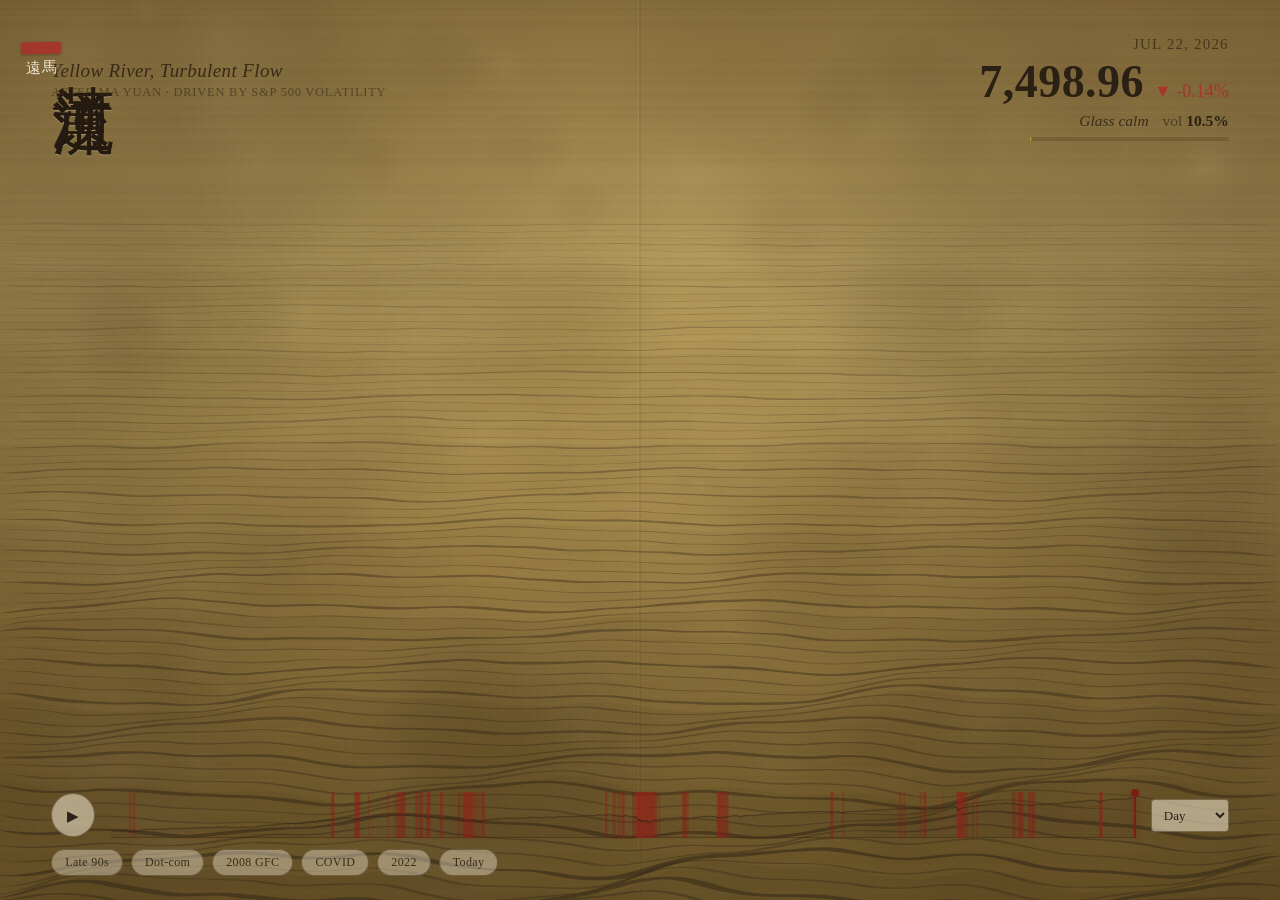
<file: ma-yuan-web/index.html>
<!DOCTYPE html>
<html lang="en">
<head>
<meta charset="utf-8">
<meta name="viewport" content="width=device-width, initial-scale=1">
<title>Yellow River, Turbulent Flow — Ma Yuan × S&P 500</title>
<link rel="stylesheet" href="css/style.css">
</head>
<body>
  <div id="stage">
    <canvas id="sea"></canvas>

    <!-- calligraphic title, top-left, over the open silk -->
    <div class="title">
      <div class="han">黃河逆流</div>
      <div class="seal">馬<br>遠</div>
      <div class="subtitle">Yellow River, Turbulent Flow</div>
      <div class="tagline">after Ma Yuan · driven by S&amp;P 500 volatility</div>
    </div>

    <!-- floating event caption -->
    <div id="event-label"></div>

    <!-- market readout -->
    <div class="readout">
      <div class="r-date" id="m-date">—</div>
      <div class="r-main">
        <span class="r-level" id="m-level">—</span>
        <span class="chg up" id="m-change">—</span>
      </div>
      <div class="r-sea">
        <span id="m-sea">—</span>
        <span class="r-vol">vol <b id="m-vol">—</b></span>
      </div>
      <div class="volgauge"><div id="vol-bar"></div></div>
    </div>

    <!-- transport / timeline -->
    <div class="transport">
      <button id="play" class="play" aria-label="Play">❚❚</button>
      <div class="timeline">
        <canvas id="spark"></canvas>
        <input id="scrub" type="range" value="0">
        <div id="playhead"></div>
      </div>
      <select id="gran" title="Data granularity — how much time each moment reflects">
        <option value="day" selected>Day</option>
        <option value="week">Week</option>
        <option value="month">Month</option>
        <option value="quarter">Quarter</option>
        <option value="year">Year</option>
      </select>
    </div>

    <div id="chips" class="chips"></div>
  </div>

  <script src="js/data.js"></script>
  <script src="js/waves.js"></script>
  <script src="js/app.js"></script>
</body>
</html>
</file>
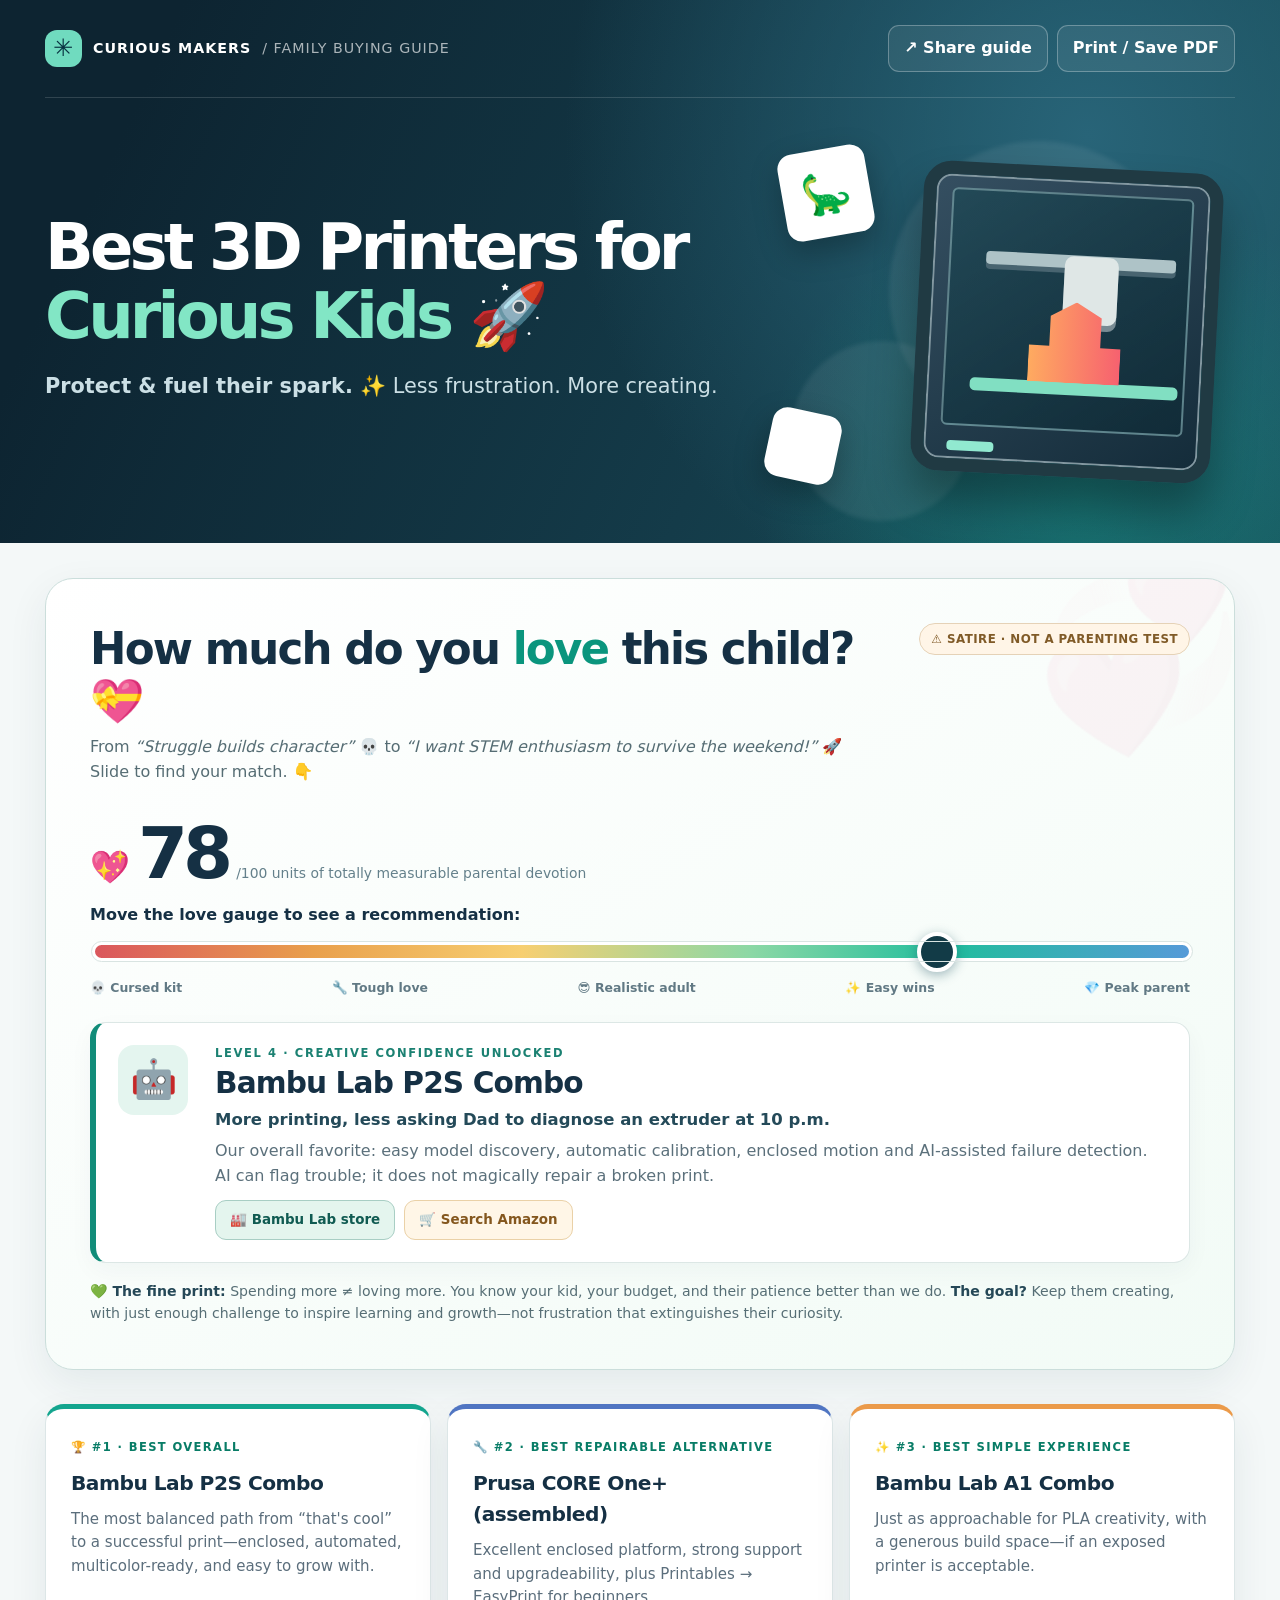
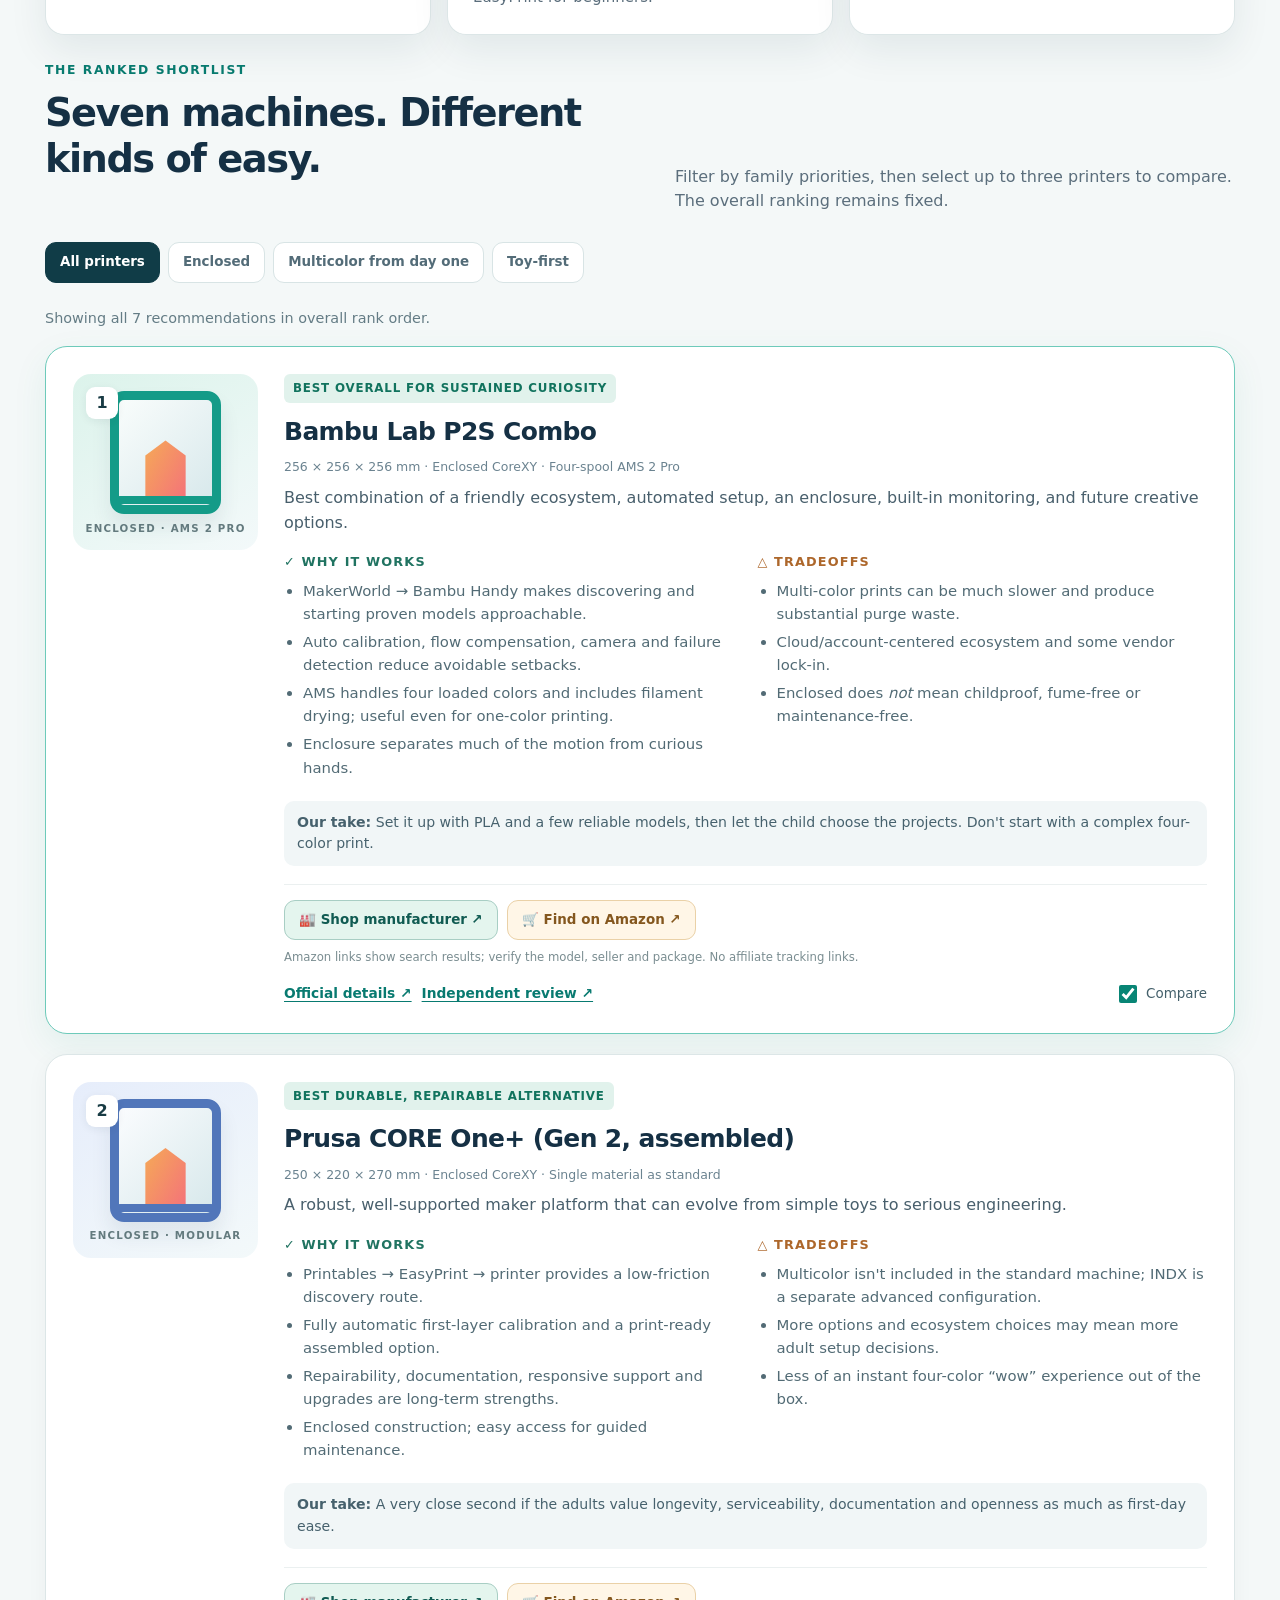
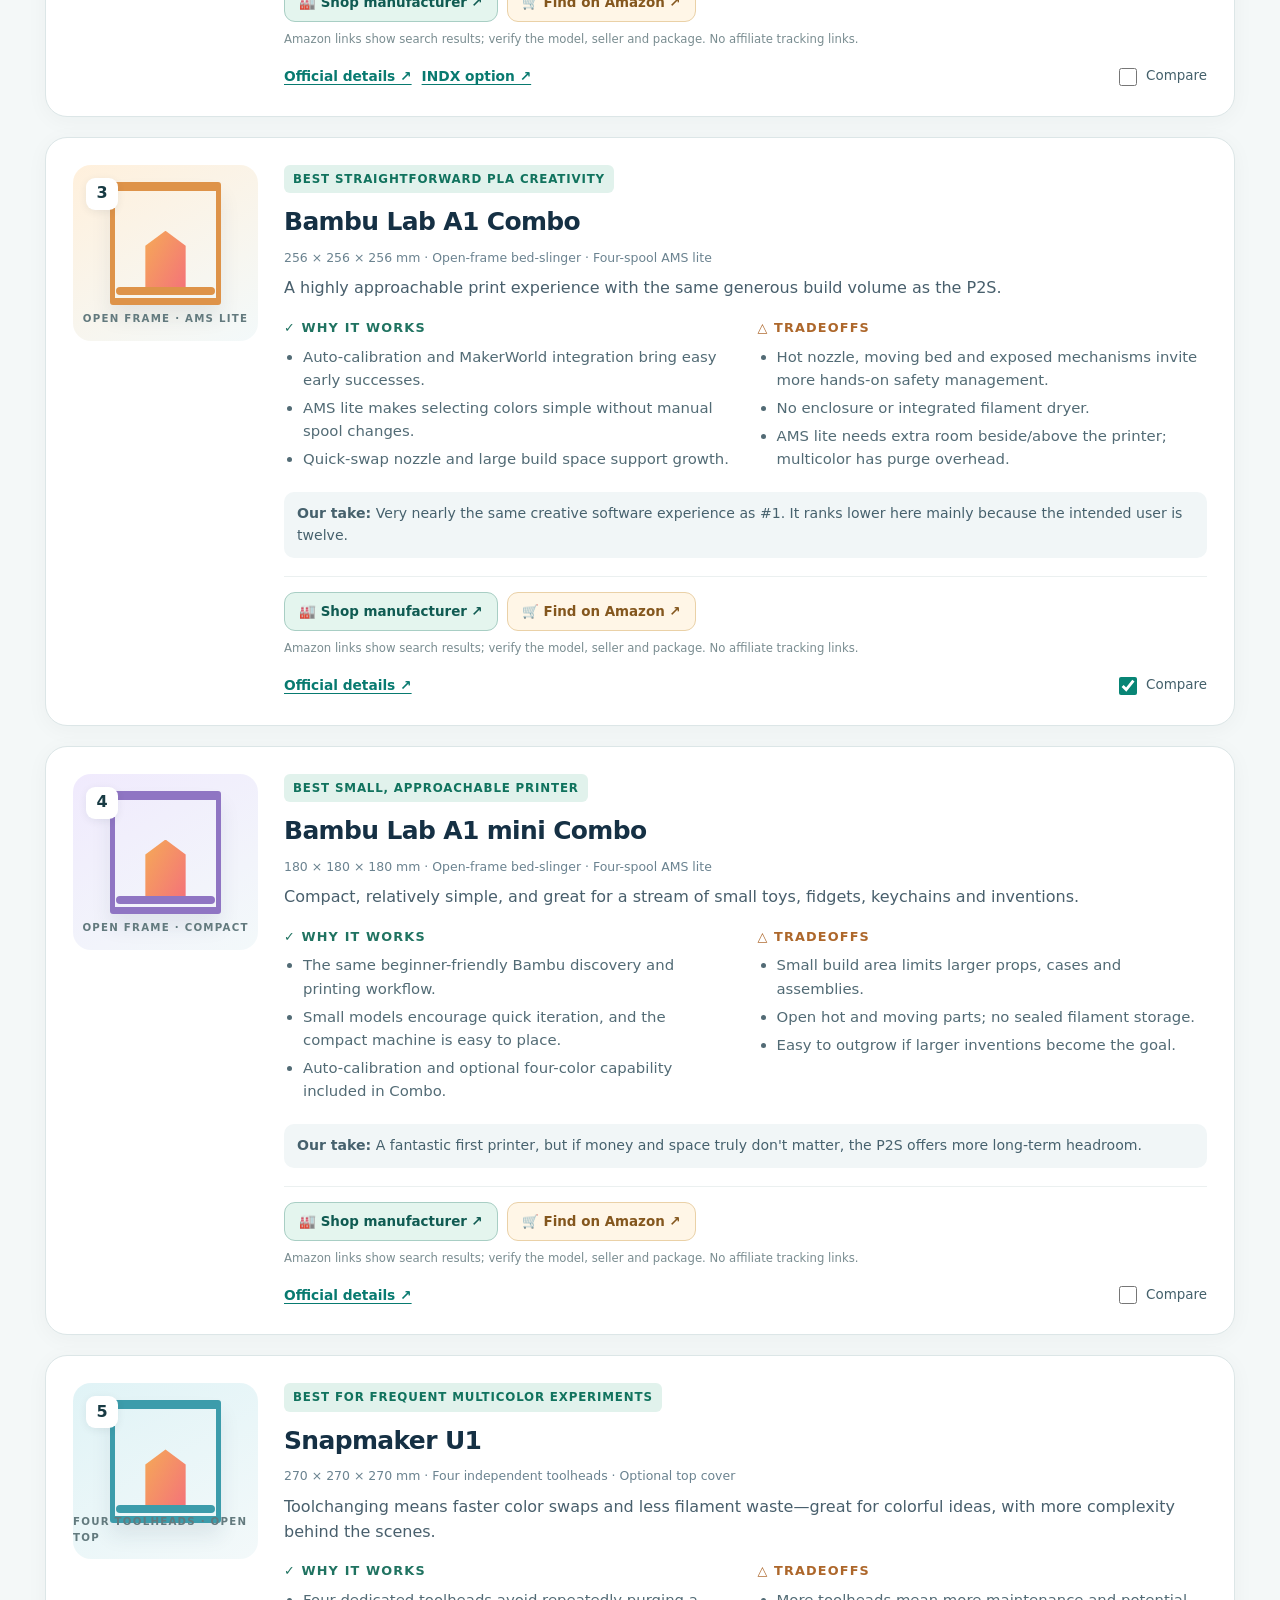
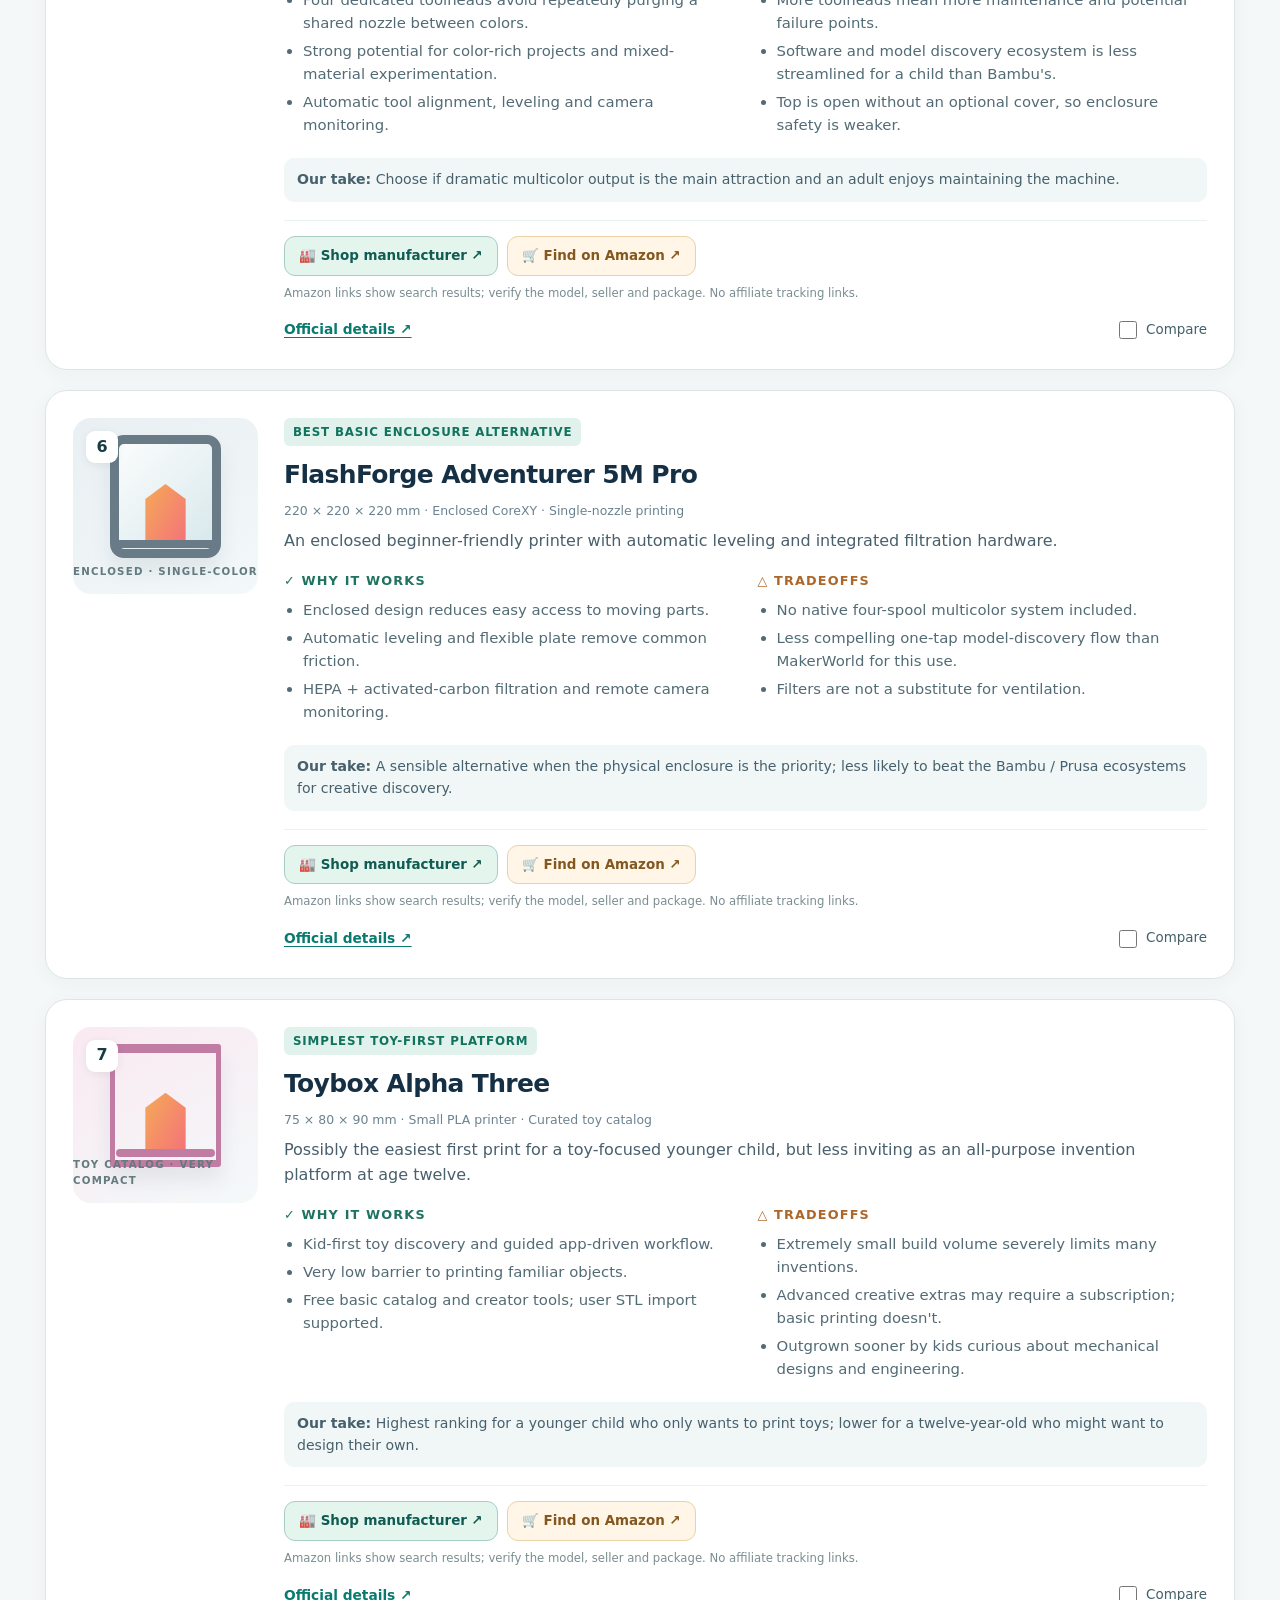
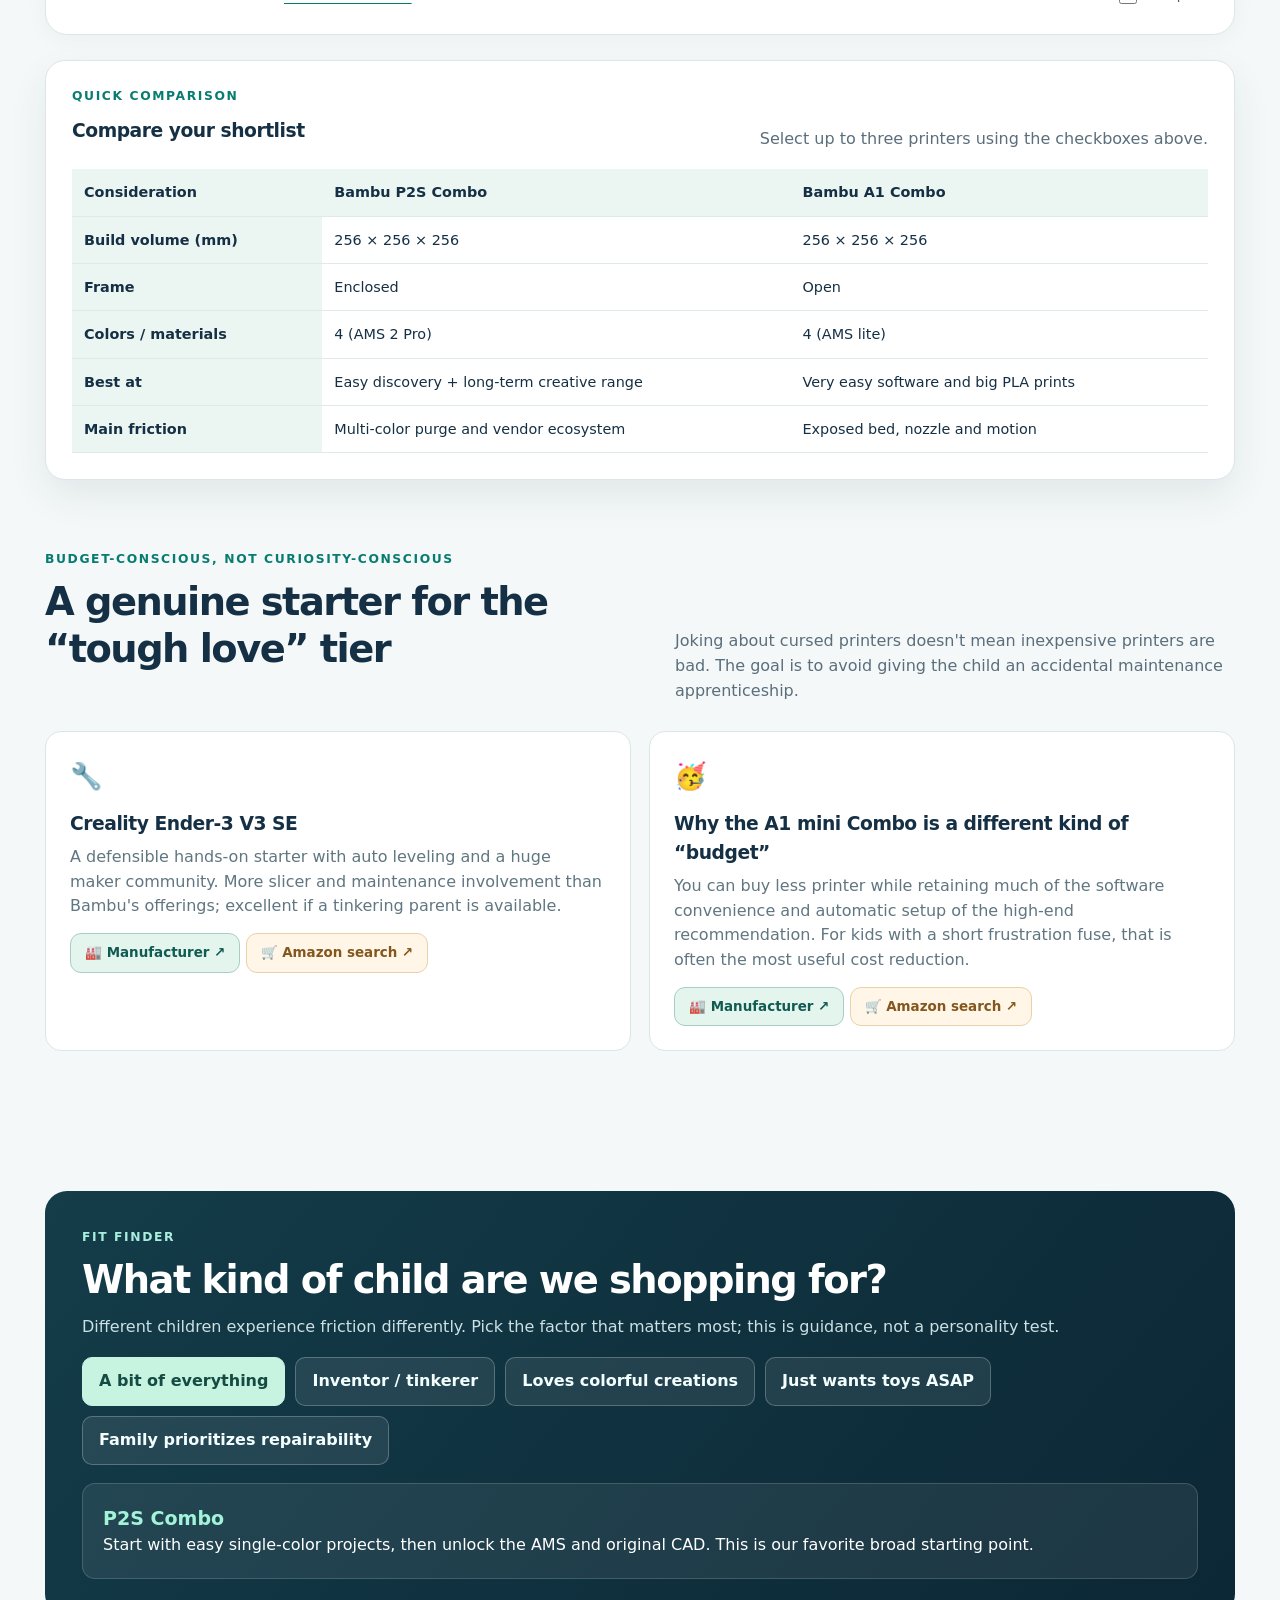
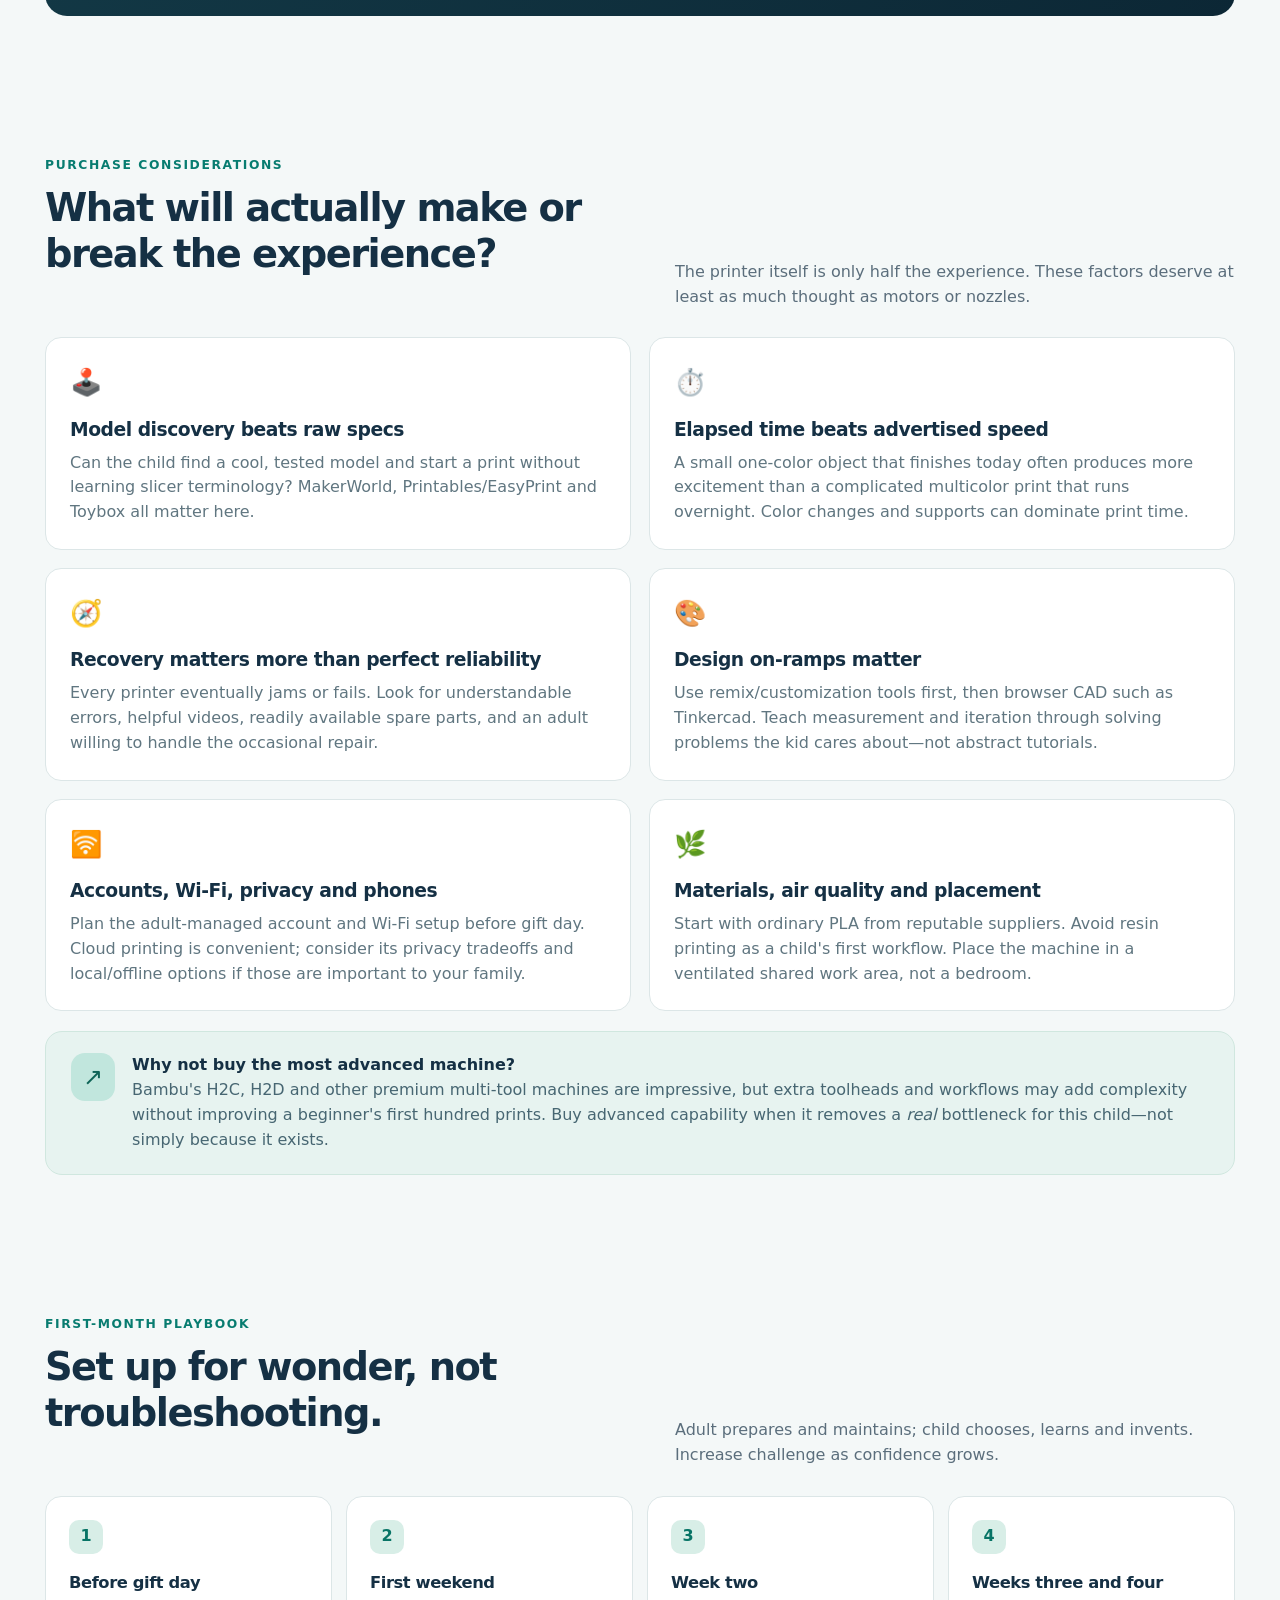
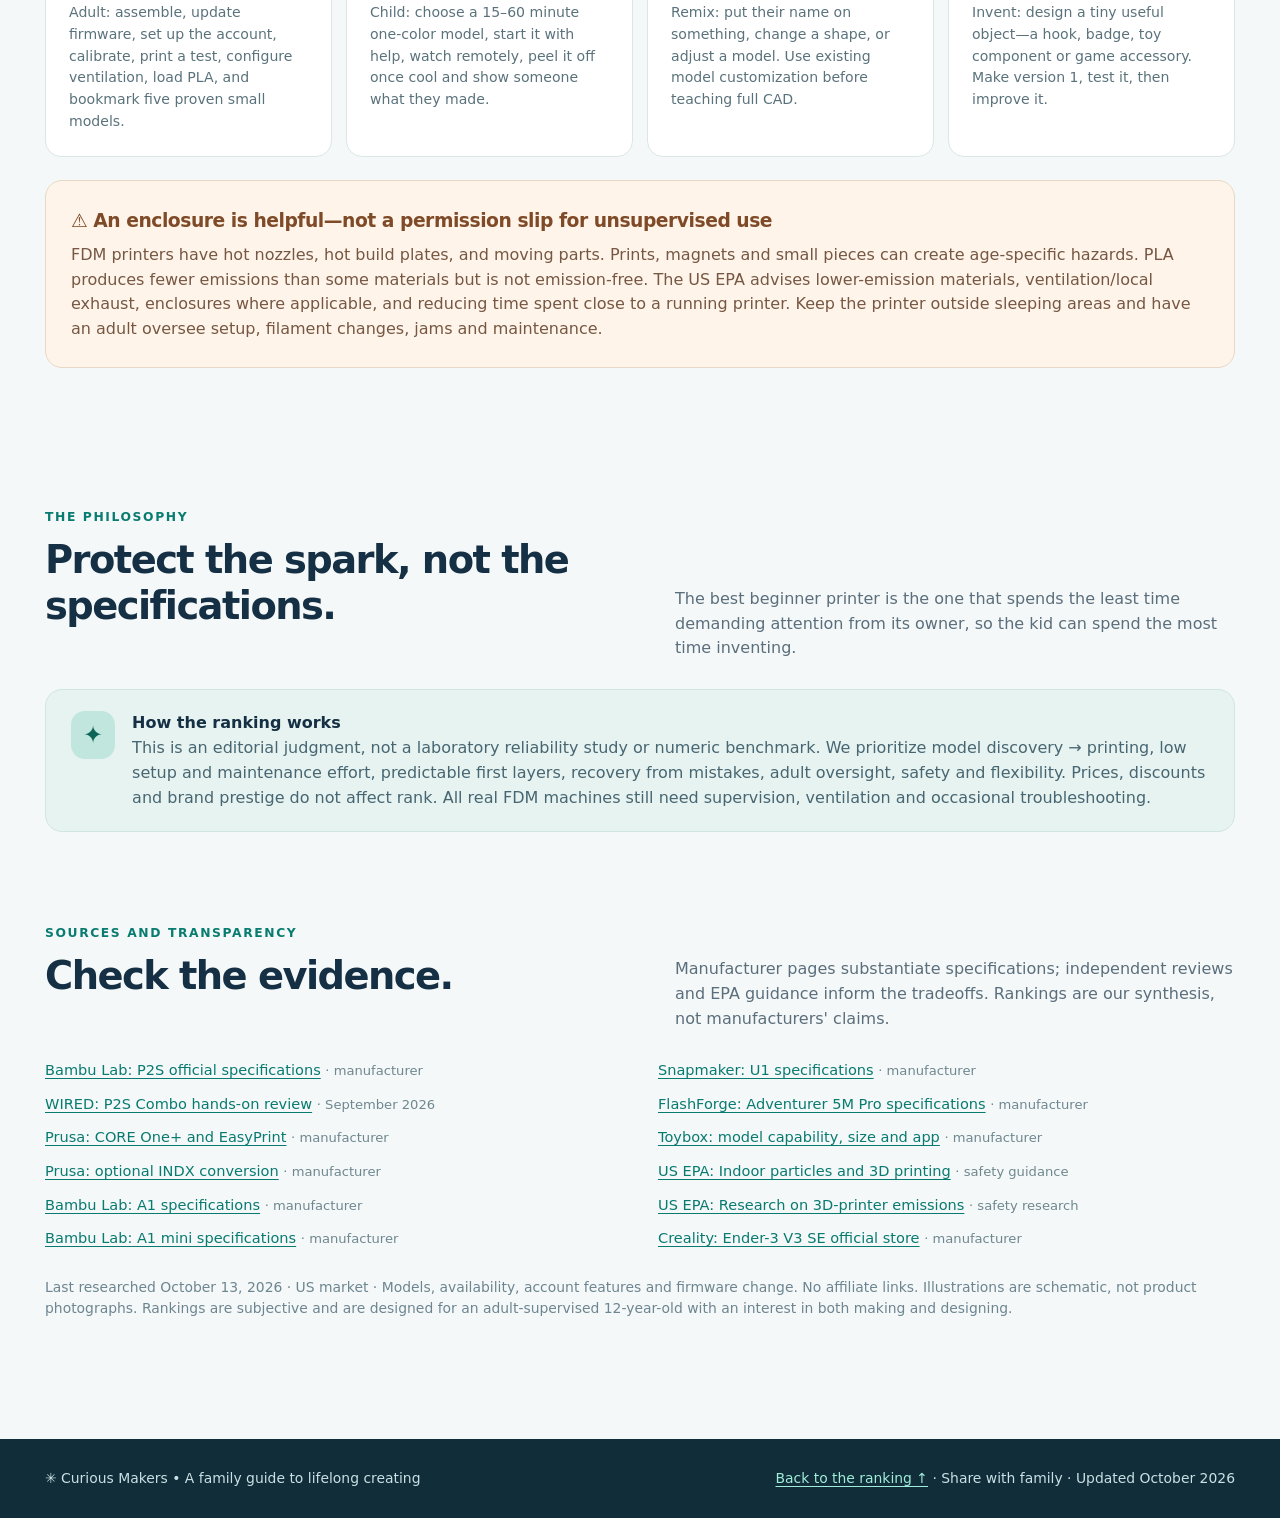
<file: guides/3d-printers-for-curious-kids/index.html>
<!doctype html>
<html lang="en">
<head>
<meta charset="utf-8">
<meta name="viewport" content="width=device-width, initial-scale=1">
<meta name="theme-color" content="#0d2431">
<meta name="description" content="A family-friendly, independently ranked guide to 3D printers that keep a curious 12-year-old creating. Price is intentionally excluded from the ranking.">
<title>Make the idea real • 3D printers for curious kids</title>
<style>
:root{--ink:#153044;--muted:#5b6e7c;--bg:#f4f8f8;--line:#dce6e7;--green:#087c66;--teal:#18b9aa;--orange:#f2a052;--blue:#436ac0;--shadow:0 16px 38px rgba(16,51,63,.08)}
*{box-sizing:border-box}html{scroll-behavior:smooth}body{margin:0;background:var(--bg);color:var(--ink);font:16px/1.55 system-ui,-apple-system,BlinkMacSystemFont,"Segoe UI",sans-serif}a{color:#087a70;text-underline-offset:3px}a:hover{color:#044e49}button,input{font:inherit}button{cursor:pointer}button:focus-visible,a:focus-visible,input:focus-visible{outline:3px solid #ebaa58;outline-offset:3px}h1,h2,h3,h4,p{margin-top:0}h1{font-size:clamp(2.35rem,5vw,4.65rem);letter-spacing:-.06em;line-height:1.07;margin-bottom:20px;max-width:980px}h2{font-size:clamp(1.75rem,3vw,2.45rem);letter-spacing:-.04em;line-height:1.2}h3{letter-spacing:-.025em}.wrap{width:min(1190px,calc(100% - 44px));margin:auto}.hero{background:radial-gradient(circle at 85% 25%,#286478 0,transparent 45%),linear-gradient(115deg,#0d2431 12%,#143b49 60%,#17535b);color:#fff;position:relative;overflow:hidden}.hero:after{content:"";position:absolute;right:-10%;bottom:-280px;width:650px;height:650px;background:radial-gradient(circle,#12b79b50,transparent 70%);pointer-events:none}.topbar{display:flex;justify-content:space-between;align-items:center;gap:14px;padding:25px 0;border-bottom:1px solid #ffffff25;position:relative;z-index:2}.brand{display:flex;align-items:center;gap:11px;font-size:.89rem;font-weight:800;letter-spacing:.07em;text-transform:uppercase}.brandmark{display:grid;place-items:center;background:#70dbbf;color:#093342;width:37px;height:37px;border-radius:12px;font-size:24px}.head-actions{display:flex;gap:9px;flex-wrap:wrap}.ghost,.primary,.secondary,.tab,.compare-button{border-radius:11px;border:1px solid transparent;padding:10px 15px;font-weight:750}.ghost{border-color:#ffffff48;background:#ffffff12;color:white}.ghost:hover{background:#ffffff24}.primary{background:#0d917a;color:white}.primary:hover{background:#0a735f}.secondary{background:#edf7f5;color:#0e7669;border-color:#b8e0d8}.secondary:hover{background:#d9f1eb}.hero-inner{display:grid;grid-template-columns:1.2fr .8fr;align-items:center;gap:48px;padding:43px 0 47px;position:relative;z-index:1}.eyebrow{font-weight:850;text-transform:uppercase;letter-spacing:.16em;font-size:.77rem;color:#80e4d0;margin-bottom:20px}.hero h1 em{font-style:normal;color:#82e6c5}.lede{font-size:clamp(1.05rem,1.8vw,1.3rem);color:#cbdfe5;max-width:730px;line-height:1.56}.hero-badges{display:flex;gap:9px;flex-wrap:wrap;margin-top:28px}.hero-badges span{display:inline-flex;align-items:center;border:1px solid #ffffff32;border-radius:100px;padding:7px 12px;color:#daebed;background:#ffffff0b;font-size:.83rem}.hero-art{position:relative;min-height:355px;isolation:isolate}.orb{position:absolute;border-radius:50%;background:#ffffff12;filter:blur(2px)}.orb.a{width:300px;height:300px;right:10%;top:0}.orb.b{width:180px;height:180px;bottom:-7%;left:3%}.device{position:absolute;top:26px;right:18px;width:300px;height:310px;border:13px solid #203a43;border-radius:28px;background:linear-gradient(145deg,#354f61,#142c3a);box-shadow:0 30px 45px #0005,inset 0 0 0 2px #8297a0;transform:rotate(3deg)}.device::before{content:"";position:absolute;inset:13px 16px 33px;border:2px solid #b5e1e273;border-radius:6px;background:linear-gradient(145deg,#1b4854aa,#102b37cc)}.device::after{content:"";position:absolute;bottom:8px;left:23px;background:#91e9d0;width:47px;height:10px;border-radius:4px}.rail{position:absolute;top:75px;left:53px;width:190px;height:13px;background:#aec3c7;border-radius:4px;box-shadow:0 5px 0 #486470}.head{position:absolute;left:132px;top:76px;width:54px;height:68px;border-radius:9px;background:#dfe7e6;box-shadow:0 6px 0 #788b93;z-index:2}.head::after{content:"";position:absolute;bottom:-13px;left:17px;border-left:11px solid transparent;border-right:11px solid transparent;border-top:16px solid #f2a451}.plate{position:absolute;bottom:69px;left:43px;width:208px;height:13px;border-radius:5px;background:#81dfc2;z-index:2}.model{position:absolute;left:95px;bottom:81px;width:102px;height:81px;clip-path:polygon(5% 100%,5% 55%,25% 55%,25% 18%,50% 0,75% 18%,75% 55%,95% 55%,95% 100%);background:linear-gradient(90deg,#ffaf5f,#f65d70);z-index:3}.sticker{position:absolute;display:grid;place-items:center;background:#fff;border-radius:15px;box-shadow:0 12px 30px #0004;transform:rotate(-10deg);font-size:40px;width:88px;height:88px}.sticker.star{top:8px;left:4px}.sticker.bolt{bottom:15px;left:-10px;transform:rotate(12deg);width:70px;height:70px;font-size:31px}.section{padding:70px 0}.section-head{display:flex;align-items:end;justify-content:space-between;gap:20px;margin-bottom:28px}.section-head p{max-width:560px;color:var(--muted);margin:0}.kicker{text-transform:uppercase;color:#087c70;font-weight:850;letter-spacing:.13em;font-size:.77rem;margin-bottom:10px}.top-picks{display:grid;grid-template-columns:repeat(3,1fr);gap:16px;margin-top:0;margin-bottom:10px;position:relative;z-index:3}.pick{background:white;border:1px solid var(--line);box-shadow:var(--shadow);border-radius:19px;padding:25px}.pick:first-child{border-top:5px solid #13a58e}.pick:nth-child(2){border-top:5px solid #5075c2}.pick:nth-child(3){border-top:5px solid #eb9a49}.pick .small{font-size:.72rem;font-weight:850;letter-spacing:.12em;text-transform:uppercase;color:var(--green)}.pick h3{font-size:1.26rem;margin:9px 0}.pick p{color:var(--muted);margin:0;font-size:.94rem}.method{background:#e7f3f0;border:1px solid #d0e7df;border-radius:17px;padding:21px 25px;display:flex;gap:17px;align-items:start;margin-top:24px}.method-icon{background:#c1e6dd;color:#0e6457;font-size:24px;line-height:1;padding:12px;border-radius:14px}.method p{margin:0;color:#476672}.controls{display:flex;flex-wrap:wrap;gap:8px;margin:0 0 24px}.tab{background:white;color:#536c78;border-color:#d8e4e5;font-size:.84rem;padding:9px 14px}.tab.active{background:#103c47;color:white;border-color:#103c47}.results-note{color:#647c85;font-size:.9rem;margin:0 0 17px}.cards{display:grid;gap:20px}.printer{display:grid;grid-template-columns:185px 1fr;gap:26px;align-items:start;background:#fff;border:1px solid #dce6e7;border-radius:22px;padding:27px;box-shadow:0 4px 22px rgba(16,51,63,.04)}.printer:first-child{border-color:#6dcaba;box-shadow:0 12px 35px #08866c14}.visual{min-height:176px;border-radius:18px;display:flex;align-items:center;justify-content:center;flex-direction:column;gap:8px;background:linear-gradient(150deg,var(--pale),#f3f9fa);position:relative;overflow:hidden}.visual:before{content:"";position:absolute;inset:17px 37px 36px;border:9px solid var(--accent);border-radius:14px;background:linear-gradient(135deg,#ffffffca,#d7e8eb);box-shadow:0 13px 20px #253e4d16}.visual.open:before{border-left:5px solid var(--accent);border-right:5px solid var(--accent);border-top:9px solid var(--accent);border-bottom:7px solid var(--accent);border-radius:3px;background:transparent}.visual .print-object{position:absolute;width:48px;height:60px;bottom:50px;left:50%;transform:translateX(-50%);background:linear-gradient(120deg,#f5ac55,#f46f7c);clip-path:polygon(50% 0,92% 25%,92% 100%,8% 100%,8% 25%)}.visual .print-bed{position:absolute;left:23%;right:23%;height:8px;background:var(--accent);bottom:46px;border-radius:8px}.visual .minilabel{position:absolute;bottom:14px;font-size:.64rem;font-weight:850;text-transform:uppercase;letter-spacing:.12em;color:#637a7e}.rank{position:absolute;left:13px;top:13px;font-size:1rem;font-weight:900;color:#183b44;background:white;width:32px;height:32px;display:grid;place-items:center;border-radius:9px;box-shadow:0 2px 9px #102b3712}.printer-head{display:flex;align-items:start;justify-content:space-between;gap:16px;flex-wrap:wrap}.printer h3{font-size:1.56rem;margin:0 0 6px}.label{display:inline-block;font-size:.74rem;font-weight:850;text-transform:uppercase;letter-spacing:.07em;padding:5px 9px;background:#e1f2ec;color:#11735e;border-radius:6px;margin-bottom:10px}.one-line{color:#485f6c;font-size:1rem;margin:9px 0 17px}.procon{display:grid;grid-template-columns:1fr 1fr;gap:24px}.procon h4{font-size:.8rem;text-transform:uppercase;letter-spacing:.09em;color:#207361;margin:0 0 8px}.procon .cons-title{color:#ad672b}.procon ul{margin:0;padding-left:19px;color:#526b75;font-size:.93rem}.procon li{margin:5px 0}.micro{margin:16px 0 0;background:#f1f6f7;border-radius:10px;padding:11px 13px;color:#46616d;font-size:.88rem}.tools{display:flex;gap:10px;flex-wrap:wrap;margin-top:17px;align-items:center}.textlink{font-size:.86rem;font-weight:700}.compare-check{font-size:.84rem;color:#44606b;display:flex;align-items:center;gap:6px;margin-left:auto}.compare-check input{accent-color:#088575;width:18px;height:18px}.specs{font-size:.78rem;color:#6b8390;margin:0}.compare-panel{margin-top:25px;background:#fff;border:1px solid var(--line);border-radius:20px;padding:26px;box-shadow:var(--shadow)}.compare-panel h3{margin-bottom:6px}.scroll-table{overflow:auto}.compare-table{border-collapse:collapse;width:100%;min-width:620px;font-size:.9rem;margin-top:18px}.compare-table th,.compare-table td{text-align:left;padding:12px;border-bottom:1px solid #e0e9e9;vertical-align:top}.compare-table th{background:#ebf5f2}.compare-empty{color:var(--muted);font-size:.92rem}.feature-grid{display:grid;grid-template-columns:repeat(2,1fr);gap:18px}.feature{background:white;border:1px solid var(--line);padding:24px;border-radius:16px}.feature .symbol{font-size:26px}.feature h3{margin:12px 0 7px}.feature p{color:#607680;margin:0}.quiz{background:linear-gradient(130deg,#143c49,#0c2735);padding:37px;border-radius:22px;color:white}.quiz h2{margin:0 0 11px}.quiz p{color:#cce1e4}.quiz-buttons{display:flex;flex-wrap:wrap;gap:10px;margin:18px 0}.quiz-buttons button{border:1px solid #ffffff3d;background:#ffffff15;color:#f3ffff;padding:11px 16px;border-radius:10px;font-weight:700}.quiz-buttons button.chosen{background:#c7f4e1;color:#154b42;border-color:#c7f4e1}.quiz-answer{background:#ffffff12;border:1px solid #ffffff28;border-radius:13px;padding:20px;margin-top:15px;color:white}.quiz-answer strong{color:#a3f3d9;font-size:1.19rem}.steps{display:grid;grid-template-columns:repeat(4,1fr);gap:14px}.step{background:white;padding:23px;border:1px solid var(--line);border-radius:16px}.step .n{display:grid;place-items:center;background:#d8eee7;color:#087466;width:34px;height:34px;border-radius:10px;font-weight:900;margin-bottom:16px}.step h3{font-size:1.02rem;margin:0 0 7px}.step p{font-size:.88rem;color:#5a727c;margin:0}.safety{background:#fff4e9;border:1px solid #e8d8c5;padding:25px;border-radius:17px}.safety h3{margin:0 0 8px;color:#7e4a27}.safety p{margin:0;color:#765743}.sources{columns:2;column-gap:36px;list-style:none;padding:0}.sources li{break-inside:avoid;margin:0 0 11px;font-size:.91rem}.sources span{color:#6f8790;font-size:.82rem}.footer{background:#102d39;color:#cae0e4;padding:29px 0;margin-top:35px;font-size:.87rem}.footer a{color:#a0edd9}.footer-row{display:flex;justify-content:space-between;gap:16px;flex-wrap:wrap}.print-only{display:none}
@media(max-width:900px){.topbar{display:none}.hero-inner{grid-template-columns:1fr;padding:40px 0 45px}.hero-art{display:none}.top-picks{grid-template-columns:1fr}.printer{grid-template-columns:150px 1fr;gap:18px}.steps{grid-template-columns:repeat(2,1fr)}}@media(max-width:660px){.wrap{width:min(100% - 28px,1190px)}.head-actions .ghost:nth-child(1){display:none}.hero-inner{padding:35px 0 40px}.hero h1{font-size:2.5rem}.section{padding:49px 0}.top-picks{margin-top:0}.section-head{display:block}.section-head p{margin-top:9px}.printer{display:block;padding:20px}.visual{min-height:138px;margin-bottom:18px}.visual:before{inset:12px 26% 28px}.visual .print-bed{bottom:33px}.visual .print-object{bottom:37px;width:41px;height:48px}.visual .minilabel{bottom:8px}.procon{grid-template-columns:1fr;gap:16px}.feature-grid,.steps{grid-template-columns:1fr}.sources{columns:1}.quiz{padding:25px}.compare-check{margin-left:0}}
@media print{body{background:white;color:black;font-size:11pt}.hero{background:white;color:black;padding:0}.hero h1 em,.eyebrow{color:black}.hero-inner{padding:12px 0}.lede{color:#333}.topbar,.head-actions,.hero-badges,.hero-art,.controls,.compare-panel,.quiz,.tools,.footer{display:none!important}.top-picks{margin-top:0;grid-template-columns:repeat(3,1fr)}.pick,.printer,.feature,.step{break-inside:avoid;box-shadow:none}.printer{grid-template-columns:110px 1fr;gap:15px;padding:14px}.visual{min-height:120px}.section{padding:23px 0}.wrap{width:100%}.feature-grid{grid-template-columns:repeat(2,1fr)}.steps{grid-template-columns:repeat(4,1fr)}.print-only{display:block}}

/* Playful family-first love gauge */
.love-section{padding-top:35px;padding-bottom:34px}
.love-stage{position:relative;background:linear-gradient(150deg,#fff,#f2fbf6);border:1px solid #cbdedb;box-shadow:0 14px 40px #123c4313;border-radius:28px;padding:clamp(21px,4vw,44px);overflow:hidden}
.love-stage:after{content:"💞";position:absolute;right:-17px;top:-60px;font-size:175px;opacity:.055;pointer-events:none;transform:rotate(-10deg)}
.love-heading{display:flex;justify-content:space-between;align-items:start;flex-wrap:wrap;gap:19px;position:relative;z-index:1}
.love-heading h2{max-width:770px;font-size:clamp(1.9rem,3.4vw,3.1rem);margin:0 0 8px}
.love-heading p{color:#566d74;margin:0;max-width:780px}
.satire{border:1px solid #e5d2b7;background:#fff5e7;color:#805b28;padding:6px 11px;border-radius:40px;font-size:.74rem;font-weight:850;letter-spacing:.04em;white-space:nowrap}
.love-reading{display:flex;align-items:baseline;gap:8px;margin:32px 0 11px;flex-wrap:wrap}
.love-reading strong{font-variant-numeric:tabular-nums;font-size:clamp(2.7rem,6vw,4.5rem);line-height:1;letter-spacing:-.07em}
.love-reading .love-emoji{font-size:2rem}
.love-reading span:last-child{font-size:.87rem;color:#64808b}
.love-range{-webkit-appearance:none;appearance:none;display:block;width:100%;height:19px;border-radius:50px;background:linear-gradient(90deg,#da575d 0%,#e9a04c 20%,#f7cf71 39%,#8bd8a5 60%,#21bd9d 78%,#569ad8 100%);border:3px solid white;outline:1px solid #d9e4e2;cursor:pointer}
.love-range::-webkit-slider-thumb{-webkit-appearance:none;appearance:none;border:4px solid white;width:40px;height:40px;border-radius:50%;background:#123b47;box-shadow:0 3px 12px #174d5d66;cursor:grab}
.love-range::-moz-range-thumb{border:4px solid white;width:32px;height:32px;border-radius:50%;background:#123b47;box-shadow:0 3px 12px #174d5d66;cursor:grab}
.love-range:focus-visible{outline:3px solid #174fbc;outline-offset:7px}
.love-ticks{display:flex;justify-content:space-between;gap:9px;margin:17px 0 24px;font-size:.78rem;color:#617984;font-weight:750}
.love-ticks span:last-child{text-align:right}
.love-output{display:grid;grid-template-columns:75px 1fr;gap:22px;background:#fff;border:1px solid #dce7e5;border-left:6px solid #188f7f;box-shadow:0 8px 25px #1839410a;border-radius:16px;padding:22px;align-items:start;position:relative;z-index:1}
.love-buddy{display:grid;place-items:center;background:#e4f5ef;border-radius:16px;width:70px;height:70px;font-size:38px}
.love-level{font-size:.72rem;letter-spacing:.14em;text-transform:uppercase;color:#1b8172;font-weight:900;margin-bottom:4px}
.love-product{font-size:clamp(1.35rem,2.5vw,1.85rem);letter-spacing:-.03em;font-weight:850;line-height:1.18;margin:0 0 6px}
.love-zinger{font-size:1.03rem;font-weight:700;color:#244a59;margin:0 0 6px}
.love-explain{color:#5b707b;margin-bottom:12px}
.love-links{display:flex;gap:9px;flex-wrap:wrap}
.love-links a,.shop-link{display:inline-flex;align-items:center;justify-content:center;gap:6px;text-decoration:none;border-radius:11px;padding:10px 14px;font-size:.84rem;font-weight:800;border:1px solid #a8cec4;background:#e4f5ee;color:#105b52;line-height:1.3}
.love-links a:nth-child(2),.shop-link.amazon{background:#fff6e7;color:#84571e;border-color:#ead1a7}
.love-links a:hover,.shop-link:hover{filter:brightness(.97)}
.love-note{margin:17px 0 0;color:#566e75;line-height:1.6;font-size:.88rem}
.love-note strong{color:#254857}
.shops{display:flex;align-items:center;gap:9px;flex-wrap:wrap;margin-top:18px;padding:15px 0 0;border-top:1px solid #ebf0f0}
.shops small{font-size:.73rem;line-height:1.4;color:#7a8d91;flex-basis:100%}
@media(max-width:660px){.love-section{padding-top:36px}.love-stage{border-radius:19px}.love-output{grid-template-columns:1fr;gap:8px}.love-buddy{width:54px;height:54px;font-size:30px}.love-ticks{font-size:.66rem}.love-links a,.shop-link{flex:1}.love-reading{margin-top:27px}}
@media print{.love-section{padding:18px 0}.love-stage{box-shadow:none}.love-range{height:12px}.love-ticks{margin:8px 0 14px}.love-output{padding:12px}.love-links,.shops{display:none!important}}

/* Compact layouts: retain generous tap targets while shortening scroll on phones. */
@media(max-width:660px){
  body{font-size:.94rem;line-height:1.46}
  .wrap{width:calc(100% - 26px)}
  .hero-inner{padding:20px 0 23px}
  .hero h1{font-size:clamp(1.8rem,7.2vw,2.35rem);line-height:1.09;margin-bottom:9px}
  .hero .lede{font-size:.91rem;line-height:1.4;margin:0;max-width:100%;letter-spacing:-.008em}
  .love-section{padding-top:19px;padding-bottom:23px}
  .love-stage{padding:16px;border-radius:16px}
  .love-heading{gap:8px}
  .love-heading h2{font-size:clamp(1.5rem,6.2vw,1.9rem);line-height:1.17;margin-bottom:7px}
  .love-heading p{font-size:.89rem;line-height:1.45}
  .satire{font-size:.63rem;padding:4px 8px}
  .love-reading{margin:17px 0 11px;gap:6px}
  .love-reading strong{font-size:2.45rem}
  .love-reading .love-emoji{font-size:1.6rem}
  .love-reading span:last-child{font-size:.76rem}
  .love-stage label[for="love-slider"]{font-size:.85rem;margin-bottom:11px!important}
  .love-ticks{font-size:.6rem;margin:14px 0 17px;gap:5px}
  .love-output{padding:14px;gap:9px;border-radius:12px}
  .love-buddy{width:46px;height:46px;font-size:26px;border-radius:11px}
  .love-level{font-size:.65rem;letter-spacing:.09em}
  .love-product{font-size:1.26rem}
  .love-zinger{font-size:.92rem;margin-bottom:6px}
  .love-explain{font-size:.87rem;line-height:1.45;margin-bottom:9px}
  .love-links{gap:7px}
  .love-links a,.shop-link{min-height:42px;padding:10px 9px;font-size:.77rem}
  .love-note{font-size:.82rem;line-height:1.46;margin-top:12px}
  .top-picks{gap:10px;margin-bottom:0}
  .pick{padding:16px;border-radius:14px}
  .pick h3{font-size:1.12rem;margin:6px 0}
  .pick p{font-size:.87rem;line-height:1.45}
  .section{padding:32px 0}
  .section h2{font-size:clamp(1.5rem,6vw,1.95rem);line-height:1.16}
  .section-head{margin-bottom:17px}
  .section-head p{font-size:.89rem;line-height:1.46;margin-top:6px}
  .kicker{font-size:.7rem;margin-bottom:7px}
  .method{padding:15px;gap:10px;border-radius:13px}
  .method-icon{font-size:19px;padding:8px;border-radius:9px}
  .method p{font-size:.86rem;line-height:1.44}
  .controls{gap:6px;margin-bottom:15px}
  .tab{padding:9px 11px;font-size:.77rem;min-height:40px}
  .printer{padding:16px;border-radius:15px}
  .printer h3{font-size:1.3rem}
  .printer .one-line{font-size:.9rem;margin:9px 0 13px}
  .printer .procon ul{font-size:.86rem}
  .printer .procon li{margin:4px 0}
  .visual{margin-bottom:13px}
  .micro{font-size:.84rem;margin-top:12px;padding:9px 11px}
  .tools{margin-top:12px}
  .shops{margin-top:13px;padding-top:12px;gap:7px}
  .feature-grid,.steps{gap:11px}
  .feature,.step{padding:16px;border-radius:13px}
  .feature h3{margin:7px 0 5px}
  .feature p,.step p{font-size:.87rem}
  .compare-panel{padding:16px;border-radius:14px}
  .quiz{padding:19px;border-radius:16px}
  .quiz h2{font-size:1.6rem}
  .quiz-buttons{gap:7px;margin:13px 0}
  .quiz-buttons button{padding:10px 12px;font-size:.85rem}
  .quiz-answer{padding:13px}
  .safety{padding:17px}
  .footer{padding:20px 0;margin-top:14px}
}
</style>
</head>
<body>
<header class="hero">
  <div class="wrap">
    <div class="topbar"><div class="brand"><span class="brandmark">✳</span> Curious Makers <span style="font-weight:400;opacity:.65">/ family buying guide</span></div><div class="head-actions"><button class="ghost" id="share" type="button">↗ Share guide</button><button class="ghost" onclick="window.print()" type="button">Print / Save PDF</button></div></div>
    <div class="hero-inner">
      <div><h1>Best 3D Printers for <em>Curious Kids 🚀</em></h1><p class="lede"><strong>Protect &amp; fuel their spark. ✨</strong> Less frustration. More creating.</p></div>
      <div class="hero-art" aria-hidden="true"><div class="orb a"></div><div class="orb b"></div><div class="device"><div class="rail"></div><div class="head"></div><div class="plate"></div><div class="model"></div></div><div class="sticker star">🦕</div><div class="sticker bolt">⚙️</div></div>
    </div>
  </div>
</header>
<main>

  
  <section class="wrap love-section" id="love-meter">
    <div class="love-stage">
      <div class="love-heading">
        <div>
          <h2>How much do you <span style="color:#0a957d">love</span> this child? 💝</h2>
          <p>From <em>“Struggle builds character”</em> 💀 to <em>“I want STEM enthusiasm to survive the weekend!”</em> 🚀 Slide to find your match. 👇</p>
        </div>
        <span class="satire">⚠ SATIRE · NOT A PARENTING TEST</span>
      </div>
      <div class="love-reading" aria-live="off"><span class="love-emoji" id="love-emoji">💖</span><strong id="love-value">78</strong><span>/100 units of totally measurable parental devotion</span></div>
      <label for="love-slider" style="display:block;font-weight:800;margin-bottom:14px">Move the love gauge to see a recommendation:</label>
      <input class="love-range" id="love-slider" type="range" min="0" max="100" value="78" step="1" aria-describedby="love-caveat love-recommendation">
      <div class="love-ticks" aria-hidden="true"><span>💀 Cursed kit</span><span>🔧 Tough love</span><span>😎 Realistic adult</span><span>✨ Easy wins</span><span>💎 Peak parent</span></div>
      <div class="love-output" id="love-recommendation" aria-live="polite" aria-atomic="true">
        <div class="love-buddy" id="love-buddy">🤖</div>
        <div><div class="love-level" id="love-tier">LEVEL 5 · CREATIVE CONFIDENCE UNLOCKED</div>
          <div class="love-product" id="love-printer">Bambu Lab P2S Combo</div>
          <p class="love-zinger" id="love-joke">More printing, less asking Dad to diagnose an extruder at 10 p.m.</p>
          <p class="love-explain" id="love-description">Automatic setup, helpful monitoring and an enclosed design make early successes easier. It doesn't guarantee perfection or replace adult supervision.</p>
          <div class="love-links"><a id="love-maker" href="https://us.store.bambulab.com/products/p2s" target="_blank" rel="noopener noreferrer">🏭 Manufacturer</a><a id="love-amazon" href="https://www.amazon.com/s?k=Bambu+Lab+P2S+Combo+3D+printer" target="_blank" rel="noopener noreferrer">🛒 Search Amazon</a></div>
        </div>
      </div>
      <p class="love-note" id="love-caveat">💚 <strong>The fine print:</strong> Spending more ≠ loving more. You know your kid, your budget, and their patience better than we do. <strong>The goal?</strong> Keep them creating, with just enough challenge to inspire learning and growth—not frustration that extinguishes their curiosity.</p>
    </div>
  </section>
  <div class="wrap top-picks" aria-label="Top recommendations">
    <div class="pick"><span class="small">🏆 #1 · best overall</span><h3>Bambu Lab P2S Combo</h3><p>The most balanced path from “that's cool” to a successful print—enclosed, automated, multicolor-ready, and easy to grow with.</p></div>
    <div class="pick"><span class="small">🔧 #2 · best repairable alternative</span><h3>Prusa CORE One+ (assembled)</h3><p>Excellent enclosed platform, strong support and upgradeability, plus Printables → EasyPrint for beginners.</p></div>
    <div class="pick"><span class="small">✨ #3 · best simple experience</span><h3>Bambu Lab A1 Combo</h3><p>Just as approachable for PLA creativity, with a generous build space—if an exposed printer is acceptable.</p></div>
  </div>


  <section class="wrap section" id="ranking" style="padding-top:16px">
    <div class="section-head"><div><div class="kicker">The ranked shortlist</div><h2>Seven machines. Different kinds of easy.</h2></div><p>Filter by family priorities, then select up to three printers to compare. The overall ranking remains fixed.</p></div>
    <div class="controls" role="group" aria-label="Filter printers"><button class="tab active" data-filter="all" aria-pressed="true">All printers</button><button class="tab" data-filter="enclosed" aria-pressed="false">Enclosed</button><button class="tab" data-filter="multicolor" aria-pressed="false">Multicolor from day one</button><button class="tab" data-filter="toy" aria-pressed="false">Toy-first</button></div>
    <div class="results-note" id="results">Showing all 7 recommendations in overall rank order.</div>
    <div class="cards">
      <article class="printer" data-tags="enclosed multicolor" data-key="p2s" style="--accent:#149b88;--pale:#dcf3eb">
        <div class="visual"><span class="rank">1</span><span class="print-object"></span><span class="print-bed"></span><span class="minilabel">Enclosed · AMS 2 Pro</span></div>
        <div><div class="printer-head"><div><span class="label">Best overall for sustained curiosity</span><h3>Bambu Lab P2S Combo</h3><p class="specs">256 × 256 × 256 mm · Enclosed CoreXY · Four-spool AMS 2 Pro</p></div></div>
        <p class="one-line">Best combination of a friendly ecosystem, automated setup, an enclosure, built-in monitoring, and future creative options.</p>
        <div class="procon"><div><h4>✓ Why it works</h4><ul><li>MakerWorld → Bambu Handy makes discovering and starting proven models approachable.</li><li>Auto calibration, flow compensation, camera and failure detection reduce avoidable setbacks.</li><li>AMS handles four loaded colors and includes filament drying; useful even for one-color printing.</li><li>Enclosure separates much of the motion from curious hands.</li></ul></div><div><h4 class="cons-title">△ Tradeoffs</h4><ul><li>Multi-color prints can be much slower and produce substantial purge waste.</li><li>Cloud/account-centered ecosystem and some vendor lock-in.</li><li>Enclosed does <em>not</em> mean childproof, fume-free or maintenance-free.</li></ul></div></div>
        <p class="micro"><b>Our take:</b> Set it up with PLA and a few reliable models, then let the child choose the projects. Don't start with a complex four-color print.</p>
        <div class="shops" data-shop="p2s"><a class="shop-link" href="https://us.store.bambulab.com/products/p2s" target="_blank" rel="noopener noreferrer">🏭 Shop manufacturer ↗</a><a class="shop-link amazon" href="https://www.amazon.com/s?k=Bambu%20Lab%20P2S%20Combo%203D%20Printer" target="_blank" rel="noopener noreferrer">🛒 Find on Amazon ↗</a><small>Amazon links show search results; verify the model, seller and package. No affiliate tracking links.</small></div><div class="tools"><a class="textlink" target="_blank" rel="noopener noreferrer" href="https://bambulab.com/en-us/p2s">Official details ↗</a><a class="textlink" target="_blank" rel="noopener noreferrer" href="https://www.wired.com/review/bambu-p2s-combo-3d-printer">Independent review ↗</a><label class="compare-check"><input type="checkbox" data-select="p2s" checked> Compare</label></div></div>
      </article>
      <article class="printer" data-tags="enclosed" data-key="prusa" style="--accent:#5176ba;--pale:#e6edfb">
        <div class="visual"><span class="rank">2</span><span class="print-object"></span><span class="print-bed"></span><span class="minilabel">Enclosed · modular</span></div>
        <div><span class="label">Best durable, repairable alternative</span><h3>Prusa CORE One+ (Gen 2, assembled)</h3><p class="specs">250 × 220 × 270 mm · Enclosed CoreXY · Single material as standard</p>
        <p class="one-line">A robust, well-supported maker platform that can evolve from simple toys to serious engineering.</p>
        <div class="procon"><div><h4>✓ Why it works</h4><ul><li>Printables → EasyPrint → printer provides a low-friction discovery route.</li><li>Fully automatic first-layer calibration and a print-ready assembled option.</li><li>Repairability, documentation, responsive support and upgrades are long-term strengths.</li><li>Enclosed construction; easy access for guided maintenance.</li></ul></div><div><h4 class="cons-title">△ Tradeoffs</h4><ul><li>Multicolor isn't included in the standard machine; INDX is a separate advanced configuration.</li><li>More options and ecosystem choices may mean more adult setup decisions.</li><li>Less of an instant four-color “wow” experience out of the box.</li></ul></div></div>
        <p class="micro"><b>Our take:</b> A very close second if the adults value longevity, serviceability, documentation and openness as much as first-day ease.</p>
        <div class="shops" data-shop="prusa"><a class="shop-link" href="https://www.prusa3d.com/product/prusa-core-one/" target="_blank" rel="noopener noreferrer">🏭 Shop manufacturer ↗</a><a class="shop-link amazon" href="https://www.amazon.com/s?k=Prusa%20CORE%20One%20Plus%203D%20printer%20assembled" target="_blank" rel="noopener noreferrer">🛒 Find on Amazon ↗</a><small>Amazon links show search results; verify the model, seller and package. No affiliate tracking links.</small></div><div class="tools"><a class="textlink" target="_blank" rel="noopener noreferrer" href="https://www.prusa3d.com/p/core-one-plus/">Official details ↗</a><a class="textlink" target="_blank" rel="noopener noreferrer" href="https://www.prusa3d.com/p/bondtech-indx">INDX option ↗</a><label class="compare-check"><input type="checkbox" data-select="prusa"> Compare</label></div></div>
      </article>
      <article class="printer" data-tags="multicolor" data-key="a1" style="--accent:#de9349;--pale:#fff0dc">
        <div class="visual open"><span class="rank">3</span><span class="print-object"></span><span class="print-bed"></span><span class="minilabel">Open frame · AMS lite</span></div>
        <div><span class="label">Best straightforward PLA creativity</span><h3>Bambu Lab A1 Combo</h3><p class="specs">256 × 256 × 256 mm · Open-frame bed-slinger · Four-spool AMS lite</p>
        <p class="one-line">A highly approachable print experience with the same generous build volume as the P2S.</p>
        <div class="procon"><div><h4>✓ Why it works</h4><ul><li>Auto-calibration and MakerWorld integration bring easy early successes.</li><li>AMS lite makes selecting colors simple without manual spool changes.</li><li>Quick-swap nozzle and large build space support growth.</li></ul></div><div><h4 class="cons-title">△ Tradeoffs</h4><ul><li>Hot nozzle, moving bed and exposed mechanisms invite more hands-on safety management.</li><li>No enclosure or integrated filament dryer.</li><li>AMS lite needs extra room beside/above the printer; multicolor has purge overhead.</li></ul></div></div>
        <p class="micro"><b>Our take:</b> Very nearly the same creative software experience as #1. It ranks lower here mainly because the intended user is twelve.</p>
        <div class="shops" data-shop="a1"><a class="shop-link" href="https://us.store.bambulab.com/products/a1" target="_blank" rel="noopener noreferrer">🏭 Shop manufacturer ↗</a><a class="shop-link amazon" href="https://www.amazon.com/s?k=Bambu%20Lab%20A1%20Combo%203D%20Printer" target="_blank" rel="noopener noreferrer">🛒 Find on Amazon ↗</a><small>Amazon links show search results; verify the model, seller and package. No affiliate tracking links.</small></div><div class="tools"><a class="textlink" target="_blank" rel="noopener noreferrer" href="https://us.store.bambulab.com/products/a1">Official details ↗</a><label class="compare-check"><input type="checkbox" data-select="a1" checked> Compare</label></div></div>
      </article>
      <article class="printer" data-tags="multicolor" data-key="mini" style="--accent:#8f75c3;--pale:#f0eafd">
        <div class="visual open"><span class="rank">4</span><span class="print-object"></span><span class="print-bed"></span><span class="minilabel">Open frame · compact</span></div>
        <div><span class="label">Best small, approachable printer</span><h3>Bambu Lab A1 mini Combo</h3><p class="specs">180 × 180 × 180 mm · Open-frame bed-slinger · Four-spool AMS lite</p>
        <p class="one-line">Compact, relatively simple, and great for a stream of small toys, fidgets, keychains and inventions.</p>
        <div class="procon"><div><h4>✓ Why it works</h4><ul><li>The same beginner-friendly Bambu discovery and printing workflow.</li><li>Small models encourage quick iteration, and the compact machine is easy to place.</li><li>Auto-calibration and optional four-color capability included in Combo.</li></ul></div><div><h4 class="cons-title">△ Tradeoffs</h4><ul><li>Small build area limits larger props, cases and assemblies.</li><li>Open hot and moving parts; no sealed filament storage.</li><li>Easy to outgrow if larger inventions become the goal.</li></ul></div></div>
        <p class="micro"><b>Our take:</b> A fantastic first printer, but if money and space truly don't matter, the P2S offers more long-term headroom.</p>
        <div class="shops" data-shop="mini"><a class="shop-link" href="https://us.store.bambulab.com/products/a1-mini" target="_blank" rel="noopener noreferrer">🏭 Shop manufacturer ↗</a><a class="shop-link amazon" href="https://www.amazon.com/s?k=Bambu%20Lab%20A1%20mini%20Combo%203D%20Printer" target="_blank" rel="noopener noreferrer">🛒 Find on Amazon ↗</a><small>Amazon links show search results; verify the model, seller and package. No affiliate tracking links.</small></div><div class="tools"><a class="textlink" target="_blank" rel="noopener noreferrer" href="https://us.store.bambulab.com/products/a1-mini">Official details ↗</a><label class="compare-check"><input type="checkbox" data-select="mini"> Compare</label></div></div>
      </article>
      <article class="printer" data-tags="multicolor" data-key="u1" style="--accent:#3c9cab;--pale:#e0f3f6">
        <div class="visual open"><span class="rank">5</span><span class="print-object"></span><span class="print-bed"></span><span class="minilabel">Four toolheads · open top</span></div>
        <div><span class="label">Best for frequent multicolor experiments</span><h3>Snapmaker U1</h3><p class="specs">270 × 270 × 270 mm · Four independent toolheads · Optional top cover</p>
        <p class="one-line">Toolchanging means faster color swaps and less filament waste—great for colorful ideas, with more complexity behind the scenes.</p>
        <div class="procon"><div><h4>✓ Why it works</h4><ul><li>Four dedicated toolheads avoid repeatedly purging a shared nozzle between colors.</li><li>Strong potential for color-rich projects and mixed-material experimentation.</li><li>Automatic tool alignment, leveling and camera monitoring.</li></ul></div><div><h4 class="cons-title">△ Tradeoffs</h4><ul><li>More toolheads mean more maintenance and potential failure points.</li><li>Software and model discovery ecosystem is less streamlined for a child than Bambu's.</li><li>Top is open without an optional cover, so enclosure safety is weaker.</li></ul></div></div>
        <p class="micro"><b>Our take:</b> Choose if dramatic multicolor output is the main attraction and an adult enjoys maintaining the machine.</p>
        <div class="shops" data-shop="u1"><a class="shop-link" href="https://us.snapmaker.com/" target="_blank" rel="noopener noreferrer">🏭 Shop manufacturer ↗</a><a class="shop-link amazon" href="https://www.amazon.com/s?k=Snapmaker%20U1%203D%20Printer" target="_blank" rel="noopener noreferrer">🛒 Find on Amazon ↗</a><small>Amazon links show search results; verify the model, seller and package. No affiliate tracking links.</small></div><div class="tools"><a class="textlink" target="_blank" rel="noopener noreferrer" href="https://www.snapmaker.com/snapmaker-u1">Official details ↗</a><label class="compare-check"><input type="checkbox" data-select="u1"> Compare</label></div></div>
      </article>
      <article class="printer" data-tags="enclosed" data-key="flash" style="--accent:#687b87;--pale:#e9eff2">
        <div class="visual"><span class="rank">6</span><span class="print-object"></span><span class="print-bed"></span><span class="minilabel">Enclosed · single-color</span></div>
        <div><span class="label">Best basic enclosure alternative</span><h3>FlashForge Adventurer 5M Pro</h3><p class="specs">220 × 220 × 220 mm · Enclosed CoreXY · Single-nozzle printing</p>
        <p class="one-line">An enclosed beginner-friendly printer with automatic leveling and integrated filtration hardware.</p>
        <div class="procon"><div><h4>✓ Why it works</h4><ul><li>Enclosed design reduces easy access to moving parts.</li><li>Automatic leveling and flexible plate remove common friction.</li><li>HEPA + activated-carbon filtration and remote camera monitoring.</li></ul></div><div><h4 class="cons-title">△ Tradeoffs</h4><ul><li>No native four-spool multicolor system included.</li><li>Less compelling one-tap model-discovery flow than MakerWorld for this use.</li><li>Filters are not a substitute for ventilation.</li></ul></div></div>
        <p class="micro"><b>Our take:</b> A sensible alternative when the physical enclosure is the priority; less likely to beat the Bambu / Prusa ecosystems for creative discovery.</p>
        <div class="shops" data-shop="flash"><a class="shop-link" href="https://www.flashforge.com/products/adventurer-5m-pro-3d-printer" target="_blank" rel="noopener noreferrer">🏭 Shop manufacturer ↗</a><a class="shop-link amazon" href="https://www.amazon.com/s?k=Flashforge%20Adventurer%205M%20Pro%203D%20printer" target="_blank" rel="noopener noreferrer">🛒 Find on Amazon ↗</a><small>Amazon links show search results; verify the model, seller and package. No affiliate tracking links.</small></div><div class="tools"><a class="textlink" target="_blank" rel="noopener noreferrer" href="https://www.flashforge.com/products/adventurer-5m-pro-3d-printer">Official details ↗</a><label class="compare-check"><input type="checkbox" data-select="flash"> Compare</label></div></div>
      </article>
      <article class="printer" data-tags="toy" data-key="toybox" style="--accent:#c17ca3;--pale:#fae9f1">
        <div class="visual open"><span class="rank">7</span><span class="print-object"></span><span class="print-bed"></span><span class="minilabel">Toy catalog · very compact</span></div>
        <div><span class="label">Simplest toy-first platform</span><h3>Toybox Alpha Three</h3><p class="specs">75 × 80 × 90 mm · Small PLA printer · Curated toy catalog</p>
        <p class="one-line">Possibly the easiest first print for a toy-focused younger child, but less inviting as an all-purpose invention platform at age twelve.</p>
        <div class="procon"><div><h4>✓ Why it works</h4><ul><li>Kid-first toy discovery and guided app-driven workflow.</li><li>Very low barrier to printing familiar objects.</li><li>Free basic catalog and creator tools; user STL import supported.</li></ul></div><div><h4 class="cons-title">△ Tradeoffs</h4><ul><li>Extremely small build volume severely limits many inventions.</li><li>Advanced creative extras may require a subscription; basic printing doesn't.</li><li>Outgrown sooner by kids curious about mechanical designs and engineering.</li></ul></div></div>
        <p class="micro"><b>Our take:</b> Highest ranking for a younger child who only wants to print toys; lower for a twelve-year-old who might want to design their own.</p>
        <div class="shops" data-shop="toybox"><a class="shop-link" href="https://toybox.com/products/toybox-3d-printer-alpha3-starter-bundle" target="_blank" rel="noopener noreferrer">🏭 Shop manufacturer ↗</a><a class="shop-link amazon" href="https://www.amazon.com/s?k=Toybox%20Alpha%20Three%203D%20Printer" target="_blank" rel="noopener noreferrer">🛒 Find on Amazon ↗</a><small>Amazon links show search results; verify the model, seller and package. No affiliate tracking links.</small></div><div class="tools"><a class="textlink" target="_blank" rel="noopener noreferrer" href="https://toybox.com/products/toybox-3d-printer-alpha3-starter-bundle">Official details ↗</a><label class="compare-check"><input type="checkbox" data-select="toybox"> Compare</label></div></div>
      </article>
    </div>
    <div class="compare-panel" id="comparison"><div class="section-head" style="margin-bottom:0"><div><div class="kicker">Quick comparison</div><h3>Compare your shortlist</h3></div><p>Select up to three printers using the checkboxes above.</p></div><div id="compare-content"></div></div>
  </section>
  
  <section class="wrap section" id="budget-reality" style="padding-top:0">
    <div class="section-head"><div><div class="kicker">Budget-conscious, not curiosity-conscious</div><h2>A genuine starter for the “tough love” tier</h2></div><p>Joking about cursed printers doesn't mean inexpensive printers are bad. The goal is to avoid giving the child an accidental maintenance apprenticeship.</p></div>
    <div class="feature-grid" style="grid-template-columns:1fr 1fr">
      <div class="feature"><span class="symbol">🔧</span><h3>Creality Ender-3 V3 SE</h3><p>A defensible hands-on starter with auto leveling and a huge maker community. More slicer and maintenance involvement than Bambu's offerings; excellent if a tinkering parent is available.</p><p style="margin-top:14px"><a class="shop-link" target="_blank" rel="noopener noreferrer" href="https://store.creality.com/products/ender-3-v3-se-3d-printer">🏭 Manufacturer ↗</a> <a class="shop-link amazon" target="_blank" rel="noopener noreferrer" href="https://www.amazon.com/s?k=Creality+Ender+3+V3+SE+3D+Printer">🛒 Amazon search ↗</a></p></div>
      <div class="feature"><span class="symbol">🥳</span><h3>Why the A1 mini Combo is a different kind of “budget”</h3><p>You can buy less printer while retaining much of the software convenience and automatic setup of the high-end recommendation. For kids with a short frustration fuse, that is often the most useful cost reduction.</p><p style="margin-top:14px"><a class="shop-link" target="_blank" rel="noopener noreferrer" href="https://us.store.bambulab.com/products/a1-mini">🏭 Manufacturer ↗</a> <a class="shop-link amazon" target="_blank" rel="noopener noreferrer" href="https://www.amazon.com/s?k=Bambu+Lab+A1+mini+Combo+3D+Printer">🛒 Amazon search ↗</a></p></div>
    </div>
  </section>
<section class="wrap section" id="decision">
    <div class="quiz"><div class="kicker" style="color:#a9eede">Fit finder</div><h2>What kind of child are we shopping for?</h2><p>Different children experience friction differently. Pick the factor that matters most; this is guidance, not a personality test.</p><div class="quiz-buttons" role="group" aria-label="Choose child priority"><button class="chosen" data-answer="all" aria-pressed="true">A bit of everything</button><button data-answer="engineer" aria-pressed="false">Inventor / tinkerer</button><button data-answer="colors" aria-pressed="false">Loves colorful creations</button><button data-answer="toy" aria-pressed="false">Just wants toys ASAP</button><button data-answer="repair" aria-pressed="false">Family prioritizes repairability</button></div><div class="quiz-answer" id="quiz-answer" aria-live="polite"><strong>P2S Combo</strong><div>Start with easy single-color projects, then unlock the AMS and original CAD. This is our favorite broad starting point.</div></div></div>
  </section>
  <section class="wrap section" id="consider">
    <div class="section-head"><div><div class="kicker">Purchase considerations</div><h2>What will actually make or break the experience?</h2></div><p>The printer itself is only half the experience. These factors deserve at least as much thought as motors or nozzles.</p></div>
    <div class="feature-grid">
      <div class="feature"><span class="symbol">🕹️</span><h3>Model discovery beats raw specs</h3><p>Can the child find a cool, tested model and start a print without learning slicer terminology? MakerWorld, Printables/EasyPrint and Toybox all matter here.</p></div>
      <div class="feature"><span class="symbol">⏱️</span><h3>Elapsed time beats advertised speed</h3><p>A small one-color object that finishes today often produces more excitement than a complicated multicolor print that runs overnight. Color changes and supports can dominate print time.</p></div>
      <div class="feature"><span class="symbol">🧭</span><h3>Recovery matters more than perfect reliability</h3><p>Every printer eventually jams or fails. Look for understandable errors, helpful videos, readily available spare parts, and an adult willing to handle the occasional repair.</p></div>
      <div class="feature"><span class="symbol">🎨</span><h3>Design on-ramps matter</h3><p>Use remix/customization tools first, then browser CAD such as Tinkercad. Teach measurement and iteration through solving problems the kid cares about—not abstract tutorials.</p></div>
      <div class="feature"><span class="symbol">🛜</span><h3>Accounts, Wi-Fi, privacy and phones</h3><p>Plan the adult-managed account and Wi-Fi setup before gift day. Cloud printing is convenient; consider its privacy tradeoffs and local/offline options if those are important to your family.</p></div>
      <div class="feature"><span class="symbol">🌿</span><h3>Materials, air quality and placement</h3><p>Start with ordinary PLA from reputable suppliers. Avoid resin printing as a child's first workflow. Place the machine in a ventilated shared work area, not a bedroom.</p></div>
    </div>
    <div class="method" style="margin-top:20px"><div class="method-icon">↗</div><div><strong>Why not buy the most advanced machine?</strong><p>Bambu's H2C, H2D and other premium multi-tool machines are impressive, but extra toolheads and workflows may add complexity without improving a beginner's first hundred prints. Buy advanced capability when it removes a <em>real</em> bottleneck for this child—not simply because it exists.</p></div></div>
  </section>
  <section class="wrap section" id="start">
    <div class="section-head"><div><div class="kicker">First-month playbook</div><h2>Set up for wonder, not troubleshooting.</h2></div><p>Adult prepares and maintains; child chooses, learns and invents. Increase challenge as confidence grows.</p></div>
    <div class="steps"><div class="step"><div class="n">1</div><h3>Before gift day</h3><p>Adult: assemble, update firmware, set up the account, calibrate, print a test, configure ventilation, load PLA, and bookmark five proven small models.</p></div><div class="step"><div class="n">2</div><h3>First weekend</h3><p>Child: choose a 15–60 minute one-color model, start it with help, watch remotely, peel it off once cool and show someone what they made.</p></div><div class="step"><div class="n">3</div><h3>Week two</h3><p>Remix: put their name on something, change a shape, or adjust a model. Use existing model customization before teaching full CAD.</p></div><div class="step"><div class="n">4</div><h3>Weeks three and four</h3><p>Invent: design a tiny useful object—a hook, badge, toy component or game accessory. Make version 1, test it, then improve it.</p></div></div>
    <div class="safety" style="margin-top:23px"><h3>⚠ An enclosure is helpful—not a permission slip for unsupervised use</h3><p>FDM printers have hot nozzles, hot build plates, and moving parts. Prints, magnets and small pieces can create age-specific hazards. PLA produces fewer emissions than some materials but is not emission-free. The US EPA advises lower-emission materials, ventilation/local exhaust, enclosures where applicable, and reducing time spent close to a running printer. Keep the printer outside sleeping areas and have an adult oversee setup, filament changes, jams and maintenance.</p></div>
  </section>
<section class="wrap section" id="why">
    <div class="section-head"><div><div class="kicker">The philosophy</div><h2>Protect the spark, not the specifications.</h2></div><p>The best beginner printer is the one that spends the least time demanding attention from its owner, so the kid can spend the most time inventing.</p></div>
    <div class="method"><div class="method-icon" aria-hidden="true">✦</div><div><strong>How the ranking works</strong><p>This is an editorial judgment, not a laboratory reliability study or numeric benchmark. We prioritize model discovery → printing, low setup and maintenance effort, predictable first layers, recovery from mistakes, adult oversight, safety and flexibility. Prices, discounts and brand prestige do not affect rank. All real FDM machines still need supervision, ventilation and occasional troubleshooting.</p></div></div>
  </section>
  <section class="wrap section" id="sources" style="padding-top:22px">
    <div class="section-head"><div><div class="kicker">Sources and transparency</div><h2>Check the evidence.</h2></div><p>Manufacturer pages substantiate specifications; independent reviews and EPA guidance inform the tradeoffs. Rankings are our synthesis, not manufacturers' claims.</p></div>
    <ul class="sources">
      <li><a target="_blank" rel="noopener noreferrer" href="https://us.store.bambulab.com/products/p2s">Bambu Lab: P2S official specifications</a> <span>· manufacturer</span></li>
      <li><a target="_blank" rel="noopener noreferrer" href="https://www.wired.com/review/bambu-p2s-combo-3d-printer">WIRED: P2S Combo hands-on review</a> <span>· September 2026</span></li>
      <li><a target="_blank" rel="noopener noreferrer" href="https://www.prusa3d.com/p/core-one-plus/">Prusa: CORE One+ and EasyPrint</a> <span>· manufacturer</span></li>
      <li><a target="_blank" rel="noopener noreferrer" href="https://www.prusa3d.com/p/bondtech-indx">Prusa: optional INDX conversion</a> <span>· manufacturer</span></li>
      <li><a target="_blank" rel="noopener noreferrer" href="https://us.store.bambulab.com/products/a1">Bambu Lab: A1 specifications</a> <span>· manufacturer</span></li>
      <li><a target="_blank" rel="noopener noreferrer" href="https://us.store.bambulab.com/products/a1-mini">Bambu Lab: A1 mini specifications</a> <span>· manufacturer</span></li>
      <li><a target="_blank" rel="noopener noreferrer" href="https://www.snapmaker.com/snapmaker-u1">Snapmaker: U1 specifications</a> <span>· manufacturer</span></li>
      <li><a target="_blank" rel="noopener noreferrer" href="https://www.flashforge.com/products/adventurer-5m-pro-3d-printer">FlashForge: Adventurer 5M Pro specifications</a> <span>· manufacturer</span></li>
      <li><a target="_blank" rel="noopener noreferrer" href="https://toybox.com/pages/qr">Toybox: model capability, size and app</a> <span>· manufacturer</span></li>
      <li><a target="_blank" rel="noopener noreferrer" href="https://www.epa.gov/indoor-air-quality-iaq/sources-indoor-particulate-matter-pm">US EPA: Indoor particles and 3D printing</a> <span>· safety guidance</span></li>
      <li><a target="_blank" rel="noopener noreferrer" href="https://www.epa.gov/chemical-research/3d-printing-research-epa">US EPA: Research on 3D-printer emissions</a> <span>· safety research</span></li>
    <li><a target="_blank" rel="noopener noreferrer" href="https://store.creality.com/products/ender-3-v3-se-3d-printer">Creality: Ender-3 V3 SE official store</a> <span>· manufacturer</span></li></ul><p style="color:#6d8591;font-size:.87rem">Last researched October 13, 2026 · US market · Models, availability, account features and firmware change. No affiliate links. Illustrations are schematic, not product photographs. Rankings are subjective and are designed for an adult-supervised 12-year-old with an interest in both making and designing.</p>
  </section>
</main>
<footer class="footer"><div class="wrap footer-row"><span>✳ Curious Makers • A family guide to lifelong creating</span><span><a href="#ranking">Back to the ranking ↑</a> · Share with family · Updated October 2026</span></div></footer>
<script>
(function(){
"use strict";
var data = {
 p2s:{name:"Bambu P2S Combo",build:"256 × 256 × 256",frame:"Enclosed",colors:"4 (AMS 2 Pro)",strength:"Easy discovery + long-term creative range",catch:"Multi-color purge and vendor ecosystem"},
 prusa:{name:"Prusa CORE One+",build:"250 × 220 × 270",frame:"Enclosed",colors:"1 standard; INDX optional",strength:"Long-term support and repairability",catch:"Multicolor requires extra hardware"},
 a1:{name:"Bambu A1 Combo",build:"256 × 256 × 256",frame:"Open",colors:"4 (AMS lite)",strength:"Very easy software and big PLA prints",catch:"Exposed bed, nozzle and motion"},
 mini:{name:"Bambu A1 mini Combo",build:"180 × 180 × 180",frame:"Open",colors:"4 (AMS lite)",strength:"Small easy projects and remixing",catch:"Limited print size"},
 u1:{name:"Snapmaker U1",build:"270 × 270 × 270",frame:"Open top (cover optional)",colors:"4 independent toolheads",strength:"Efficient color swaps and material experiments",catch:"Extra toolhead complexity"},
 flash:{name:"FlashForge 5M Pro",build:"220 × 220 × 220",frame:"Enclosed",colors:"1",strength:"Simple enclosure and filtration hardware",catch:"Fewer kid-oriented discovery shortcuts"},
 toybox:{name:"Toybox Alpha Three",build:"75 × 80 × 90",frame:"Open-front",colors:"1",strength:"App toy catalog and easiest guided start",catch:"Tiny print size and limited growth"}
};
var chosen = {p2s:true,a1:true}; 
function escapeText(v){return String(v).replace(/&/g,"&amp;").replace(/</g,"&lt;").replace(/>/g,"&gt;")}
function renderCompare(){
 var keys=Object.keys(chosen).filter(function(k){return chosen[k]});
 var root=document.getElementById("compare-content");
 if(!keys.length){root.innerHTML='<p class="compare-empty">Select two or three printers above to compare their tradeoffs here.</p>';return}
 var fields=[["Build volume (mm)","build"],["Frame","frame"],["Colors / materials","colors"],["Best at","strength"],["Main friction","catch"]];
 var out='<div class="scroll-table"><table class="compare-table"><thead><tr><th>Consideration</th>'+keys.map(function(k){return '<th>'+escapeText(data[k].name)+'</th>'}).join("")+'</tr></thead><tbody>';
 fields.forEach(function(pair){out+='<tr><th>'+pair[0]+'</th>'+keys.map(function(k){return '<td>'+escapeText(data[k][pair[1]])+'</td>'}).join("")+'</tr>'});
 root.innerHTML=out+'</tbody></table></div>';
}
document.querySelectorAll("[data-select]").forEach(function(cb){
 cb.checked=!!chosen[cb.dataset.select];
 cb.addEventListener("change",function(){
  var key=cb.dataset.select;
  if(cb.checked && Object.keys(chosen).filter(function(k){return chosen[k]}).length>=3){cb.checked=false;window.alert("Please select up to three printers for a readable comparison.");return}
  chosen[key]=cb.checked;renderCompare();
 })
});renderCompare();
document.querySelectorAll("[data-filter]").forEach(function(btn){btn.addEventListener("click",function(){
 var filter=btn.dataset.filter,count=0;
 document.querySelectorAll(".printer").forEach(function(card){var show=(filter==="all"||card.dataset.tags.split(" ").indexOf(filter)>=0);card.hidden=!show;if(show)count++});
 document.querySelectorAll("[data-filter]").forEach(function(el){var active=el===btn;el.classList.toggle("active",active);el.setAttribute("aria-pressed",String(active))});
 document.getElementById("results").textContent=filter==="all"?"Showing all 7 recommendations in overall rank order.":"Showing "+count+" matching "+(count===1?"printer":"printers")+". Rankings are unchanged.";
})});
var answers={
 all:["P2S Combo","Start with easy single-color projects, then unlock the AMS and original CAD. This is our favorite broad starting point."],
 engineer:["Prusa CORE One+ or P2S Combo","Both support serious CAD and prototyping. Pick Prusa for repairability and long-term openness; P2S for the most seamless early creative workflow."],
 colors:["P2S Combo (first) or Snapmaker U1","P2S makes color easy with a strong app ecosystem; U1 reduces repeated color-purge waste but demands more attention from a grown-up."],
 toy:["Toybox Alpha Three (for catalog simplicity) or A1 mini Combo","Toybox makes picking a toy exceptionally simple. An A1 mini is better if original creations may quickly replace toy downloads."],
 repair:["Prusa CORE One+ (assembled)","Excellent documentation, ongoing support and upgrade paths; it is a machine the family can learn to keep running together."]
};
document.querySelectorAll("[data-answer]").forEach(function(btn){btn.addEventListener("click",function(){
 document.querySelectorAll("[data-answer]").forEach(function(el){var yes=el===btn;el.classList.toggle("chosen",yes);el.setAttribute("aria-pressed",String(yes))});
 var a=answers[btn.dataset.answer];document.getElementById("quiz-answer").innerHTML="<strong>"+a[0]+"</strong><div>"+a[1]+"</div>";
})});
var share=document.getElementById("share");
share.addEventListener("click",async function(){
 var info={title:document.title,text:"A ranked, price-independent family guide to 3D printers for a curious 12-year-old.",url:location.href};
 try{if(navigator.share){await navigator.share(info);return}}catch(e){if(e.name==="AbortError")return}
 try{await navigator.clipboard.writeText(info.url);share.textContent="✓ Link copied";setTimeout(function(){share.textContent="↗ Share guide"},2200)}catch(e){window.prompt("Copy this link:",info.url)}
});
})();

/* Love-meter: a satirical budget / friction guide, not an actual parenting measurement. */
(function(){
"use strict";
var meter=document.getElementById("love-slider");if(!meter)return;
var labels=[
  {at:10,emoji:"💀",buddy:"🧟",tier:"LEVEL 0 · CURSED ORIGIN STORY",printer:"The $79 mystery-box printer (NOT recommended)",joke:"Builds character. Mostly the adult's. May accidentally teach a child to fear STEM.",desc:"A fictional archetype: sketchy instructions, endless manual calibration and a heroic amount of parental troubleshooting. The safe escape hatch is the real entry-level Ender-3 V3 SE linked here, not a random mystery kit.",maker:"https://store.creality.com/products/ender-3-v3-se-3d-printer",amazon:"https://www.amazon.com/s?k=Creality+Ender+3+V3+SE+3D+Printer",makerText:"🛟 Safer budget escape hatch",color:"#cd6361"},
  {at:32,emoji:"🔧",buddy:"🛠️",tier:"LEVEL 1 · TOUGH LOVE",printer:"Creality Ender-3 V3 SE",joke:"You can make a dragon. First, your grown-up may need to learn what a Z offset is.",desc:"A legitimate budget machine with automatic bed leveling and a large user community. Expect more hands-on slicer setup and adult troubleshooting than with the higher-ranked plug-and-print choices.",maker:"https://store.creality.com/products/ender-3-v3-se-3d-printer",amazon:"https://www.amazon.com/s?k=Creality+Ender+3+V3+SE+3D+Printer",makerText:"🏭 Creality store",color:"#b5793e"},
  {at:52,emoji:"🙂",buddy:"🦕",tier:"LEVEL 2 · ACTUALLY PRETTY NICE",printer:"Bambu Lab A1 mini Combo",joke:"The kid wanted a fidget dragon. Miraculously, we are printing a fidget dragon.",desc:"Automatic calibration and MakerWorld discovery make small projects straightforward. The 180 mm build area is limiting, and the open frame needs careful adult oversight.",maker:"https://us.store.bambulab.com/products/a1-mini",amazon:"https://www.amazon.com/s?k=Bambu+Lab+A1+mini+Combo+3D+Printer",makerText:"🏭 Bambu Lab store",color:"#8b8a40"},
  {at:72,emoji:"✨",buddy:"🪄",tier:"LEVEL 3 · THE GOOD STUFF",printer:"Bambu Lab A1 Combo",joke:"A whole weekend of creating instead of watching a grown-up mutter at the leveling screws.",desc:"A generous build space, MakerWorld, automatic calibration and four-color AMS lite. Its exposed bed, nozzle and mechanisms make placement and supervision especially important.",maker:"https://us.store.bambulab.com/products/a1",amazon:"https://www.amazon.com/s?k=Bambu+Lab+A1+Combo+3D+Printer",makerText:"🏭 Bambu Lab store",color:"#1a9b81"},
  {at:89,emoji:"💖",buddy:"🤖",tier:"LEVEL 4 · CREATIVE CONFIDENCE UNLOCKED",printer:"Bambu Lab P2S Combo",joke:"More printing, less asking Dad to diagnose an extruder at 10 p.m.",desc:"Our overall favorite: easy model discovery, automatic calibration, enclosed motion and AI-assisted failure detection. AI can flag trouble; it does not magically repair a broken print.",maker:"https://us.store.bambulab.com/products/p2s",amazon:"https://www.amazon.com/s?k=Bambu+Lab+P2S+Combo+3D+Printer",makerText:"🏭 Bambu Lab store",color:"#118c79"},
  {at:100,emoji:"💝",buddy:"🦄",tier:"LEVEL 5 · UNCONDITIONAL LOVE, BUDGET PENDING",printer:"P2S Combo + quality PLA + your time",joke:"The secret $0 upgrade is sitting together while they explain why the printer must now make a dinosaur with wheels.",desc:"Even at maximum love, we still recommend the P2S Combo over more complex flagship machines. Add interesting filament colors, beginner CAD and consistent adult encouragement—not unnecessary complexity.",maker:"https://us.store.bambulab.com/products/p2s",amazon:"https://www.amazon.com/s?k=Bambu+Lab+P2S+Combo+3D+Printer",makerText:"🏭 Bambu Lab store",color:"#548ac0"}
];
function render(){
 var n=Number(meter.value),item=labels.find(function(x){return n<=x.at})||labels[labels.length-1];
 document.getElementById("love-value").textContent=String(n);
 document.getElementById("love-emoji").textContent=item.emoji;
 document.getElementById("love-buddy").textContent=item.buddy;
 document.getElementById("love-tier").textContent=item.tier;
 document.getElementById("love-printer").textContent=item.printer;
 document.getElementById("love-joke").textContent=item.joke;
 document.getElementById("love-description").textContent=item.desc;
 document.getElementById("love-maker").href=item.maker;
 document.getElementById("love-maker").textContent=item.makerText;
 document.getElementById("love-amazon").href=item.amazon;
 document.getElementById("love-recommendation").style.borderLeftColor=item.color;
}
meter.addEventListener("input",render);render();
})();
</script>
</body>
</html>
</file>
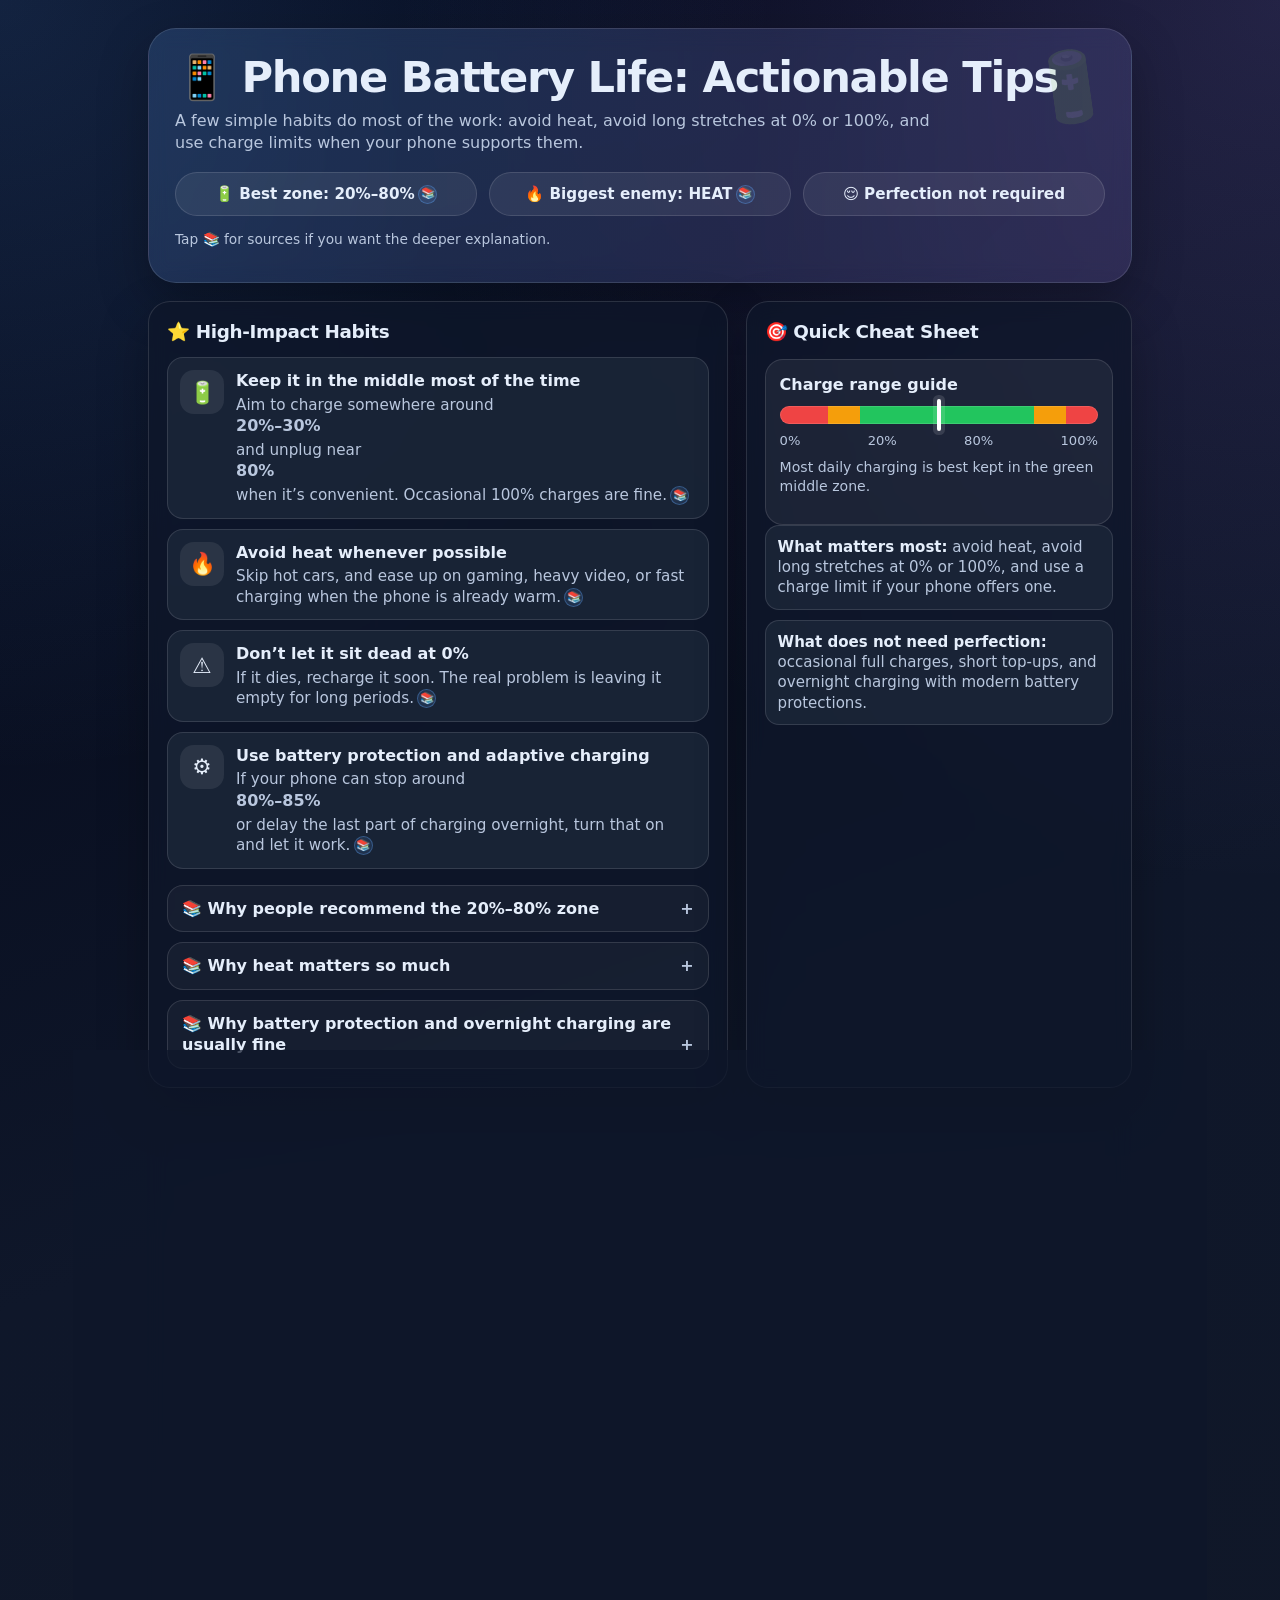
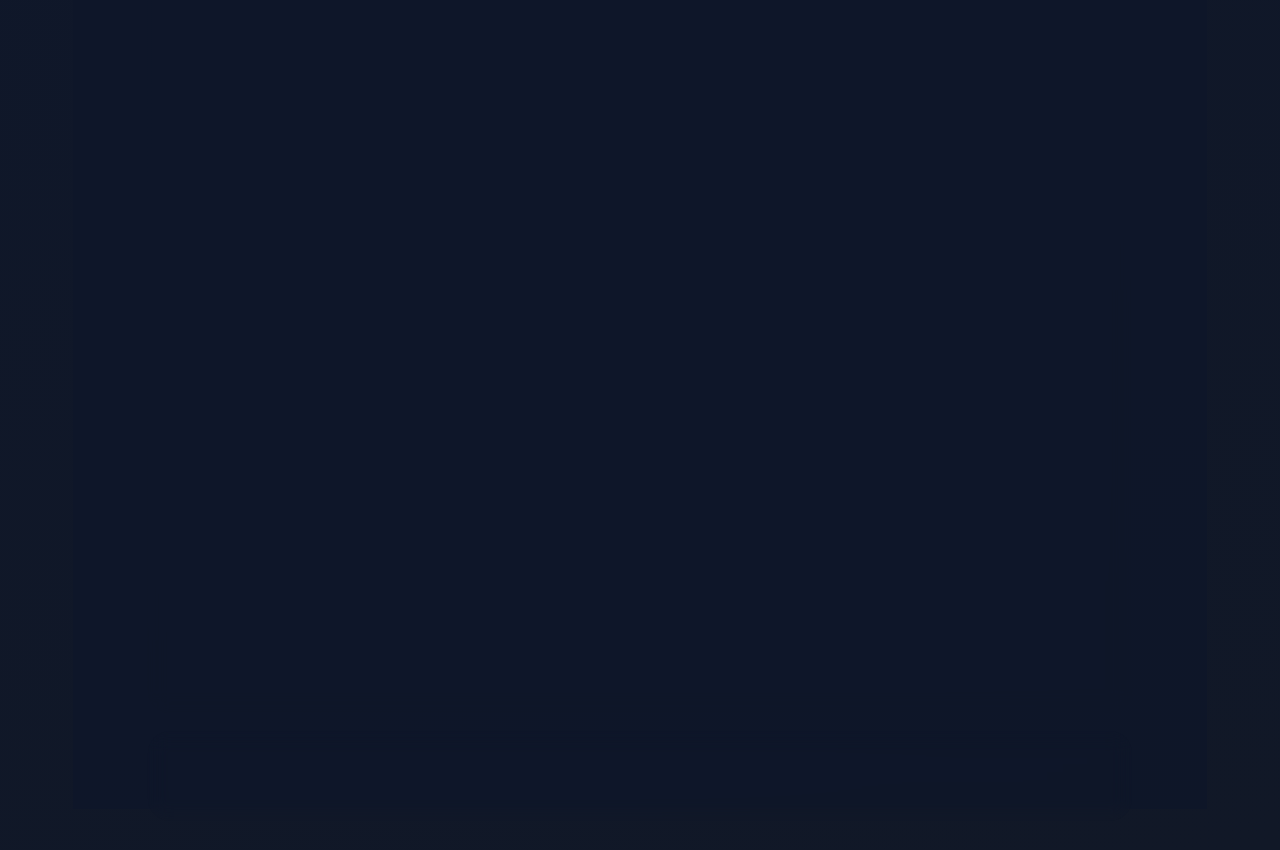
<file: blog/phone-battery-life-guide.html>
<!DOCTYPE html>
<html lang="en">
<head>
  <meta charset="UTF-8" />
  <meta name="viewport" content="width=device-width, initial-scale=1.0" />
  <title>Phone Battery Life Guide</title>
  <style>
    :root {
      --bg: #0f172a;
      --panel: rgba(15, 23, 42, 0.72);
      --panel-2: rgba(30, 41, 59, 0.75);
      --text: #e5eefb;
      --muted: #b9c7de;
      --good: #22c55e;
      --warn: #f59e0b;
      --bad: #ef4444;
      --accent: #60a5fa;
      --accent-2: #a78bfa;
      --border: rgba(255,255,255,0.12);
      --shadow: 0 20px 50px rgba(0,0,0,0.28);
      --radius: 22px;
    }

    * { box-sizing: border-box; }

    body {
      margin: 0;
      font-family: Inter, ui-sans-serif, system-ui, -apple-system, Segoe UI, Roboto, Helvetica, Arial, sans-serif;
      color: var(--text);
      background:
        radial-gradient(circle at top left, rgba(96,165,250,0.18), transparent 28%),
        radial-gradient(circle at top right, rgba(167,139,250,0.18), transparent 32%),
        linear-gradient(160deg, #020617 0%, #0f172a 45%, #111827 100%);
      min-height: 100vh;
      line-height: 1.35;
    }

    .wrap {
      max-width: 1040px;
      margin: 0 auto;
      padding: 28px;
    }

    .hero {
      background: linear-gradient(135deg, rgba(96,165,250,0.18), rgba(167,139,250,0.14));
      border: 1px solid var(--border);
      box-shadow: var(--shadow);
      border-radius: calc(var(--radius) + 6px);
      padding: 26px 26px 20px;
      position: relative;
      overflow: hidden;
      backdrop-filter: blur(10px);
    }

    .hero::after {
      content: "🔋";
      position: absolute;
      right: 18px;
      top: 12px;
      font-size: 68px;
      opacity: 0.12;
      transform: rotate(-8deg);
    }

    h1 {
      margin: 0 0 10px;
      font-size: clamp(1.7rem, 3.6vw, 2.7rem);
      line-height: 1.05;
      letter-spacing: -0.03em;
    }

    .subtitle {
      margin: 0;
      color: var(--muted);
      max-width: 760px;
      font-size: 1rem;
    }

    .headline-strip {
      display: grid;
      grid-template-columns: repeat(3, minmax(0, 1fr));
      gap: 12px;
      margin-top: 18px;
    }

    .pill {
      background: rgba(255,255,255,0.07);
      border: 1px solid var(--border);
      border-radius: 999px;
      padding: 11px 14px;
      font-weight: 700;
      text-align: center;
      font-size: 0.95rem;
    }

    .grid {
      display: grid;
      grid-template-columns: 1.2fr 0.8fr;
      gap: 18px;
      margin-top: 18px;
    }

    .card {
      background: var(--panel);
      border: 1px solid var(--border);
      border-radius: var(--radius);
      padding: 18px;
      box-shadow: var(--shadow);
      backdrop-filter: blur(10px);
    }

    .card h2 {
      margin: 0 0 12px;
      font-size: 1.15rem;
      letter-spacing: -0.02em;
    }

    .rules {
      display: grid;
      gap: 10px;
    }

    .rule {
      display: grid;
      grid-template-columns: 44px 1fr;
      gap: 12px;
      align-items: start;
      background: var(--panel-2);
      border: 1px solid var(--border);
      border-radius: 16px;
      padding: 12px;
    }

    .icon {
      width: 44px;
      height: 44px;
      display: grid;
      place-items: center;
      border-radius: 14px;
      background: rgba(255,255,255,0.08);
      font-size: 1.35rem;
    }

    .rule strong {
      display: block;
      margin-bottom: 3px;
      font-size: 1rem;
    }

    .rule p {
      margin: 0;
      color: var(--muted);
      font-size: 0.95rem;
    }

    .meter {
      margin-top: 14px;
      background: rgba(255,255,255,0.06);
      border: 1px solid var(--border);
      border-radius: 18px;
      padding: 14px;
    }

    .bar {
      height: 18px;
      border-radius: 999px;
      background: linear-gradient(90deg,
        var(--bad) 0% 15%,
        var(--warn) 15% 25%,
        var(--good) 25% 80%,
        var(--warn) 80% 90%,
        var(--bad) 90% 100%);
      position: relative;
      margin: 10px 0 8px;
      box-shadow: inset 0 0 0 1px rgba(255,255,255,0.12);
    }

    .marker {
      position: absolute;
      top: -7px;
      left: 50%;
      transform: translateX(-50%);
      width: 4px;
      height: 32px;
      border-radius: 999px;
      background: white;
      box-shadow: 0 0 0 4px rgba(255,255,255,0.12);
    }

    .labels {
      display: flex;
      justify-content: space-between;
      color: var(--muted);
      font-size: 0.82rem;
    }

    .mini-list {
      display: grid;
      gap: 10px;
      margin: 0;
      padding: 0;
      list-style: none;
    }

    .mini-list li {
      padding: 11px 12px;
      background: var(--panel-2);
      border: 1px solid var(--border);
      border-radius: 14px;
      color: var(--muted);
      font-size: 0.94rem;
    }

    .mini-list li strong { color: var(--text); }

    .do-dont {
      display: grid;
      grid-template-columns: 1fr 1fr;
      gap: 12px;
      margin-top: 18px;
    }

    .setup {
      margin-top: 18px;
      display: grid;
      gap: 12px;
    }

    .setup-intro {
      margin: 0;
      color: var(--muted);
      font-size: 0.95rem;
    }

    .phone-guides {
      display: grid;
      grid-template-columns: 1fr 1fr;
      gap: 12px;
    }

    .phone-guide {
      border-radius: 18px;
      padding: 16px;
      border: 1px solid var(--border);
      background: var(--panel);
      box-shadow: var(--shadow);
    }

    .phone-guide h3 {
      margin: 0 0 8px;
      font-size: 1.03rem;
    }

    .guide-path {
      margin: 0 0 10px;
      color: #bfdbfe;
      font-size: 0.88rem;
      font-weight: 700;
    }

    .guide-list {
      margin: 0;
      padding-left: 18px;
      color: var(--muted);
    }

    .guide-list li {
      margin: 7px 0;
    }

    .screenshot {
      margin-top: 12px;
      border: 1px solid var(--border);
      border-radius: 14px;
      overflow: hidden;
      background: rgba(255,255,255,0.04);
    }

    .screenshot img {
      display: block;
      width: 100%;
      height: auto;
    }

    .screenshot figcaption {
      padding: 10px 12px;
      font-size: 0.85rem;
      color: var(--muted);
      border-top: 1px solid var(--border);
      background: rgba(255,255,255,0.03);
    }

    .tip-note {
      margin: 4px 0 0;
      font-size: 0.86rem;
      color: var(--muted);
    }

    .good, .avoid {
      border-radius: 18px;
      padding: 16px;
      border: 1px solid var(--border);
      background: var(--panel);
      box-shadow: var(--shadow);
    }

    .good h3, .avoid h3 {
      margin: 0 0 10px;
      font-size: 1rem;
    }

    .good h3 { color: #86efac; }
    .avoid h3 { color: #fca5a5; }

    .good ul, .avoid ul {
      margin: 0;
      padding-left: 18px;
      color: var(--muted);
    }

    .good li, .avoid li { margin: 8px 0; }

    .footer-card {
      margin-top: 18px;
      text-align: center;
      font-size: 1rem;
      font-weight: 700;
      background: linear-gradient(135deg, rgba(34,197,94,0.14), rgba(96,165,250,0.12));
    }

    .small {
      font-size: 0.88rem;
      color: var(--muted);
      font-weight: 500;
      margin-top: 8px;
    }

    .hero-note {
      margin-top: 14px;
      color: var(--muted);
      font-size: 0.86rem;
    }

    .evidence-cue {
      display: inline-flex;
      align-items: center;
      justify-content: center;
      width: 1.2rem;
      height: 1.2rem;
      margin-left: 0.2rem;
      border-radius: 999px;
      border: 1px solid rgba(96,165,250,0.35);
      background: rgba(96,165,250,0.12);
      color: #bfdbfe;
      text-decoration: none;
      font-size: 0.72rem;
      vertical-align: text-top;
    }

    .evidence-cue:hover {
      background: rgba(96,165,250,0.2);
      border-color: rgba(96,165,250,0.55);
    }

    .evidence-stack {
      display: grid;
      gap: 10px;
      margin-top: 16px;
    }

    .evidence {
      border: 1px solid var(--border);
      border-radius: 16px;
      background: rgba(255,255,255,0.04);
      overflow: hidden;
    }

    .evidence summary {
      cursor: pointer;
      list-style: none;
      padding: 12px 14px;
      font-weight: 700;
      color: var(--text);
    }

    .evidence summary::-webkit-details-marker {
      display: none;
    }

    .evidence summary::after {
      content: "+";
      float: right;
      color: var(--muted);
      font-size: 1rem;
    }

    .evidence[open] summary::after {
      content: "−";
    }

    .evidence-body {
      padding: 0 14px 14px;
      color: var(--muted);
      font-size: 0.92rem;
    }

    .evidence-body p {
      margin: 0 0 10px;
    }

    .source-list {
      margin: 0;
      padding-left: 18px;
    }

    .source-list li {
      margin: 8px 0;
    }

    .source-list a {
      color: #bfdbfe;
      text-decoration: none;
    }

    .source-list a:hover {
      text-decoration: underline;
    }

    .source-tag {
      display: inline-block;
      margin-left: 8px;
      padding: 2px 8px;
      border-radius: 999px;
      background: rgba(255,255,255,0.08);
      color: var(--muted);
      font-size: 0.75rem;
      vertical-align: middle;
    }

    @media (max-width: 860px) {
      .grid { grid-template-columns: 1fr; }
      .headline-strip, .do-dont, .phone-guides { grid-template-columns: 1fr; }
      .wrap { padding: 16px; }
      .hero { padding: 20px 18px 16px; }
    }

    @media print {
      body { background: white; color: #111827; }
      .hero, .card, .good, .avoid { box-shadow: none; backdrop-filter: none; }
      .hero, .card, .good, .avoid, .footer-card { border-color: #d1d5db; background: white; }
      .subtitle, .rule p, .labels, .mini-list li, .good ul, .avoid ul, .small { color: #374151; }
    }
  </style>
</head>
<body>
  <main class="wrap">
    <section class="hero">
      <h1>📱 Phone Battery Life: Actionable Tips</h1>
      <p class="subtitle">A few simple habits do most of the work: avoid heat, avoid long stretches at 0% or 100%, and use charge limits when your phone supports them.</p>
      <div class="headline-strip">
        <div class="pill">🔋 Best zone: <strong>20%–80%</strong><a class="evidence-cue" href="#evidence-charge" aria-label="See sources for charge range guidance">📚</a></div>
        <div class="pill">🔥 Biggest enemy: <strong>HEAT</strong><a class="evidence-cue" href="#evidence-heat" aria-label="See sources for heat guidance">📚</a></div>
        <div class="pill">😌 Perfection not required</div>
      </div>
      <p class="hero-note">Tap 📚 for sources if you want the deeper explanation.</p>
    </section>

    <section class="grid">
      <article class="card">
        <h2>⭐ High-Impact Habits</h2>
        <div class="rules">
          <div class="rule">
            <div class="icon">🔋</div>
            <div>
              <strong>Keep it in the middle most of the time</strong>
              <p>Aim to charge somewhere around <strong>20%–30%</strong> and unplug near <strong>80%</strong> when it’s convenient. Occasional 100% charges are fine.<a class="evidence-cue" href="#evidence-charge" aria-label="See evidence for charging in the middle range">📚</a></p>
            </div>
          </div>

          <div class="rule">
            <div class="icon">🔥</div>
            <div>
              <strong>Avoid heat whenever possible</strong>
              <p>Skip hot cars, and ease up on gaming, heavy video, or fast charging when the phone is already warm.<a class="evidence-cue" href="#evidence-heat" aria-label="See evidence about heat and battery aging">📚</a></p>
            </div>
          </div>

          <div class="rule">
            <div class="icon">⚠️</div>
            <div>
              <strong>Don’t let it sit dead at 0%</strong>
              <p>If it dies, recharge it soon. The real problem is leaving it empty for long periods.<a class="evidence-cue" href="#evidence-charge" aria-label="See evidence about avoiding deep discharge">📚</a></p>
            </div>
          </div>

          <div class="rule">
            <div class="icon">⚙️</div>
            <div>
              <strong>Use battery protection and adaptive charging</strong>
              <p>If your phone can stop around <strong>80%–85%</strong> or delay the last part of charging overnight, turn that on and let it work.<a class="evidence-cue" href="#evidence-smart" aria-label="See evidence for battery protection features">📚</a></p>
            </div>
          </div>
        </div>

        <div class="evidence-stack">
          <details class="evidence" id="evidence-charge">
            <summary>📚 Why people recommend the 20%–80% zone</summary>
            <div class="evidence-body">
              <p>There is no magic number, but the pattern is consistent: partial charging is gentler than sitting full for long periods or repeatedly running all the way down.</p>
              <ul class="source-list">
                <li><a href="https://batteryuniversity.com/article/bu-808-how-to-prolong-lithium-based-batteries" target="_blank" rel="noopener noreferrer">Battery University: partial discharge reduces stress, and lower peak charge voltage can extend cycle life</a><span class="source-tag">Research summary</span></li>
                <li><a href="https://support.apple.com/en-us/118418" target="_blank" rel="noopener noreferrer">Apple: 80% charge limit can help prolong battery lifespan, and less time fully charged reduces wear</a><span class="source-tag">Manufacturer</span></li>
              </ul>
            </div>
          </details>

          <details class="evidence" id="evidence-heat">
            <summary>📚 Why heat matters so much</summary>
            <div class="evidence-body">
              <p>Heat plus high charge is the roughest combination for lithium-ion batteries, so hot cars and heavy use while plugged in are worth avoiding.</p>
              <ul class="source-list">
                <li><a href="https://batteryuniversity.com/article/bu-808-how-to-prolong-lithium-based-batteries" target="_blank" rel="noopener noreferrer">Battery University: elevated temperature and high charge voltage accelerate capacity loss</a><span class="source-tag">Research summary</span></li>
                <li><a href="https://support.apple.com/en-us/118418" target="_blank" rel="noopener noreferrer">Apple: charging or using devices above 95°F / 35°C can permanently reduce battery lifespan</a><span class="source-tag">Manufacturer</span></li>
              </ul>
            </div>
          </details>

          <details class="evidence" id="evidence-smart">
            <summary>📚 Why battery protection and overnight charging are usually fine</summary>
            <div class="evidence-body">
              <p>Modern phones manage charging near full by slowing down, stopping at a limit, or finishing later so the battery spends less time sitting at 100%.</p>
              <ul class="source-list">
                <li><a href="https://support.apple.com/en-us/118418" target="_blank" rel="noopener noreferrer">Apple: overnight charging is safe, charging slows near full, and 80% Limit is offered to reduce wear</a><span class="source-tag">Manufacturer</span></li>
                <li><a href="https://www.apple.com/batteries/why-lithium-ion/" target="_blank" rel="noopener noreferrer">Apple: fast charge to 80%, then slower charging for longevity</a><span class="source-tag">Manufacturer</span></li>
                <li><a href="https://support.google.com/pixelphone/answer/10011133?hl=en" target="_blank" rel="noopener noreferrer">Google Pixel Help: current Pixel devices expose adaptive battery and charging management tools</a><span class="source-tag">Manufacturer</span></li>
              </ul>
            </div>
          </details>
        </div>
      </article>

      <aside class="card">
        <h2>🎯 Quick Cheat Sheet</h2>
        <div class="meter">
          <strong>Charge range guide</strong>
          <div class="bar"><div class="marker" title="Sweet spot"></div></div>
          <div class="labels">
            <span>0%</span><span>20%</span><span>80%</span><span>100%</span>
          </div>
          <p class="small">Most daily charging is best kept in the green middle zone.</p>
        </div>

        <ul class="mini-list">
          <li><strong>What matters most:</strong> avoid heat, avoid long stretches at 0% or 100%, and use a charge limit if your phone offers one.</li>
          <li><strong>What does not need perfection:</strong> occasional full charges, short top-ups, and overnight charging with modern battery protections.</li>
        </ul>
      </aside>
    </section>

    <section class="setup card">
      <h2>📲 Set a Charge Limit (iPhone + Android)</h2>
      <p class="setup-intro">If your phone supports it, this is the easiest battery-health setting to turn on. Pick <strong>80%</strong> for the most protection, or <strong>85%</strong> if you want a bit more daily runtime.</p>

      <div class="phone-guides">
        <article class="phone-guide">
          <h3>🍎 iPhone</h3>
          <p class="guide-path">Path: Settings > Battery > Charging > Charge Limit</p>
          <ol class="guide-list">
            <li>Open <strong>Settings &gt; Battery</strong>.</li>
            <li>Tap <strong>Charging</strong> (or <strong>Battery Health &amp; Charging</strong> on some iOS versions).</li>
            <li>Set <strong>Charge Limit</strong> to <strong>80%</strong> or <strong>85%</strong>, and leave <strong>Optimized Battery Charging</strong> enabled.</li>
          </ol>
          <figure class="screenshot">
            <img src="images/iphone-charge-limit-settings.svg" alt="iPhone settings screenshot style showing Battery, Charging, and Charge Limit set to 80 percent" loading="lazy" />
            <figcaption>iPhone settings screen reference: go to Battery then Charging and set Charge Limit to 80% for daily use.</figcaption>
          </figure>
        </article>

        <article class="phone-guide">
          <h3>🤖 Android</h3>
          <p class="guide-path">Common paths shown below (varies by brand and Android version)</p>
          <ol class="guide-list">
            <li>Open <strong>Settings &gt; Battery</strong>.</li>
            <li>Look for <strong>Charging optimization</strong>, <strong>Battery protection</strong>, or <strong>Protect battery</strong>.</li>
            <li>Enable an <strong>80%</strong> or <strong>85%</strong> limit if available. If not, turn on <strong>Adaptive Charging</strong>.</li>
          </ol>
          <figure class="screenshot">
            <img src="images/android-charge-limit-settings.svg" alt="Android settings screenshot style showing charging optimization and battery protection with 80 percent limit" loading="lazy" />
            <figcaption>Android reference: Pixel usually uses Charging optimization and Samsung uses Battery protection with Maximum (80%).</figcaption>
          </figure>
        </article>
      </div>

      <p class="tip-note">If your menu names differ, use Settings search for <strong>charge limit</strong>, <strong>protect battery</strong>, <strong>battery protection</strong>, or <strong>adaptive charging</strong>.</p>
    </section>

    <section class="card footer-card">
      <div>💡 Family rule of thumb:</div>
      <div style="font-size:1.15rem; margin-top: 6px;">“Keep it cool, keep it out of the extremes, and let smart charging help.”</div>
    </section>
  </main>
</body>
</html>
</file>
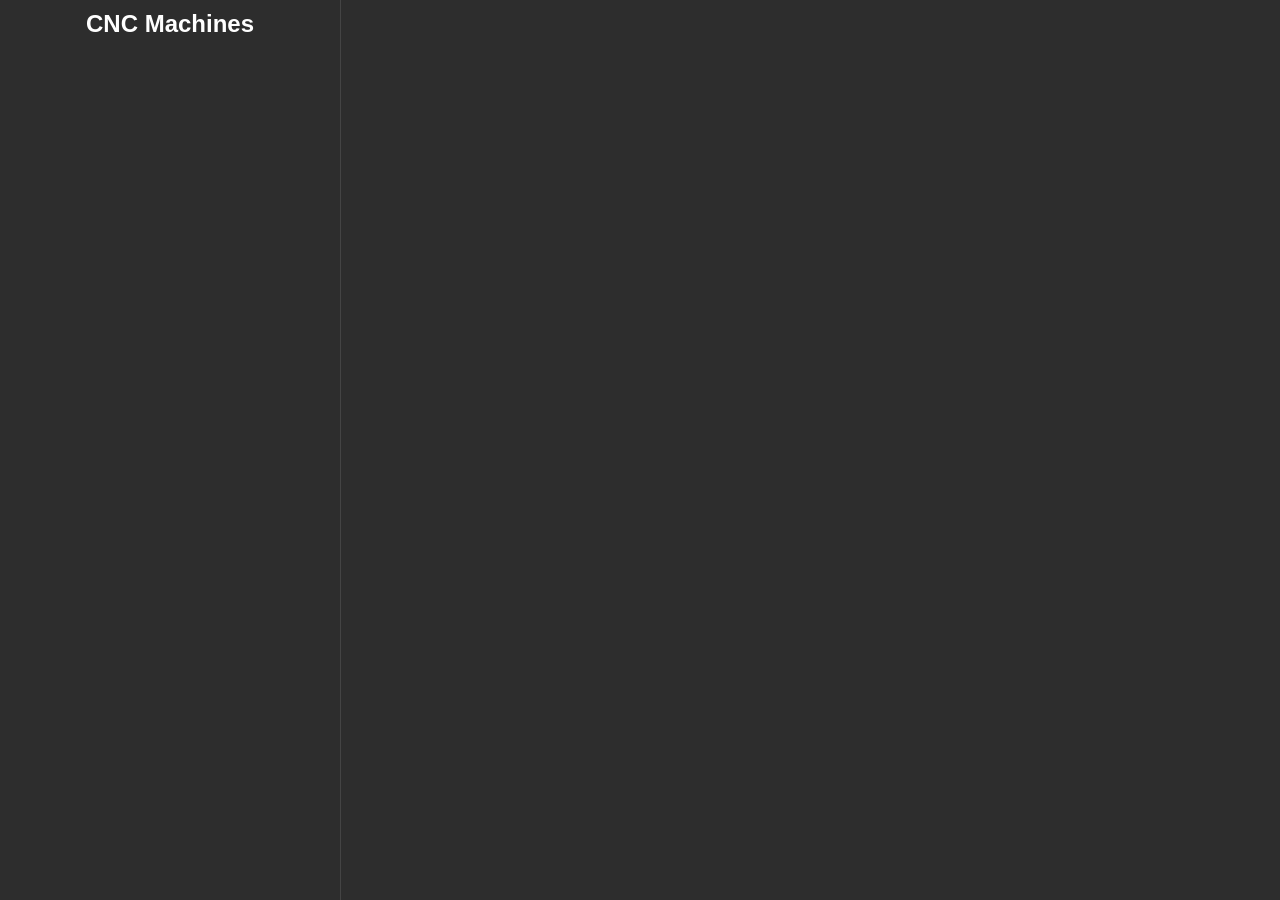
<file: mpcnc-tng/cnc-price-vs-area.html>
<!-- 
Survey of CNC price vs Cutting area 

Related Chat: https://chatgpt.com/c/67b444ad-642c-800b-ace2-9af5bfa62a71 
 -->
<!DOCTYPE html>
<html lang="en">
<head>
  <meta charset="UTF-8">
  <title>CNC Machines: Cost vs. Cutting Area</title>
  <!-- Load D3 from a CDN -->
  <script src="https://d3js.org/d3.v7.min.js"></script>

  <style>
    /* Basic Dark-Mode Layout */
    html, body {
      margin: 0; padding: 0;
      height: 100%;
      background-color: #2d2d2d; /* Dark background */
      color: #ddd;              /* Light text */
      font-family: sans-serif;
      overflow: hidden;         /* We'll handle scroll in the left panel */
    }
    #container {
      display: flex;
      flex-direction: row;
      height: 100vh; /* Full viewport height */
      width: 100vw;
    }

    /* Left Panel: CNC List */
    #machine-list {
      width: 25%;
      overflow-y: auto;   /* Scrollable if needed */
      overflow-x: hidden;
      border-right: 1px solid #444;
      padding: 10px;
      background-color: #2d2d2d;
    }
    #machine-list h2 {
      margin: 0 0 10px;
      color: #fff;
      text-align: center;
    }

    /* Each row in the left panel (two columns: name, cost) */
    .machine-item {
      display: flex;
      justify-content: space-between;
      align-items: center;
      padding: 6px;
      margin-bottom: 5px;
      border: 1px solid transparent;
      border-radius: 3px;
      cursor: pointer;
      transition: background-color 0.2s, border 0.2s;
    }
    .machine-item:hover {
      background-color: #444;
    }
    .machine-highlight {
      border-color: #fff;
    }
    .machine-item-name {
      flex: 1;
      padding-right: 8px;
    }
    .machine-item-price {
      white-space: nowrap;
    }

    /* Right Panel: The Chart */
    #chart-panel {
      flex: 1;
      position: relative;
    }
    svg {
      background-color: #2d2d2d;
    }

    /* Tooltip styling */
    .tooltip {
      position: absolute;
      background: #333;
      color: #fff;
      border: 1px solid #666;
      padding: 6px 10px;
      font-size: 0.9rem;
      pointer-events: none;
      opacity: 0;
      border-radius: 4px;
      transition: opacity 0.2s;
      z-index: 10;
    }

    /* Axis styles */
    .axis line, .axis path {
      stroke: #aaa;
    }
    .axis text {
      fill: #ccc;
      font-size: 12px;
    }

    /* Circles and lines */
    .machine-line, .machine-circle {
      cursor: pointer;
    }

    /* We'll add a "pulse" animation for circle hover from the list */    
    @keyframes pulse {
      0%   { r: 5; }
      50%  { r: 9; }
      100% { r: 5; }
    }
    .pulse-animation {
      animation: pulse 1s infinite;
    }
    .machine-highlight-chart {
      stroke: #fff;
      stroke-width: 2px;
    }

    /* The small company icon on the chart */
    .company-icon {
      pointer-events: none; /* Let the circle handle events. Or set to auto if needed. */
    }

    /* Optional: style the reset zoom button */
    .reset-zoom {
      position: absolute;
      bottom: 10px;
      right: 10px;
      background: #333;
      color: #fff;
      padding: 6px 12px;
      border-radius: 3px;
      cursor: pointer;
      font-size: 0.9rem;
      z-index: 100;
    }
  </style>
</head>
<body>

<div id="container">
  <!-- LEFT: CNC list -->
  <div id="machine-list">
    <h2>CNC Machines</h2>
    <!-- CNC list items will be inserted dynamically -->
  </div>

  <!-- RIGHT: Chart -->
  <div id="chart-panel">
    <svg id="chart"></svg>
    <!-- Tooltip -->
    <div class="tooltip" id="tooltip"></div>
  </div>
</div>

<!-- 1) Load the external CNC Data -->
<script src="cnc-data.js"></script>

<script>
  // ---------------------------------------------------------------------------
  // 1) Chart Setup
  // ---------------------------------------------------------------------------
  var chartPanel = document.getElementById("chart-panel");
  var containerWidth = chartPanel.clientWidth;
  var containerHeight = chartPanel.clientHeight;

  var opacityOnHover = 0.5;
  var opacityOnHide = 0.1;
  var opacityDashOnHover = 0.6;
  var opacityDashOnHide = 0.3;
  
  var margin = { top: 40, right: 30, bottom: 60, left: 60 },
      width  = containerWidth  - margin.left - margin.right,
      height = containerHeight - margin.top  - margin.bottom;

  // Select the outer SVG element and set its dimensions
  var baseSVG = d3.select("#chart")
    .attr("width", containerWidth)
    .attr("height", containerHeight);

  // This layer is translated according to the margins.
  var zoomLayer = baseSVG.append("g")
    .attr("transform", `translate(${margin.left},${margin.top})`);

  // Group for all chart content (lines, circles, icons, etc.) which will be zoomed.
  var contentGroup = zoomLayer.append("g")
    .attr("class", "content");

  // Groups for the axes (these will be updated on zoom so that the lines/ticks remain “pinned”).
  var xAxisGroup = zoomLayer.append("g")
    .attr("class", "axis x-axis")
    .attr("transform", `translate(0,${height})`);
  var yAxisGroup = zoomLayer.append("g")
    .attr("class", "axis y-axis");

  // Determine cost range and cutting area range
  var minCost = d3.min(cncData, d => d.minCost);
  var maxCost = d3.max(cncData, d => d.maxCost);
  var maxArea = d3.max(cncData, d => d.maxArea);

  // X scale (Cost) and Y scale (Cutting Area)
  var x = d3.scaleLinear()
    .domain([0, maxCost])
    .range([0, width]);

  var y = d3.scaleLinear()
    .domain([0, maxArea])
    .range([height, 0]);

  // We'll define a piecewise color scale from Purple => Indigo => Blue => Green => Yellow => Orange => Red
  var colorDomain = [0, 0.16, 0.32, 0.48, 0.64, 0.80, 1];
  var colorRange = [
    "#8B40FF", // violet
    "#4B4082", // indigo
    "#4040FF", // blue
    "#408040", // green
    "#FFFF00", // yellow
    "#FFA500", // orange
    "#FF0000"  // red
  ];

  // ratioScale: [minCost..maxCost] -> [0..1]
  var ratioScale = d3.scaleLinear()
    .domain([minCost, maxCost])
    .range([0, 1]);
  var colorScale = d3.scaleLinear()
    .domain(colorDomain)
    .range(colorRange)
    .interpolate(d3.interpolateRgb);

  // Axes
  var xAxis = d3.axisBottom(x).tickFormat(d3.format("$~s"));
  var yAxis = d3.axisLeft(y).tickFormat(d3.format(".1f"));

  // Render initial axes.
  xAxisGroup.call(xAxis);
  yAxisGroup.call(yAxis);
  
  // Axis Labels
  zoomLayer.append("text")
     .attr("x", width / 2)
     .attr("y", height + 40)
     .attr("fill", "#ccc")
     .attr("text-anchor", "middle")
     .style("font-size", "14px")
     .text("Approx. Cost (USD)");

  zoomLayer.append("text")
     .attr("transform", "rotate(-90)")
     .attr("x", -height / 2)
     .attr("y", -45)
     .attr("fill", "#ccc")
     .attr("text-anchor", "middle")
     .style("font-size", "14px")
     .text("Cutting Area (sq ft)");

  // Tooltip
  var tooltip = d3.select("#tooltip");


  // ---------------------------------------------------------------------------
  // 2) Left Panel List
  // ---------------------------------------------------------------------------
  // Sort by avgCost ascending (optional)
  cncData.sort((a, b) => a.avgCost - b.avgCost);

  var listContainer = d3.select("#machine-list");

  var listItems = listContainer.selectAll(".machine-item")
    .data(cncData)
    .enter()
    .append("div")
      .attr("class", "machine-item")
      .attr("id", (d, i) => "list-item-" + i)
      .style("border-color", d => colorScale(ratioScale(d.avgCost)))
      .on("mouseover", function(event, d) {
        var i = cncData.indexOf(d);
        // Highlight the circle on the chart (pulse, stroke)
        d3.select("#chart-circle-" + i)
          .classed("pulse-animation", true)
          .classed("machine-highlight-chart", true);

        // Highlight this list item
        d3.select(this)
          .style("background-color", colorScale(ratioScale(d.avgCost)))
          .style("color", "#111");
                
        // Highlight the corresponding rectangle
        d3.select("#chart-range-" + i)
          .attr("opacity", opacityOnHover);

        showToolTip(d);
        setToolTipPos(event, d);
      })
      .on("mouseout", function(event, d) {
        var i = cncData.indexOf(d);
        d3.select("#chart-circle-" + i)
          .classed("pulse-animation", false)
          .classed("machine-highlight-chart", false);
        
        // Revert the list item's background and text color
        d3.select(this)
          .style("background-color", "#2d2d2d")
          .style("color", "#fff");        

        // Hide the corresponding rectangle
        d3.select("#chart-range-" + i)
          .attr("opacity", opacityOnHide);

        // Hide tooltip
        tooltip.style("opacity", 0);
      })
      .on("click", function(event, d) {
        window.open(d.url, "_blank");
      });

  // Each list item row has two columns: name, price
  listItems.append("div")
    .attr("class", "machine-item-name")
    .text(d => d.name);

  listItems.append("div")
    .attr("class", "machine-item-price")
    .text(d => {
      if (d.minCost === d.maxCost) {
        return `$${d.minCost}`;
      } else {
        return `$${d.minCost} - $${d.maxCost}`;
      }
    });
    
    function showToolTip(d) {
        // Show tooltip      
        tooltip.style("opacity", 1);
        tooltip.html(`
          <strong>${d.name}</strong><br/>
          Cost Range: $${d.minCost} - $${d.maxCost}<br/>
          Cutting Area: ${d.minArea} - ${d.maxArea} sq ft<br/>
          <em>${d.features}</em>
        `);
      }
    
      function setToolTipPos(event, d) {
        // Position tooltip relative to chart panel
        var chartRect = chartPanel.getBoundingClientRect();
        var offsetX = event.clientX - chartRect.left;
        var offsetY = event.clientY - chartRect.top;
        tooltip.style("left", (offsetX + 10) + "px")
               .style("top",  (offsetY - 110) + "px");
      }

  // ---------------------------------------------------------------------------
  // 3) Chart: lines + rectangles + circles + icons (drawn in gZoom)
  // ---------------------------------------------------------------------------
  var chartGroups = contentGroup.selectAll(".machine-group")
    .data(cncData)
    .enter()
    .append("g")
      .attr("class", "machine-group")
      .attr("id", (d, i) => "chart-group-" + i);

  // Vertical line from minArea to maxArea
  chartGroups.append("line")
    .attr("class", "machine-line")
    .attr("x1", d => x(d.avgCost))
    .attr("x2", d => x(d.avgCost))
    .attr("y1", d => y(d.minArea))
    .attr("y2", d => y(d.maxArea))
    .attr("stroke-width", 2)
    .attr("stroke", d => colorScale(ratioScale(d.avgCost)))
    .attr("opacity", opacityOnHide);

  // Rectangle for cost-area range (hidden by default)
  chartGroups.append("rect")
    .attr("class", "machine-range")
    .attr("id", (d, i) => "chart-range-" + i)
    // Map the data values using your scales:
    // x position: left side (using d.minCost)
    .attr("x", d => x(d.minCost))
    // y position: note that in many D3 charts y=0 is at the top.
    // If d.maxArea is the “top” of the range (i.e. higher value appears higher on the chart)
    // you might use y(d.maxArea)
    .attr("y", d => y(d.maxArea))
    // Width based on cost range
    .attr("width", d => Math.max(2, x(d.maxCost) - x(d.minCost)))
    // Height based on area range; ensure the calculation matches your y-scale orientation
    .attr("height", d => Math.max(2, y(d.minArea) - y(d.maxArea)))
    // Use a fill that’s similar to your circle color, but you might also want to use a fixed color and lower opacity.
    .attr("fill", d => colorScale(ratioScale(d.avgCost)))
    .attr("opacity", opacityOnHide);  // Hidden by default

  // Append four dashed lines per machine group using a data join.
  // This reduces code duplication.
  chartGroups.each(function(d) {
    var dashedTypes = ["topleft", "topright", "bottomright", "bottomleft"];
    d3.select(this)
      .selectAll(".dashed-line")
      .data(dashedTypes)
      .enter()
      .append("line")
        .attr("class", "dashed-line")
        .attr("data-type", dt => dt)
        // The starting point (x1,y1) is the circle's center.
        .attr("x1", x(d.avgCost))
        .attr("y1", y((d.minArea + d.maxArea) / 2))
        // The end point (x2,y2) depends on the type:
        .attr("x2", function(dt) {
          return (dt === "topleft" || dt === "bottomleft") ? x(d.minCost) : x(d.maxCost);
        })
        .attr("y2", function(dt) {
          return (dt === "topleft" || dt === "topright") ? y(d.maxArea) : y(d.minArea);
        })
        .attr("stroke", colorScale(ratioScale(d.avgCost)))
        .attr("stroke-width", 1)
        .attr("stroke-dasharray", "4 2")
        .attr("stroke-opacity", opacityDashOnHide);
  });

  // Circle at midpoint
  chartGroups.append("circle")
    .attr("class", "machine-circle")
    .attr("id", (d, i) => "chart-circle-" + i)
    .attr("cx", d => x(d.avgCost))
    .attr("cy", d => y((d.minArea + d.maxArea) / 2))
    .attr("r", 5)
    .attr("fill", d => colorScale(ratioScale(d.avgCost)))
    .on("mouseover", function(event, d) {
      showToolTip(d);
      // Highlight circle
      d3.select(this).classed("machine-highlight-chart", true);

      // Highlight the corresponding rectangle
      var i = cncData.indexOf(d);
      d3.select("#chart-range-" + i)
        .transition().duration(250)
        .attr("opacity", opacityOnHover);

      // Increase opacity for dashed lines in the same group.
      d3.select(this.parentNode)
        .selectAll(".dashed-line")
        .transition().duration(250)
        .attr("stroke-opacity", opacityDashOnHover);
        
      // Find index, highlight the list item & scroll into view
      var listItem = d3.select("#list-item-" + i);
      document.getElementById("list-item-" + i)
              .scrollIntoView({ behavior: "smooth", block: "center" });
      listItem.style("background-color", colorScale(ratioScale(d.avgCost)))
              .style("color", "#111");
    })
    .on("mousemove", function(event, d) {
      setToolTipPos(event, d);
    })
    .on("mouseout", function(event, d) {
      // Hide tooltip
      tooltip.style("opacity", 0);
      // Remove circle highlight
      d3.select(this).classed("machine-highlight-chart", false);
      var i = cncData.indexOf(d);

      // Hide the corresponding rectangle
      d3.select("#chart-range-" + i)
      .transition().duration(750)  
      .attr("opacity", opacityOnHide);

      // Reset dashed lines opacity back to default.
      d3.select(this.parentNode)
        .selectAll(".dashed-line")
        .transition().duration(750)
        .attr("stroke-opacity", opacityDashOnHide);

      // Revert the list item's background and text color
      d3.select("#list-item-" + i)
        .style("background-color", "#2d2d2d")
        .style("color", "#fff");
    })
    .on("click", function(event, d) {
      window.open(d.url, "_blank");
    });

  // Add a small 16×16 icon near each circle
  // Typically we offset the icon a bit so it doesn't cover the circle entirely
  chartGroups.append("image")   
    .attr("class", "company-icon")
    .attr("xlink:href", d => d.iconUrl)
    .attr("width", 16)
    .attr("height", 16)
    .attr("x", d => x(d.avgCost) - 8)  // center around circle
    .attr("y", d => y((d.minArea + d.maxArea) / 2) - 24);  // place icon above circle
    // If you'd prefer to the left or right, you can adjust x or y.
  
  // ---------------------------------------------------------------------------
  // 4) Zoom Behavior
  // ---------------------------------------------------------------------------
  var zoom = d3.zoom()
    .scaleExtent([0.75, 10])  // Adjust min/max zoom as desired.
    // Limit panning so that the view does not leave [0,∞) in cost or area.
    // For x, the left boundary is x(10) (i.e. cost 10), and the right boundary is x(maxCost)
    // For y, since the scale is reversed, the top is y(maxArea) and the bottom is y(1)
    // .translateExtent([
    //   [ x(10), y(maxArea) ],   // top-left (cost=10, area=maxArea)
    //   [ x(maxCost), y(1) ]      // bottom-right (cost=maxCost, area=1)
    // ])
    .on("zoom", zoomed);

  // Attach the zoom behavior to the base SVG so the mouse wheel works over the chart.
  baseSVG.call(zoom);

  function zoomed(event) {
    var transform = event.transform;

    // TODO: Limit Y axis to 0 or greate
    //console.debug(transform + " " + height);
    transform.x = Math.min(0, transform.x);

    // // Apply transform to the content group (all your circles, lines, etc.)
    // contentGroup.attr("transform", transform);
    // // Update axes with rescaled x and y scales.
    // var newXScale = transform.rescaleX(x);
    // var newYScale = transform.rescaleY(y);
    // xAxisGroup.call(xAxis.scale(newXScale));
    // yAxisGroup.call(yAxis.scale(newYScale));
  
    // Compute new scales (these map data → pixel positions for the current zoom)
    var newXScale = transform.rescaleX(x);
    //var newYScale = transform.rescaleY(y);
    var newYScale = y;
    
    // Update axes so ticks stay "pinned"
    xAxisGroup.call(xAxis.scale(newXScale));
    yAxisGroup.call(yAxis.scale(newYScale));
    
    // For lines and rectangles, update positions and dimensions:
    contentGroup.selectAll(".machine-line")
      .attr("x1", d => newXScale(d.avgCost))
      .attr("x2", d => newXScale(d.avgCost))
      .attr("y1", d => newYScale(d.minArea))
      .attr("y2", d => newYScale(d.maxArea));
    
    contentGroup.selectAll(".machine-range")
      .attr("x", d => newXScale(d.minCost))
      .attr("width", d => Math.max(2, newXScale(d.maxCost) - newXScale(d.minCost)))
      .attr("y", d => newYScale(d.maxArea))
      .attr("height", d => Math.max(2, newYScale(d.minArea) - newYScale(d.maxArea)));
    
    // Update dashed lines within each machine group.
    contentGroup.selectAll(".machine-group").each(function(d) {
      var group = d3.select(this);
      group.selectAll(".dashed-line")
        .attr("x1", newXScale(d.avgCost))
        .attr("y1", newYScale((d.minArea + d.maxArea) / 2))
        .attr("x2", function() {
          var type = d3.select(this).attr("data-type");
          return (type === "topleft" || type === "bottomleft") ? newXScale(d.minCost) : newXScale(d.maxCost);
        })
        .attr("y2", function() {
          var type = d3.select(this).attr("data-type");
          return (type === "topleft" || type === "topright") ? newYScale(d.maxArea) : newYScale(d.minArea);
        });
    });
          
    // For circles and icons, update positions only – keep their size fixed.
    contentGroup.selectAll(".machine-circle")
      .attr("cx", d => newXScale(d.avgCost))
      .attr("cy", d => newYScale((d.minArea + d.maxArea) / 2));
    
    contentGroup.selectAll(".company-icon")
      .attr("x", d => newXScale(d.avgCost) - 8)  // still center icon on new position
      .attr("y", d => newYScale((d.minArea + d.maxArea) / 2) - 24);
  }

  // ---------------------------------------------------------------------------
  // 5) Reset Zoom Button (Floating at Bottom-Right)
  // ---------------------------------------------------------------------------
  function resetZoom() {
    baseSVG.transition().duration(750).call(zoom.transform, d3.zoomIdentity);
  }

  d3.select("#chart-panel")
    .append("div")
    .attr("class", "reset-zoom")
    .text("Reset Zoom")
    .on("click", resetZoom);


  // ---------------------------------------------------------------------------
  // End of Script
  // ---------------------------------------------------------------------------
</script>

</body>
</html>
</file>
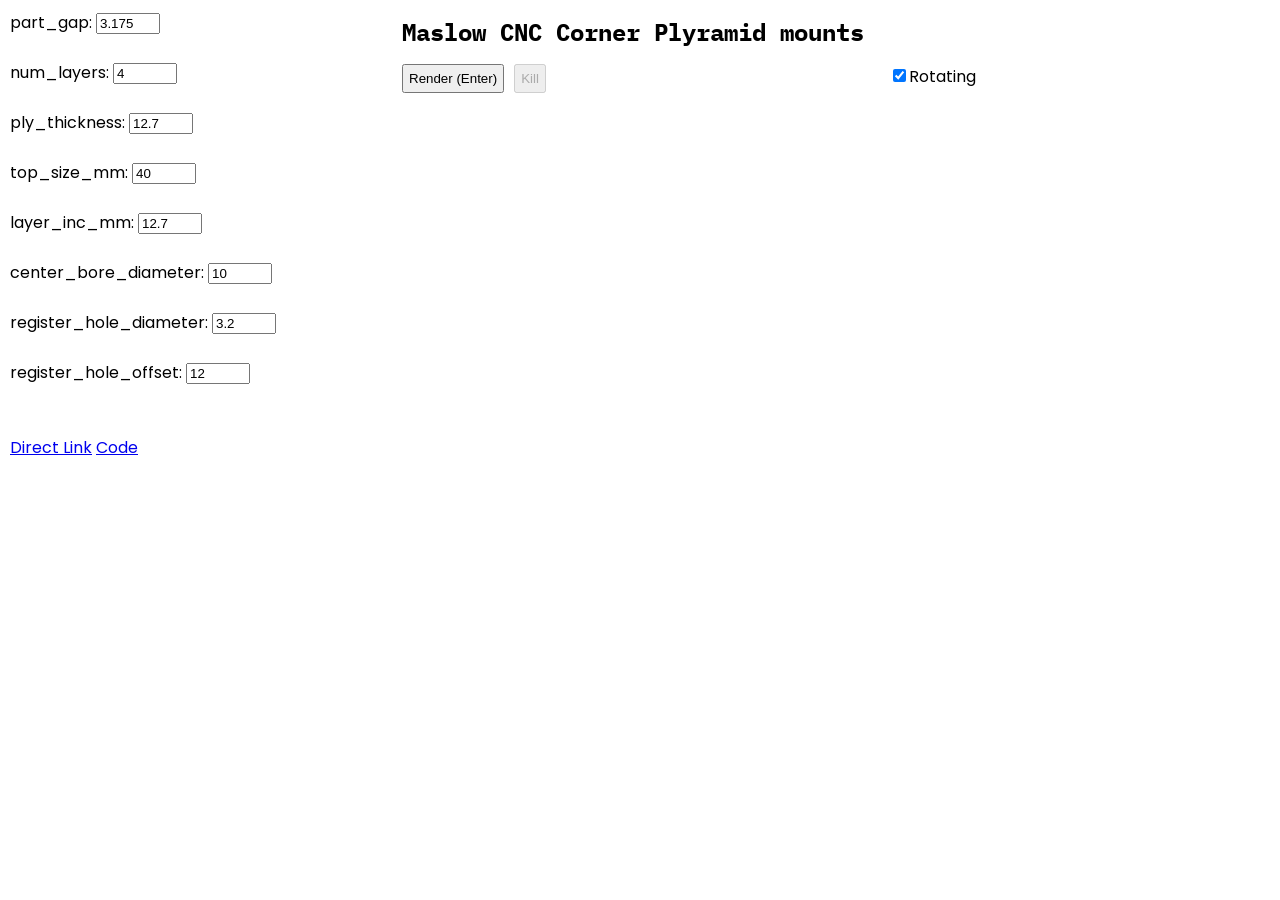
<file: openscad/aza-plyramid.html>
<!DOCTYPE html>
<html>

<head>
  <script src="deps/three.min.js" defer></script>
  <script src="deps/Projector.js" defer></script>
  <script src="deps/stl_viewer.min.js" defer></script>
  <script src="deps/webgl_detector.js" defer></script>
  <script src="deps/OrbitControls.js" defer></script>
  <script src="deps/parser.min.js" defer></script>
  <script src="deps/TrackballControls.js" defer></script>
  <script src="deps/CanvasRenderer.js" defer></script>
  <script src="browserfs.min.js" defer></script>

  <script>
    const model_path = 'aza-plyramid-2/aza-plyramid.scad';  // folder name (actually zip file) and source file name
  
    const outstl_name = 'model_out.stl';
    const outdxf_name = 'model_out.dxf';       
    const outsvg_name = 'model_out.svg';       

    const model_default_params = {
      part_gap: 3.175,                // Gap between layers (end mill diameter)
      num_layers: 4,                  // Number of layers in the pyramid
      ply_thickness: 12.7,            // Default 1/2" plywood
      top_size_mm: 40,                // Width/Length of the top layer
      layer_inc_mm: 12.7,             // Increase per layer from top to bottom
      center_bore_diameter: 10,       // Bore hole in center
      register_hole_diameter: 3.2,
      register_hole_offset: 12,       // Offset from center on X/Y
    };
    
    const model_param_descriptions = {
      part_gap: "Gap between part layers in millimeters. Use end mill diameter or larger",
      num_layers: "Number of pyramid layers. Controls the total height when multiplied by the plywood thickness.",
      ply_thickness: "Thickness of each plywood layer in millimeters. Default is 12.7mm (1/2 inch).",
      top_size_mm: "Width and depth (in mm) of the topmost square layer. Controls the flat surface where belt anchors or bolts can be mounted.",
      layer_inc_mm: "Amount (in mm) added to width and depth for each lower layer, expanding from the top down. Affects base size and slope.",
      center_bore_diameter: "Diameter of the center hole (in mm), typically used for passing a bolt or anchor. Default is 10mm.",
      register_hole_diameter: "Diameter (in mm) of the optional alignment holes used to keep all layers properly registered during assembly.",
      register_hole_offset: "Distance (in mm) from the center to place register holes on each layer. Used for bolts or pins that guide stacking alignment.",
    };

    
    (async() => {
      if ('serviceWorker' in navigator) {
        for (const reg of await navigator.serviceWorker.getRegistrations()) {
          try {
            reg.unregister()
          } catch (e) {
            console.error(e, e.stackTrace);
          }
        }
      }
    })();
  </script>
  
  <script src="filesystem.js" defer></script>
  <script type="module" src="main.2.js" defer></script>
  <link href="https://fonts.googleapis.com/css2?family=IBM+Plex+Mono:wght@400;700&display=swap" rel="stylesheet">
  <link href="https://fonts.googleapis.com/css2?family=Poppins:wght@400;700&display=swap" rel="stylesheet">
  <style>
    body { font-family: 'Poppins', Arial, sans-serif; }
    h1,h2,h3,h4,h5,h6 { font-family: 'IBM Plex Mono', monospace; }
    h2 {
      font-size: 1.5em;
      margin: 0.25em 0;
    }

    .tooltip-trigger {
      position: relative;
      cursor: pointer;
    }

    .tooltip-text {
      position: absolute;
      visibility: hidden;
      background-color: #fff;
      border: 1px solid #ddd;
      padding: 5px;
      text-align: center;
      z-index: 1;
    }

    .tooltip-trigger:hover + .tooltip-text {
      visibility: visible;
    }

    body {
      margin: 0;
      min-height: 100vh;
      min-height: -webkit-fill-available;
    }

    html {
      height: -webkit-fill-available;
    }

    .root {
      display: flex;
      flex-direction: row;
      height: 100vh;
    }

    #editor-panel,
    #view-panel {
      padding: 10px;
    }

    #flip-mode {
      display: none;
      position: fixed;
      left: 5px;
      top: 5px;
      z-index: 10;
      font-size: large;
      padding: 10px 20px;
      margin: 5px 0;
    }

    .iPadShowKeyboard {
      right: 130px !important;
    }

    #view-panel {
      width: 70vw;
    }

    #editor-panel {
      width: 30vw;
      overflow-y: auto; /* Make left pane scrollable */
    }

    .row {
      display: flex;
      flex-direction: row;
    }

    .col {
      display: flex;
      flex-direction: column;
    }

    #run, #kill {
      padding: 5px;
      margin-top: 5px;
    }
    .button {
      margin-right: 10px;
    }
    .text {
      padding: 5px 0 5px 0;
    }
    .text-fragment {
      padding: 0 10px 0 10px;
      align-self: center;
    }
    .logs-container {
      overflow-y: auto;
      height: calc(min(200px, 30vh));
      position: relative;
    }
    .deep-link {
      position: absolute;
      top: 5px;
      right: 5px;
    }
    #features {
      position: fixed;
      bottom: 0;
    }
    .spacer {
      flex-grow: 1;
    }

    .title {
      text-align: center;
      width: 100%;
    }
    
    #viewer {
      min-height: 80vh;
    }

    @media only screen and (max-height: 600px),
           only screen and (max-width: 600px),
           only screen and (max-width: 767px),
           only screen and (max-aspect-ratio: 1/2) {
      .settings,
      .desktop {
        display: none;
      }
    }

    @media only screen and (max-width: 767px),
           only screen and (max-aspect-ratio: 1/2) {
      
      #flip-mode {
        display: block;
      }

      #viewer {
        padding: 10px 0;
        position: absolute;
        left: 0;
        top: 50px;
        right: 0;
        bottom: 0;
        width: 100vw;
      }

      #viewer {
        height: calc(100vh - 55px);
      }

      #link-container {
        position: absolute;
        bottom: 15px;
        right: 15px;
        z-index: 4;
      }

      .logs-container {
        position: absolute;
        bottom: 0;
        height: 30vh;
        width: 100vw;
        left: 0;
        z-index: 1;
        background-color: rgba(255,255,255,0.7) !important;
      }
      .logs-container pre {
        color: rgba(50, 50, 50, 0.9);
        font-family: Consolas, "Courier New", monospace;
        font-weight: normal;
        font-size: 12px;
      }

      #viewer {
        z-index: 0;
      }

      #viewer.focused {
        z-index: 3;
      }

      .features
      {
        display: none;
      }
    }
  
    /* Ensure text & number inputs are reasonably sized */
    input[type="text"],
    input[type="number"] {
      width: 4rem;
      box-sizing: border-box;
    }

    /* full-screen semi-opaque overlay */
    #busy-overlay {
      position: fixed;
      top: 0; left: 0; right: 0; bottom: 0;
      background: rgba(255,255,255,0.65);
      display: flex;
      align-items: center;
      justify-content: center;
      z-index: 2000;       /* higher than everything else */
    }

    /* container for text + spinner */
    #busy-content {
      display: flex;
      flex-direction: column;
      align-items: center;
      justify-content: center;
      width: 40%;
      height: 33%;
      background-color: #AB7CC1;
      border-radius: 20px;

      /* outer glow + drop shadow */
      box-shadow:
        /* glow: horizontal-offset vertical-offset blur spread color */
        0 0 20px 5px rgba(0, 0, 0, 0.3),
        /* drop shadow: h-offset v-offset blur spread color */
        0 4px 15px 0 rgba(0, 0, 0, 0.7);      
    }
    
    /* status text */
    #busy-text {
      margin-bottom: 0.5em;
      /* font-family: 'Poppins', sans-serif;
      font-size: 3rem; */
      color: #fff;
    }

  </style>
</head>

<body>
  <!-- loader overlay -->
  <div id="busy-overlay" style="display:none;">
    <div id="busy-content">
      <div><h1 id="busy-text">Loading…</h1></div>
      <!-- inline SVG spinner (Material-style) -->
       <img src="maslow.svg" width="150" height="150" alt="Loading spinner" />

    </div>
  </div>

  <div class="root row">
    <div id="editor-panel" class="col">
      <button id="flip-mode">Flip</button>
      <form id="params">
      <input type="submit" hidden />
      </form>
      <div>
      <br/>
        <a href='' id="permalink">Direct Link</a>
        <a href="https://github.com/aaronse/aaronse.github.io">Code</a><br/>
      </div>
      <div class="logs-container">
        <pre><code id="logs"></code></pre>
      </div>
    </div>
    <div id="view-panel" class="col">
      <h2>Maslow CNC Corner Plyramid mounts</h2>
      <!-- <div class="text desktop">
      </div> -->
      <div class="row text">
        <button class="button settings" id="run">Render (Enter)</button>
        <button class="button settings" id="kill" disabled>Kill</button>
        <div class="text-fragment" id="link-container"></div>
        <div class="text-fragment settings" id="meta"></div>
        <span class="spacer settings"></span>
        <span class="text-fragment settings"><input type="checkbox" id="autorotate" checked>Rotating</span>
        <span class="spacer settings"></span>
      </div>
<!-- SVG preview, click to download -->
      <div>
        <div id="svgViewer"
          style="cursor: pointer; position: absolute; bottom: 0px; max-width: 100%;"
          alt="2D SVG preview" >
        </div>
        <div id="viewer" tabindex="0"></div>
      </div>

      <!-- <div id="svgViewer" tabindex="1" style="display: none;"></div> -->
      <span id="features" class="features"></span>
    </div>
  </div>

</body>

</html>
</file>
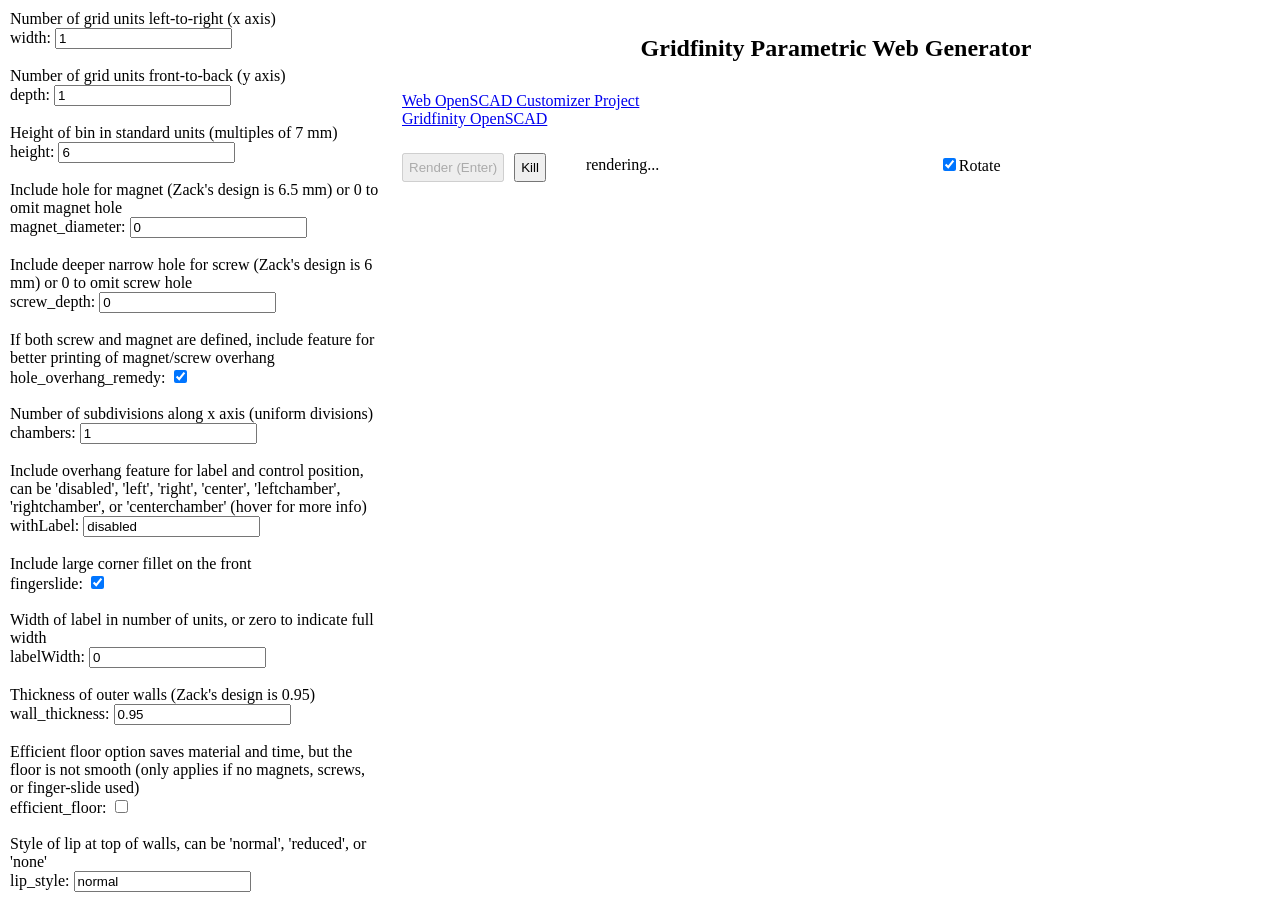
<file: openscad/gridfinity_bins.html>
<!DOCTYPE html>
<html>

<head>
  <script src="deps/three.min.js" defer></script>
  <script src="deps/Projector.js" defer></script>
  <script src="deps/stl_viewer.min.js" defer></script>
  <script src="deps/webgl_detector.js" defer></script>
  <script src="deps/OrbitControls.js" defer></script>
  <script src="deps/parser.min.js" defer></script>
  <script src="deps/TrackballControls.js" defer></script>
  <script src="deps/CanvasRenderer.js" defer></script>
  <script src="browserfs.min.js" defer></script>

  <script>
    const model_path = 'gridfinity_bins/gridfinity_basic_cup.scad';  // folder name (actually zip file) and source file name
  
    const outstl_name = 'model_out.stl';
  
    const model_default_params = {
      width: 1,
      depth: 1,
      height: 6,
      magnet_diameter: 0,
      screw_depth: 0,
      hole_overhang_remedy: true,
      chambers: 1,
      withLabel: "disabled",
      fingerslide: true,
      labelWidth: 0,
      wall_thickness: 0.95,
      efficient_floor: false,
      lip_style: "normal",
    };
    
    const model_param_desriptions = {
      width: "Number of grid units left-to-right (x axis)",
      depth: "Number of grid units front-to-back (y axis)",
      height: "Height of bin in standard units (multiples of 7 mm)",
      magnet_diameter: "Include hole for magnet (Zack's design is 6.5 mm) or 0 to omit magnet hole",
      screw_depth: "Include deeper narrow hole for screw (Zack's design is 6 mm) or 0 to omit screw hole",
      hole_overhang_remedy: "If both screw and magnet are defined, include feature for better printing of magnet/screw overhang",
      chambers: "Number of subdivisions along x axis (uniform divisions)",
      withLabel: "Include overhang feature for label and control position, can be 'disabled', 'left', 'right', 'center', 'leftchamber', 'rightchamber', or 'centerchamber' <span class='tooltip-trigger'>(hover for more info)</span><div class='tooltip-text'>When labelWidth (below) is nonzero and therefore not the full width of the bin, the label feature can be left, right, or center justified relative to the entire bin. If x-subdivisions (chambers) are 2 or greater, then 'leftchamber', 'rightchamber', or 'centerchamber' places a label feature on each subdivision, justified relative to the subdivision.</div>",
      fingerslide: "Include large corner fillet on the front",
      labelWidth: "Width of label in number of units, or zero to indicate full width",
      wall_thickness: "Thickness of outer walls (Zack's design is 0.95)",
      efficient_floor: "Efficient floor option saves material and time, but the floor is not smooth (only applies if no magnets, screws, or finger-slide used)",
      lip_style: "Style of lip at top of walls, can be 'normal', 'reduced', or 'none'",
    };
    
    (async() => {
      if ('serviceWorker' in navigator) {
        for (const reg of await navigator.serviceWorker.getRegistrations()) {
          try {
            reg.unregister()
          } catch (e) {
            console.error(e, e.stackTrace);
          }
        }
      }
    })();
  </script>
  
  <script src="filesystem.js" defer></script>
  <script type="module" src="main.js" defer></script>
  <style>
    .tooltip-trigger {
      position: relative;
      cursor: pointer;
    }

    .tooltip-text {
      position: absolute;
      visibility: hidden;
      background-color: #fff;
      border: 1px solid #ddd;
      padding: 5px;
      text-align: center;
      z-index: 1;
    }

    .tooltip-trigger:hover + .tooltip-text {
      visibility: visible;
    }

    body {
      margin: 0;
      min-height: 100vh;
      min-height: -webkit-fill-available;
    }

    html {
      height: -webkit-fill-available;
    }

    .root {
      display: flex;
      flex-direction: row;
      height: 100vh;
    }

    #editor-panel,
    #view-panel {
      padding: 10px;
    }

    #flip-mode {
      display: none;
      position: fixed;
      left: 5px;
      top: 5px;
      z-index: 10;
      font-size: large;
      padding: 10px 20px;
      margin: 5px 0;
    }

    .iPadShowKeyboard {
      right: 130px !important;
    }

    #view-panel {
      width: 70vw;
    }

    #editor-panel {
      width: 30vw;
      overflow-y: auto; /* Make left pane scrollable */
    }

    .row {
      display: flex;
      flex-direction: row;
    }

    .col {
      display: flex;
      flex-direction: column;
    }

    #run, #kill {
      padding: 5px;
      margin-top: 5px;
    }
    .button {
      margin-right: 10px;
    }
    .text {
      padding: 5px 0 5px 0;
    }
    .text-fragment {
      padding: 0 10px 0 10px;
      align-self: center;
    }
    .logs-container {
      overflow-y: auto;
      height: calc(min(200px, 30vh));
      position: relative;
    }
    .deep-link {
      position: absolute;
      top: 5px;
      right: 5px;
    }
    #features {
      position: fixed;
      bottom: 0;
    }
    .spacer {
      flex-grow: 1;
    }

    .title {
      text-align: center;
      width: 100%;
    }
    
    #viewer {
      min-height: 80vh;
    }

    @media only screen and (max-height: 600px),
           only screen and (max-width: 600px),
           only screen and (max-width: 767px),
           only screen and (max-aspect-ratio: 1/2) {
      .settings,
      .desktop {
        display: none;
      }
    }

    @media only screen and (max-width: 767px),
           only screen and (max-aspect-ratio: 1/2) {
      
      #flip-mode {
        display: block;
      }

      #viewer {
        padding: 10px 0;
        position: absolute;
        left: 0;
        top: 50px;
        right: 0;
        bottom: 0;
        width: 100vw;
      }

      #viewer {
        height: calc(100vh - 55px);
      }

      #link-container {
        position: absolute;
        bottom: 15px;
        right: 15px;
        z-index: 4;
      }

      .logs-container {
        position: absolute;
        bottom: 0;
        height: 30vh;
        width: 100vw;
        left: 0;
        z-index: 1;
        background-color: rgba(255,255,255,0.7) !important;
      }
      .logs-container pre {
        color: rgba(50, 50, 50, 0.9);
        font-family: Consolas, "Courier New", monospace;
        font-weight: normal;
        font-size: 12px;
      }

      #viewer {
        z-index: 0;
      }

      #viewer.focused {
        z-index: 3;
      }

      .features
      {
        display: none;
      }
    }
  
  </style>
</head>

<body>
  <div class="root row">
    <div id="editor-panel" class="col">
      <button id="flip-mode">Flip</button>
      <form id="params">
      <input type="submit" hidden />
      </form>
      <div>
      <br/>
      <a href='' id="permalink">Link to current parameters</a>
      </div>
      <div class="logs-container">
        <pre><code id="logs"></code></pre>
      </div>
    </div>
    <div id="view-panel" class="col">
      <div class="text title desktop">
        <h2>Gridfinity Parametric Web Generator</h2>
      </div>
      <div class="text desktop">
      <a href="https://github.com/vector76/Web_OpenSCAD_Customizer">Web OpenSCAD Customizer Project</a><br/>
      <a href="https://github.com/vector76/gridfinity_openscad">Gridfinity OpenSCAD</a>
      </div>
      <div class="text desktop">
      </div>
      <div class="row text">
        <button class="button settings" id="run">Render (Enter)</button>
        <button class="button settings" id="kill" disabled>Kill</button>
        <div class="text-fragment" id="link-container"></div>
        <div class="text-fragment settings" id="meta"></div>
        <span class="spacer settings"></span>
        <span class="text-fragment settings"><input type="checkbox" id="autorotate" checked>Rotate</span>
        <span class="spacer settings"></span>
      </div>
      <div id="viewer" tabindex="0"></div>
      <span id="features" class="features"></span>
    </div>
  </div>

</body>

</html>
</file>
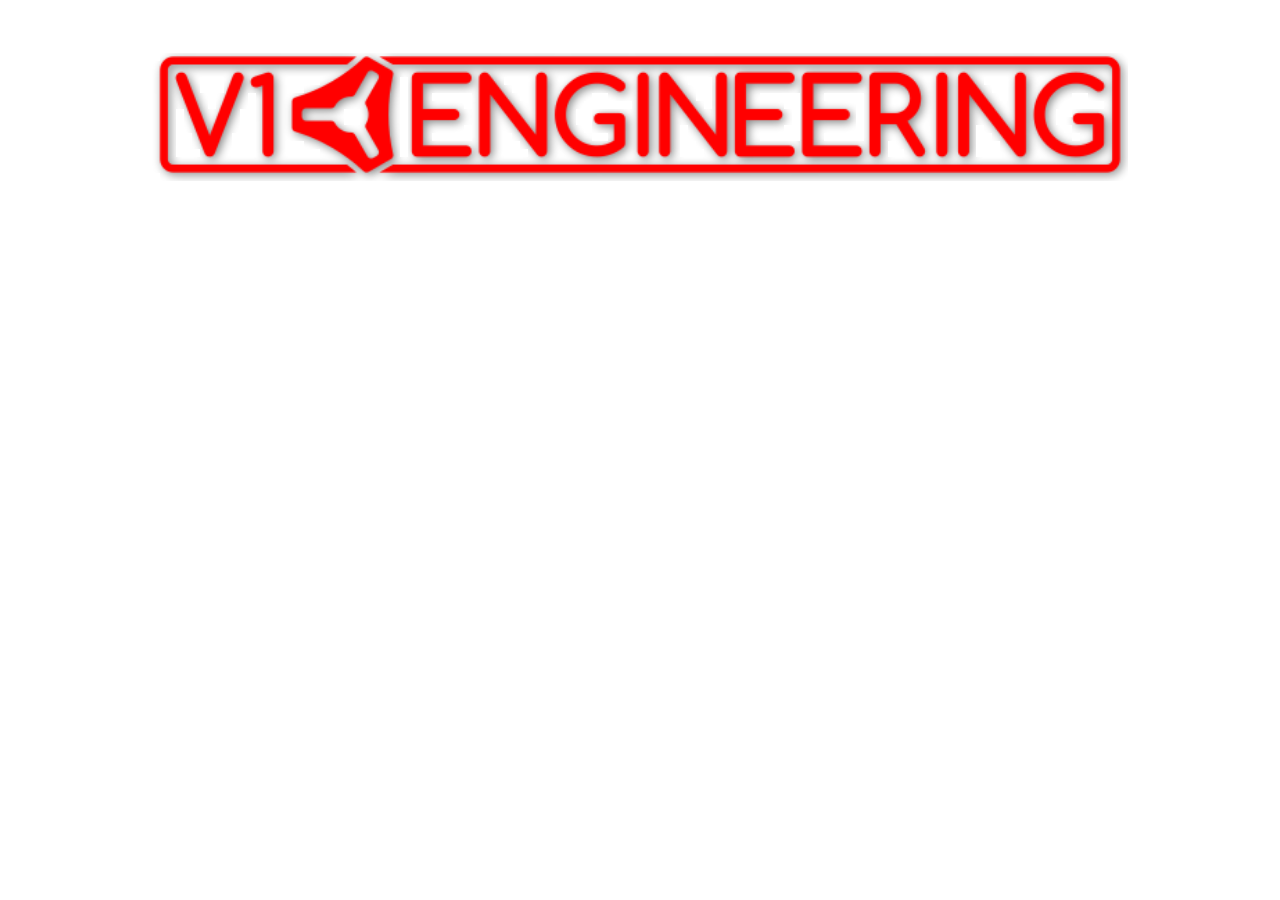
<file: v1e-10/gallery-viewer.htm>
<!DOCTYPE html>
<html lang="en">
<head>
  <meta charset="UTF-8" />
  <title>QR Code Explosion Demo – Final Refinement</title>
  <style>
    body { margin: 0; overflow: hidden; background: #fff; }
    canvas { display: block; }
  </style>
</head>
<body>
  <canvas id="logoCanvas"></canvas>
  <script>
    // ---------- TUNING / MAGIC CONSTANTS ----------
    // Filenames:
    const LOGO_FILENAME = 'logo.png';
    const QR_FILENAME = 'qr.png';
    const PROJECT_FILENAME = 'project.jpeg';

    // Layout / Canvas:
    const TICKER_HEIGHT = 150; // Height (in px) for the bottom ticker area

    // Physics constants:
    const GRAVITY = 0.3;                // Gravity acceleration per frame
    const BOUNCE_DAMPING = 0.5;         // Dampening on bounce (reduced from 0.7)
    const HORIZONTAL_FRICTION = 0.98;   // Friction applied to horizontal velocity each frame
    const VELOCITY_THRESHOLD = 0.5;     // Below this velocity, consider the tile stopped

    // Tessellation:
    const TILE_BASE_SIZE = 8;           // Size of each tile block (in pixels)
    const ALPHA_THRESHOLD = 20;         // Minimum alpha (0-255) needed from the block for a tile

    // QR Tile Sizing:
    const BASE_MAX_QR_SIZE = 30;        // Base max size (old value)
    const FINAL_QR_MULTIPLIER = 4;      // Multiplier used to interpolate QR tile size
    const FINAL_QR_SIZE = BASE_MAX_QR_SIZE * FINAL_QR_MULTIPLIER; // Final size before scaling project image
    const FINAL_QR_MULTIPLIER_NEW = 4;  // (Not used further – kept for reference)

    // Tile count / fade:
    const TILE_MAX_COUNT = 30;          // Maximum number of active QR tiles allowed
    let currentTileCount = 0;           // Global counter for active QR tiles
    const FADE_OUT_RATE = 0.002;         // Fade-out rate per frame for landed QR tiles (slower fade)
    const DUST_FADE_DURATION = 120;     // Frames for Dust tile fade-out (~2 seconds at 60fps)

    // Project Image (landing) constants:
    const PROJECT_IMAGE_FINAL_MULTIPLIER = 3; // Final project image = 3x final QR tile size
    const PROJECT_IMAGE_OVERSHOOT = 1.2;        // Overshoot factor (20% larger before settling)
    const PROJECT_IMAGE_ANIMATION_DURATION = 60; // Frames for the spring animation
    const PROJECT_IMAGE_CORNER_RADIUS = 10;     // Medium corner radius for project image

    // Explosion trigger radius (in pixels)
    const EXPLOSION_TRIGGER_RADIUS = 10;
    // QR tile birth rate limiting (in ms)
    const QR_BIRTH_RATE = 200;
    let lastQRBirthTime = 0;

    // Gentle horizontal acceleration for landed QR tiles sliding left.
    const HORIZONTAL_GRAVITY = false;
    const GENTLE_HORIZONTAL_ACCELERATION = -0.05;
    const MAX_HORIZONTAL_VELOCITY = -2; // Maximum leftward velocity for landed QR tiles

    // Horizontal repulsion constants.
    const REPULSION_FORCE = 0.05;
    const REPULSION_DISTANCE = FINAL_QR_SIZE * 3; // If centers are within 20 pixels, apply repulsion

    // Timer for reinitializing logo if no activity for 10 seconds.
    const REINIT_TIMEOUT = 10000;
    let lastActivityTime = Date.now();

    // ---------- SETUP CANVAS & ASSETS ----------
    const canvas = document.getElementById('logoCanvas');
    const ctx = canvas.getContext('2d');
    canvas.width = window.innerWidth;
    canvas.height = window.innerHeight;

    // Load images
    const logoImg = new Image();   logoImg.src = LOGO_FILENAME;
    const qrImg = new Image();       qrImg.src = QR_FILENAME;
    const projectImg = new Image(); projectImg.src = PROJECT_FILENAME;

    // Offscreen canvas for the scaled logo overlay
    const scaledLogoCanvas = document.createElement('canvas');
    const scaledLogoCtx = scaledLogoCanvas.getContext('2d');

    // Global logo positioning and tile array
    let logoXOffset = 0, logoYOffset = 0;
    let tiles = [];
    let assetsLoaded = 0;
    function onAssetLoaded() {
      assetsLoaded++;
      if (assetsLoaded === 3) { initLogo(); }
    }
    logoImg.onload = onAssetLoaded;
    qrImg.onload = onAssetLoaded;
    projectImg.onload = onAssetLoaded;

    // ---------- INITIALIZATION & TESSELLATION ----------
    function initLogo() {
      // Scale logo to 90% of the window width (maintaining aspect ratio)
      const scaleFactor = (window.innerWidth * 0.9) / logoImg.width;
      const scaledWidth = Math.round(logoImg.width * scaleFactor);
      const scaledHeight = Math.round(logoImg.height * scaleFactor);
      scaledLogoCanvas.width = scaledWidth;
      scaledLogoCanvas.height = scaledHeight;
      scaledLogoCtx.drawImage(logoImg, 0, 0, scaledWidth, scaledHeight);
      // Position logo higher in the canvas (closer to the top)
      logoXOffset = (canvas.width - scaledWidth) / 2;
      logoYOffset = canvas.height / 20;

      // Clear previous tiles and reset QR tile count
      tiles = [];
      currentTileCount = 0;

      // Get pixel data from the scaled logo and tessellate in blocks.
      const imageData = scaledLogoCtx.getImageData(0, 0, scaledWidth, scaledHeight);
      const data = imageData.data;
      for (let y = 0; y < scaledHeight; y += TILE_BASE_SIZE) {
        for (let x = 0; x < scaledWidth; x += TILE_BASE_SIZE) {
          // Compute max alpha in the TILE_BASE_SIZE block
          let maxAlpha = 0;
          for (let dy = 0; dy < TILE_BASE_SIZE; dy++) {
            for (let dx = 0; dx < TILE_BASE_SIZE; dx++) {
              const px = x + dx, py = y + dy;
              if (px >= scaledWidth || py >= scaledHeight) continue;
              const index = ((py * scaledWidth) + px) * 4;
              const alpha = data[index + 3];
              if (alpha > maxAlpha) { maxAlpha = alpha; }
            }
          }
          if (maxAlpha >= ALPHA_THRESHOLD) {
            tiles.push({
              originalX: logoXOffset + x,
              originalY: logoYOffset + y,
              x: logoXOffset + x,
              y: logoYOffset + y,
              baseSize: TILE_BASE_SIZE,
              vx: 0, vy: 0,
              exploded: false,
              type: null,        // Will be set to "QR" or "Dust" upon explosion
              overlayAlpha: 1,   // For the overlay drawn from the logo
              fullAlpha: 1,      // Overall opacity (for fade-out)
              landed: false,     // True when nearly stopped in ticker area
              landing: false,    // True when starting landing state (for QR tiles)
              projectAnimTime: 0,// Timer for project image spring animation
              dustLife: 0        // For Dust tiles: remaining life in frames
            });
          }
        }
      }
      // Initially render the tiled logo (using the overlay only)
      drawTiles();
    }

    // ---------- REINITIALIZE LOGO AFTER TIMEOUT ----------
    setInterval(function() {
      if (Date.now() - lastActivityTime > REINIT_TIMEOUT) {
        initLogo();
      }
    }, 1000);

    // ---------- EVENT LISTENERS ----------
    canvas.addEventListener('click', function(e) {
      const rect = canvas.getBoundingClientRect();
      lastActivityTime = Date.now();
      triggerExplosion(e.clientX - rect.left, e.clientY - rect.top);
    });
    canvas.addEventListener('mousemove', function(e) {
      const rect = canvas.getBoundingClientRect();
      lastActivityTime = Date.now();
      triggerExplosion(e.clientX - rect.left, e.clientY - rect.top);
    });

    // Trigger explosion for tiles near the pointer.
    function triggerExplosion(mouseX, mouseY) {
      let triggered = false;
      const now = Date.now();
      tiles.forEach(tile => {
        if (!tile.exploded) {
          const tileCenterX = tile.x + tile.baseSize / 2;
          const tileCenterY = tile.y + tile.baseSize / 2;
          const dx = tileCenterX - mouseX;
          const dy = tileCenterY - mouseY;
          if (Math.sqrt(dx * dx + dy * dy) < EXPLOSION_TRIGGER_RADIUS) {
            tile.exploded = true;
            // Rate-limit QR tile births: allow only if QR_BIRTH_RATE has passed.
            if (currentTileCount < TILE_MAX_COUNT && (now - lastQRBirthTime >= QR_BIRTH_RATE)) {
              tile.type = "QR";
              currentTileCount++;
              lastQRBirthTime = now;
            } else {
              tile.type = "Dust";
              tile.dustLife = DUST_FADE_DURATION;
            }
            // Give tile an initial push away from the pointer.
            const angle = Math.atan2(dy, dx) + (Math.random() - 0.5) * 0.5;
            const speed = Math.random() * 3 + 2;
            tile.vx = Math.cos(angle) * speed;
            tile.vy = Math.sin(angle) * speed;
            triggered = true;
          }
        }
      });
      if (triggered) { requestAnimationFrame(animate); }
    }

    // ---------- ANIMATION LOOP ----------
    function animate() {
      let animating = false;
      ctx.clearRect(0, 0, canvas.width, canvas.height);

      // Apply repulsion between exploded tiles
      for (let i = 0; i < tiles.length; i++) {
        for (let j = i + 1; j < tiles.length; j++) {
          let tile1 = tiles[i], tile2 = tiles[j];
          if (!tile1.exploded || !tile2.exploded) continue;
          let dx = (tile1.x + tile1.baseSize/2) - (tile2.x + tile2.baseSize/2);
          let distance = Math.abs(dx);
          if (distance < REPULSION_DISTANCE && distance > 0) {
            let force = REPULSION_FORCE / distance;
            let sign = Math.sign(dx);
            tile1.vx += force * sign;
            tile2.vx -= force * sign;
          }
        }
      }

      // Update each tile; remove fully faded ones.
      tiles = tiles.filter(tile => {
        if (tile.exploded) {
          // Apply physics: gravity & horizontal friction.
          tile.vy += GRAVITY;
          tile.vx *= HORIZONTAL_FRICTION;

          // For landed QR tiles, add gentle leftward acceleration.
          if (HORIZONTAL_GRAVITY && tile.landed && tile.type === "QR") {
            tile.vx += GENTLE_HORIZONTAL_ACCELERATION;
            if (tile.vx < MAX_HORIZONTAL_VELOCITY) { tile.vx = MAX_HORIZONTAL_VELOCITY; }
          }

          tile.x += tile.vx;
          tile.y += tile.vy;

          // Compute current size.
          let size;
          if (tile.type === "QR") {
            const tickerBoundary = canvas.height - TICKER_HEIGHT;
            const progress = Math.min(1, (tile.y - tile.originalY) / (tickerBoundary - tile.originalY));
            size = tile.baseSize + progress * (FINAL_QR_SIZE - tile.baseSize);
          } else { // Dust tiles remain constant.
            size = tile.baseSize;
          }

          // Bounce off left/right edges.
          if (tile.x < 0) { tile.x = 0; tile.vx = -tile.vx * BOUNCE_DAMPING; }
          if (tile.x + size > canvas.width) { tile.x = canvas.width - size; tile.vx = -tile.vx * BOUNCE_DAMPING; }
          // Bounce off the ticker floor.
          const tickerBoundary = canvas.height - TICKER_HEIGHT;
          if (tile.y + size > tickerBoundary) {
            tile.y = tickerBoundary - size;
            tile.vy = -tile.vy * BOUNCE_DAMPING;
            if (tile.type === "QR") {
              // Start landing state as soon as the tile bounces.
              if (!tile.landing) {
                tile.landing = true;
                tile.projectAnimTime = 0;
              }
              // If velocities are minimal, mark the tile as landed.
              if (Math.abs(tile.vx) < VELOCITY_THRESHOLD && Math.abs(tile.vy) < VELOCITY_THRESHOLD) {
                tile.landed = true;
              }
            }
          }
          // For QR tiles: once landed, continue fading out.
          if (tile.type === "QR" && tile.landed) {
            tile.fullAlpha -= FADE_OUT_RATE;
          } else if (tile.type === "Dust") {
            // Dust tiles fade away over a fixed duration.
            tile.dustLife--;
            tile.fullAlpha = tile.dustLife / DUST_FADE_DURATION;
          }
          // Increment project image animation time for QR tiles in landing state.
          if (tile.type === "QR" && tile.landing) {
            if (tile.projectAnimTime < PROJECT_IMAGE_ANIMATION_DURATION) { tile.projectAnimTime++; }
          }
          // If a QR tile is fully faded, decrement currentTileCount before removal.
          if (tile.type === "QR" && tile.fullAlpha <= 0) {
            currentTileCount--;
          }
          if (!tile.landed || tile.fullAlpha > 0) { animating = true; }
        }
        drawTile(tile);
        return tile.fullAlpha > 0;
      });
      if (animating) { requestAnimationFrame(animate); }
    }

    // ---------- DRAWING FUNCTION ----------
    function drawTile(tile) {
      let size;
      if (tile.exploded && tile.type === "QR") {
        const tickerBoundary = canvas.height - TICKER_HEIGHT;
        const progress = Math.min(1, (tile.y - tile.originalY) / (tickerBoundary - tile.originalY));
        size = tile.baseSize + progress * (FINAL_QR_SIZE - tile.baseSize);
      } else if (tile.exploded && tile.type === "Dust") {
        size = tile.baseSize;
      } else {
        size = tile.baseSize; // For non-exploded, use base size.
      }

      ctx.save();
      ctx.globalAlpha = tile.fullAlpha;

      if (!tile.exploded) {
        // Draw overlay tile from the logo so that the logo appears intact.
        const srcX = tile.originalX - logoXOffset;
        const srcY = tile.originalY - logoYOffset;
        ctx.drawImage(scaledLogoCanvas, srcX, srcY, tile.baseSize, tile.baseSize,
                      tile.x, tile.y, size, size);
      } else {
        if (tile.type === "QR") {
          // If in landing state, animate and draw the project image behind the QR tile.
          if (tile.landing) {
            const finalQRSize = FINAL_QR_SIZE;
            const projectFinalSize = finalQRSize * PROJECT_IMAGE_FINAL_MULTIPLIER;
            let t = tile.projectAnimTime / PROJECT_IMAGE_ANIMATION_DURATION;
            t = Math.min(1, t);
            // Simple spring effect: overshoot then settle.
            const currentProjectSize = projectFinalSize * (1 + (PROJECT_IMAGE_OVERSHOOT - 1) * Math.sin(Math.PI * t) * Math.exp(-3 * t));
            // Position project image so its bottom right aligns with the QR tile.
            const projX = tile.x + finalQRSize - currentProjectSize;
            const projY = tile.y + finalQRSize - currentProjectSize;
            //drawRoundedImage(ctx, projectImg, projX, projY, currentProjectSize, currentProjectSize, PROJECT_IMAGE_CORNER_RADIUS);
            ctx.drawImage(projectImg, projX, projY, currentProjectSize, currentProjectSize);
          }
          // Draw the QR tile.
          ctx.drawImage(qrImg, tile.x, tile.y, size, size);
          
          // Overlay the original logo’s section (fading out).
          //const srcX = tile.originalX - logoXOffset;
          //const srcY = tile.originalY - logoYOffset;
          //ctx.globalAlpha = tile.fullAlpha * tile.overlayAlpha;
          //ctx.drawImage(scaledLogoCanvas, srcX, srcY, tile.baseSize, tile.baseSize,
           //             tile.x, tile.y, size, size);
        } else if (tile.type === "Dust") {
          // Draw Dust tile as a constant-sized QR tile.
          //ctx.drawImage(qrImg, tile.x, tile.y, size, size);
          ctx.fillStyle = '#ff0000';
          ctx.fillRect(tile.x, tile.y, size, size);
        }
      }
      ctx.restore();
    }

    // ---------- UTILITY FUNCTIONS ----------
    // Draw an image with rounded corners.
    function drawRoundedImage(ctx, image, x, y, width, height, radius) {
      ctx.save();
      ctx.beginPath();
      roundedRect(ctx, x, y, width, height, radius);
      ctx.clip();
      ctx.drawImage(image, x, y, width, height);
      ctx.restore();
    }
    // Create a rounded rectangle path.
    function roundedRect(ctx, x, y, width, height, radius) {
      ctx.moveTo(x + radius, y);
      ctx.lineTo(x + width - radius, y);
      ctx.quadraticCurveTo(x + width, y, x + width, y + radius);
      ctx.lineTo(x + width, y + height - radius);
      ctx.quadraticCurveTo(x + width, y + height, x + width - radius, y + height);
      ctx.lineTo(x + radius, y + height);
      ctx.quadraticCurveTo(x, y + height, x, y + height - radius);
      ctx.lineTo(x, y + radius);
      ctx.quadraticCurveTo(x, y, x + radius, y);
      ctx.closePath();
    }
    function drawTiles() {
      ctx.clearRect(0, 0, canvas.width, canvas.height);
      tiles.forEach(tile => { drawTile(tile); });
    }
    window.addEventListener('resize', () => {
      canvas.width = window.innerWidth;
      canvas.height = window.innerHeight;
      drawTiles();
    });
  </script>
</body>
</html>
</file>
<file: ma-yuan-web/css/style.css>
/* ------------------------------------------------------------------ *
 *  style.css — museum-quiet framing for the animated scroll
 * ------------------------------------------------------------------ */
:root {
  --ink: #2b2117;
  --ink-soft: #4a3a26;
  --silk: #c3a463;
  --seal: #a8342a;
  --edge: rgba(60, 42, 18, 0.5);
}
* { box-sizing: border-box; margin: 0; padding: 0; }
html, body { height: 100%; }
body {
  background: #1a140c;
  font-family: "Iowan Old Style", "Palatino Linotype", Palatino, Georgia, "Times New Roman", serif;
  color: var(--ink);
  overflow: hidden;
}

#stage {
  position: fixed; inset: 0;
  box-shadow: inset 0 0 120px rgba(20, 12, 4, 0.55);
}
#sea { position: absolute; inset: 0; width: 100%; height: 100%; display: block; }

/* -- calligraphic title -------------------------------------------- */
.title {
  position: absolute; top: clamp(18px, 4vh, 46px); left: clamp(20px, 4vw, 58px);
  user-select: none; pointer-events: none;
}
.title .han {
  writing-mode: vertical-rl;
  font-family: KaiTi, STKaiti, "Kaiti SC", "Songti SC", "SimSun", serif;
  font-size: clamp(30px, 5.4vw, 62px);
  line-height: 1.02; letter-spacing: 0.04em;
  color: #241a10;
  text-shadow: 0 1px 0 rgba(255, 245, 220, 0.25);
}
.title .seal {
  writing-mode: vertical-rl;
  position: absolute; top: 6px; left: clamp(-30px, -3.2vw, -22px);
  font-family: KaiTi, STKaiti, "SimSun", serif;
  font-size: clamp(11px, 1.5vw, 15px); line-height: 1.05;
  color: #f6efe0; background: var(--seal);
  padding: 6px 4px; border-radius: 2px;
  box-shadow: 0 1px 3px rgba(0, 0, 0, 0.3);
  opacity: 0.92; transform: rotate(-0.5deg);
}
.title .subtitle {
  margin-top: 14px; font-size: clamp(13px, 1.7vw, 19px);
  font-style: italic; color: #33261629; color: #382a18;
  letter-spacing: 0.02em;
}
.title .tagline {
  margin-top: 3px; font-size: clamp(10px, 1.15vw, 12.5px);
  letter-spacing: 0.06em; text-transform: uppercase;
  color: rgba(56, 42, 24, 0.62);
}

/* -- floating event caption ---------------------------------------- */
#event-label {
  position: absolute; top: 12%; left: 50%; transform: translate(-50%, -8px);
  font-style: italic; font-size: clamp(14px, 2vw, 21px);
  color: #2b2013; letter-spacing: 0.02em;
  padding: 6px 16px; border-bottom: 1px solid var(--edge);
  opacity: 0; transition: opacity 0.6s ease, transform 0.6s ease;
  pointer-events: none; text-align: center;
}
#event-label.show { opacity: 1; transform: translate(-50%, 0); }

/* -- market readout ------------------------------------------------- */
.readout {
  position: absolute; top: clamp(18px, 4vh, 46px); right: clamp(20px, 4vw, 56px);
  text-align: right; user-select: none;
  color: #2a2013;
}
.r-date { font-size: clamp(12px, 1.5vw, 15px); letter-spacing: 0.08em; text-transform: uppercase; color: rgba(50, 36, 18, 0.7); }
.r-main { display: flex; align-items: baseline; justify-content: flex-end; gap: 10px; margin-top: 2px; }
.r-level { font-size: clamp(26px, 4.6vw, 46px); font-weight: 600; letter-spacing: 0.01em; }
.chg { font-size: clamp(13px, 1.8vw, 18px); font-variant-numeric: tabular-nums; }
.chg.up { color: #1f6b3a; }
.chg.down { color: #a8342a; }
.r-sea { margin-top: 4px; font-size: clamp(12px, 1.6vw, 15.5px); font-style: italic; color: #3a2c18; }
.r-sea .r-vol { font-style: normal; margin-left: 10px; color: rgba(50, 36, 18, 0.66); }
.r-sea .r-vol b { font-weight: 600; color: #2a2013; }
.volgauge {
  margin-top: 7px; margin-left: auto; width: clamp(120px, 20vw, 200px); height: 4px;
  background: rgba(60, 42, 18, 0.22); border-radius: 3px; overflow: hidden;
}
#vol-bar {
  height: 100%; width: 12%;
  background: linear-gradient(90deg, #4a7c59, #c9a227 55%, #a8342a);
  transition: width 0.25s ease;
}

/* -- transport / timeline ------------------------------------------ */
.transport {
  position: absolute; left: clamp(20px, 4vw, 56px); right: clamp(20px, 4vw, 56px);
  bottom: clamp(40px, 8vh, 62px);
  display: flex; align-items: center; gap: 16px;
}
.play {
  flex: none; width: 44px; height: 44px; border-radius: 50%;
  border: 1px solid var(--edge); background: rgba(245, 236, 214, 0.55);
  color: #2b2117; font-size: 15px; cursor: pointer; line-height: 1;
  backdrop-filter: blur(2px); transition: background 0.2s, transform 0.1s;
}
.play:hover { background: rgba(245, 236, 214, 0.85); }
.play:active { transform: scale(0.94); }

.timeline { position: relative; flex: 1; height: 46px; }
#spark { position: absolute; inset: 0; width: 100%; height: 100%; }
#scrub {
  position: absolute; inset: 0; width: 100%; height: 100%; margin: 0;
  -webkit-appearance: none; appearance: none; background: transparent; cursor: pointer;
}
#scrub::-webkit-slider-thumb { -webkit-appearance: none; width: 3px; height: 46px; background: transparent; }
#scrub::-moz-range-thumb { width: 3px; height: 46px; background: transparent; border: none; }
#scrub::-moz-range-track { background: transparent; }
#playhead {
  position: absolute; top: 0; bottom: 0; width: 2px; margin-left: -1px;
  background: #7a1f18; box-shadow: 0 0 6px rgba(122, 31, 24, 0.6);
  pointer-events: none;
}
#playhead::after {
  content: ''; position: absolute; top: -3px; left: -3px;
  width: 8px; height: 8px; border-radius: 50%; background: #7a1f18;
}
.timeline::before {
  content: ''; position: absolute; left: 0; right: 0; bottom: 0; height: 1px;
  background: var(--edge);
}

select#gran {
  flex: none; font-family: inherit; font-size: 13px; color: #2b2117;
  background: rgba(245, 236, 214, 0.55); border: 1px solid var(--edge);
  border-radius: 4px; padding: 7px 8px; cursor: pointer;
}

/* -- event jump chips ---------------------------------------------- */
.chips {
  position: absolute; left: clamp(20px, 4vw, 56px);
  bottom: clamp(14px, 3vh, 24px);
  display: flex; gap: 8px; flex-wrap: wrap;
}
.chip {
  font-family: inherit; font-size: 12px; letter-spacing: 0.03em;
  color: #3a2c18; background: rgba(245, 236, 214, 0.4);
  border: 1px solid var(--edge); border-radius: 20px; padding: 5px 13px;
  cursor: pointer; transition: background 0.18s, color 0.18s;
}
.chip:hover { background: var(--seal); color: #f6efe0; border-color: var(--seal); }

@media (max-width: 640px) {
  .title .subtitle { display: none; }
  .readout .r-sea .r-vol { display: none; }
  .chips { display: none; }
}
</file>
